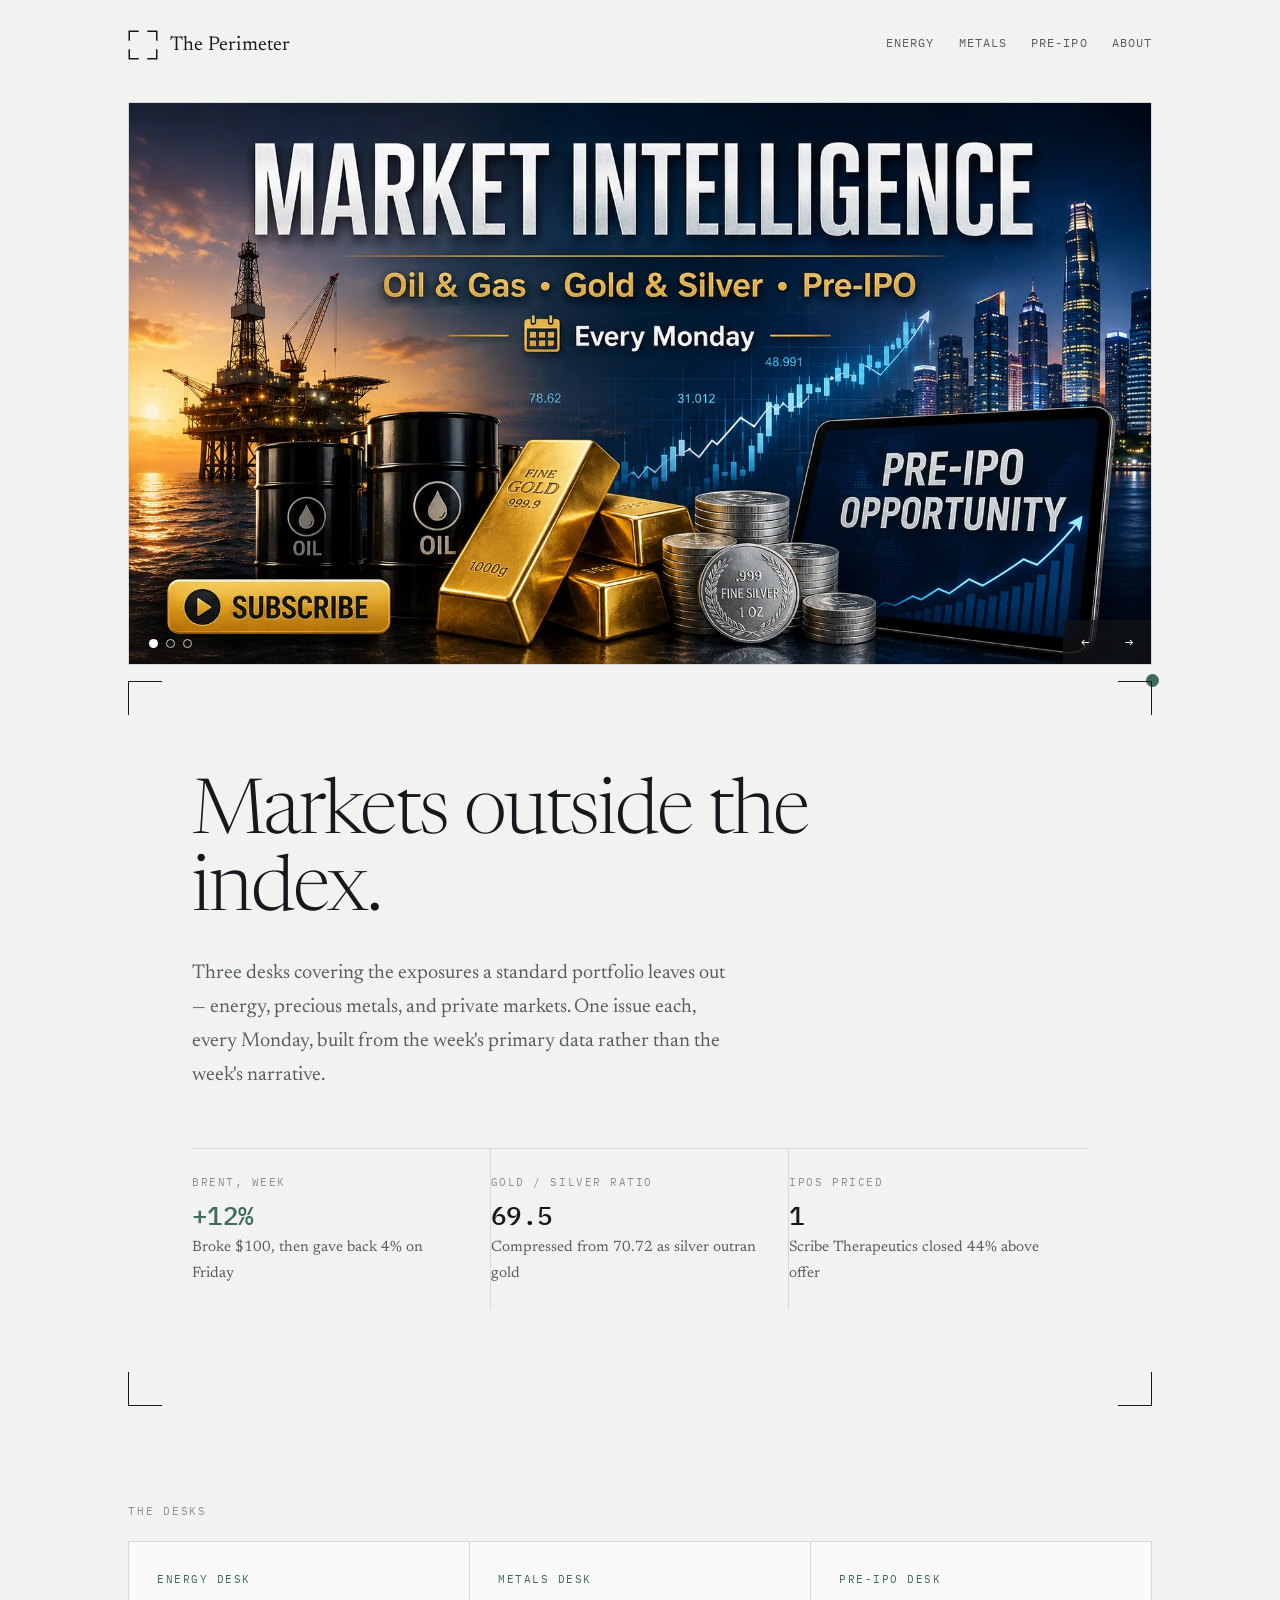
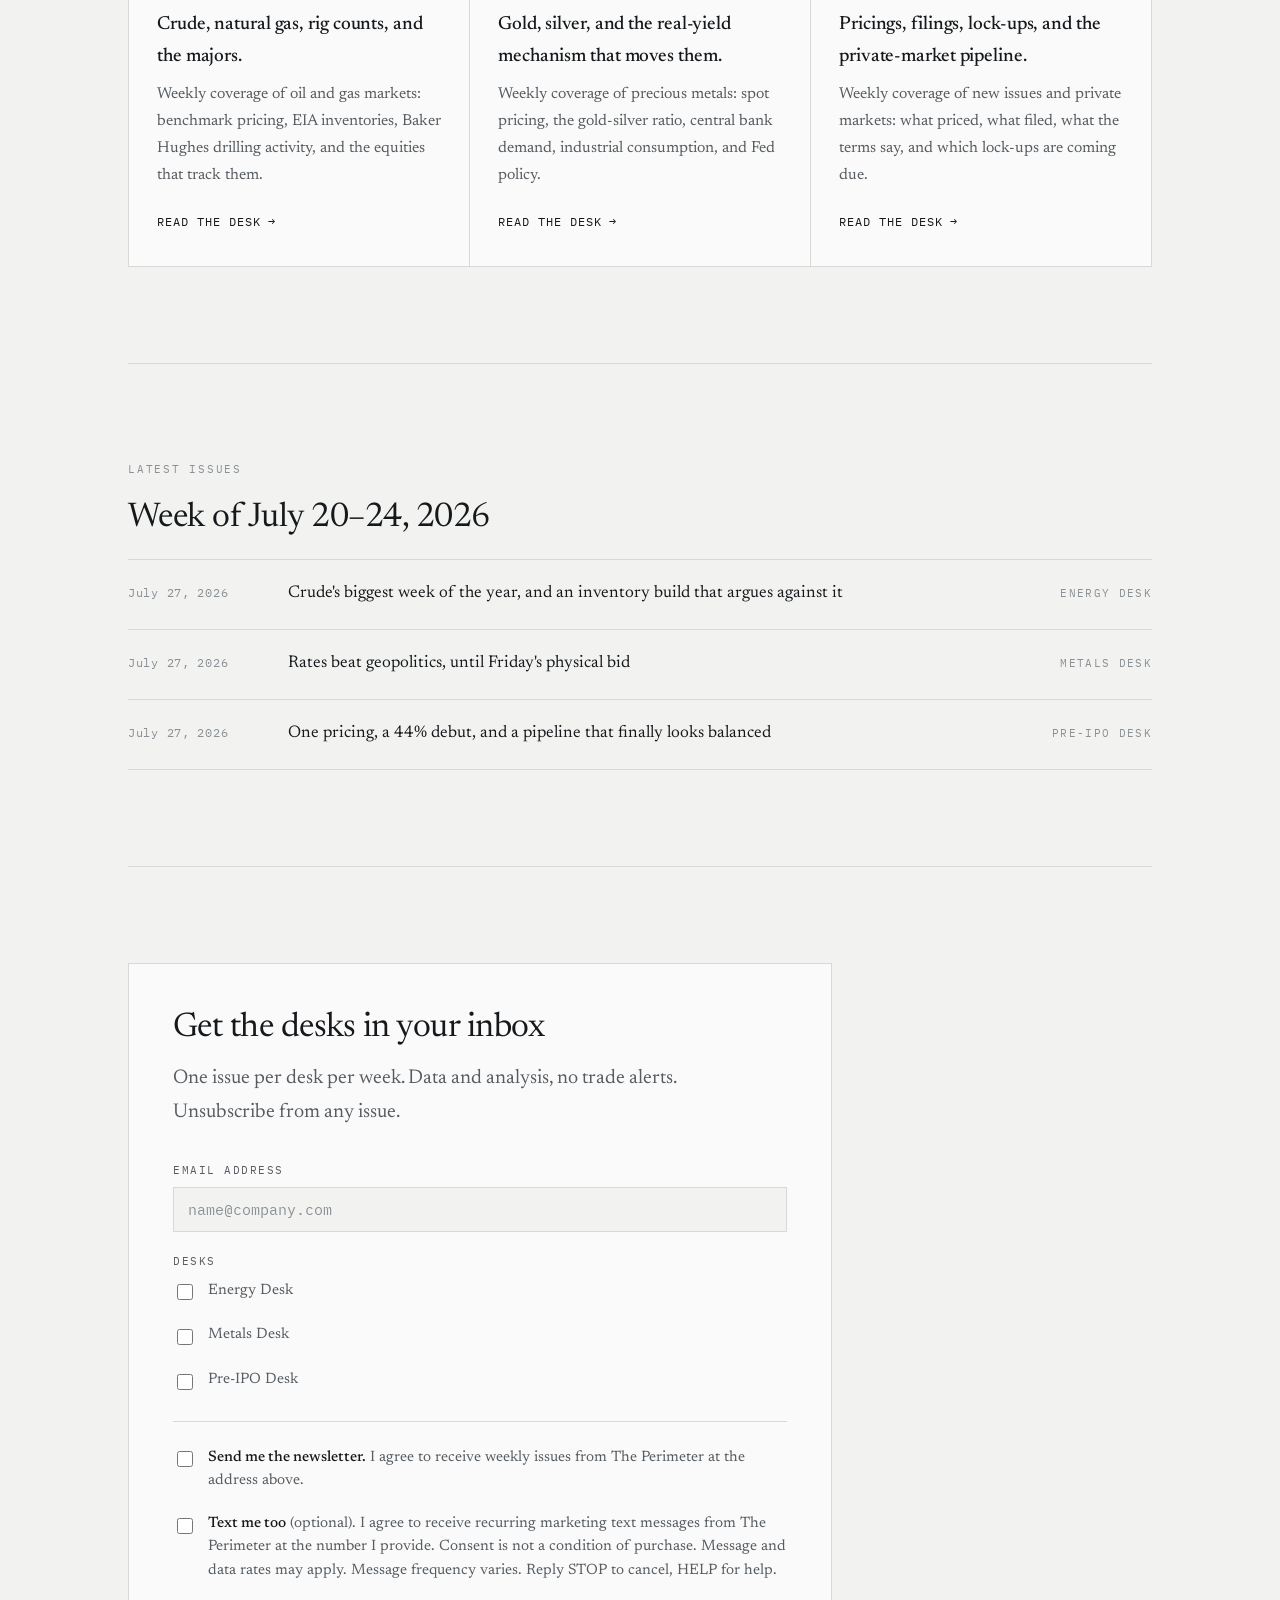
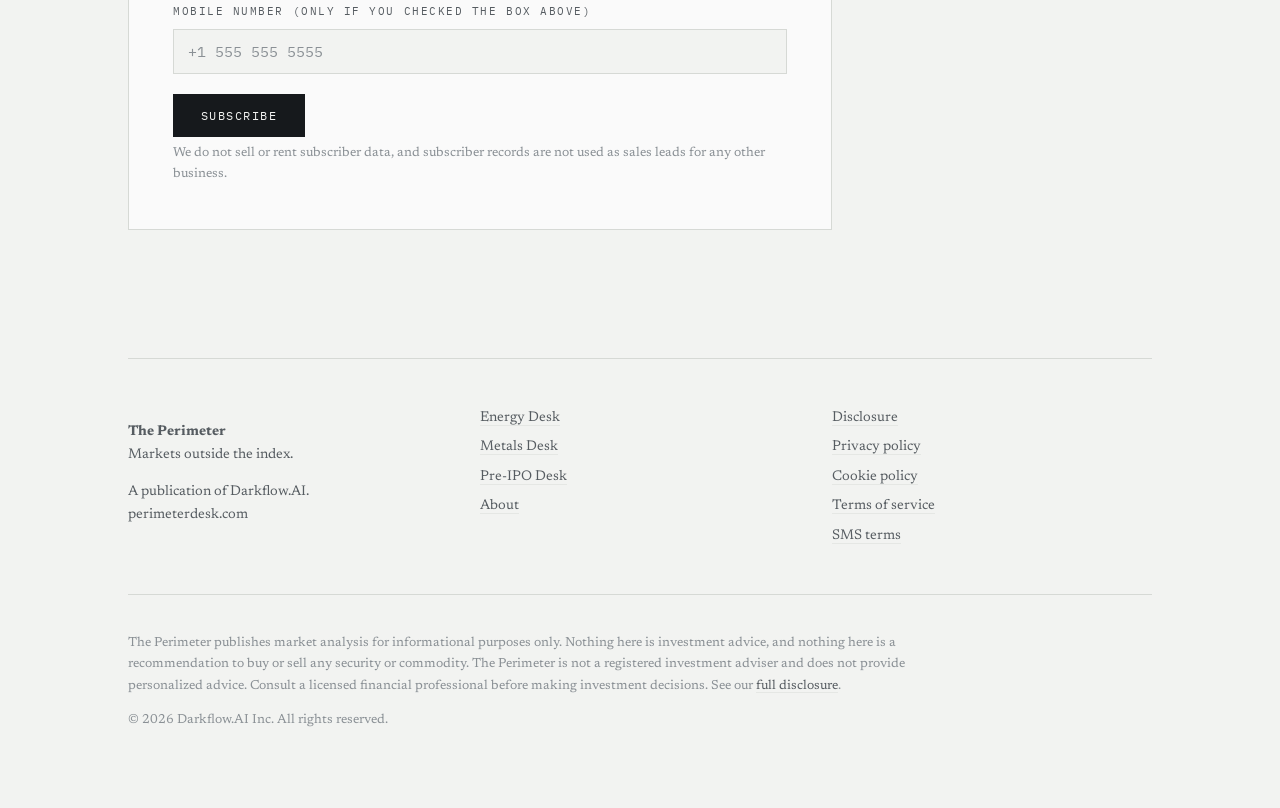
<file: index.html>
<!DOCTYPE html>
<html lang="en">
<head>
<meta charset="utf-8">
<meta name="viewport" content="width=device-width, initial-scale=1">
<title>The Perimeter — markets outside the index</title>
<meta name="description" content="Weekly research on energy, precious metals, and pre-IPO markets. Three desks, one issue each per week.">
<link rel="icon" href="assets/logo.svg" type="image/svg+xml">
<link rel="stylesheet" href="assets/style.css">
</head>
<body>
<div class="shell">
<header class="masthead">
<a class="brand" href="index.html"><svg width="30" height="30" viewBox="0 0 48 48" aria-hidden="true">
<g fill="none" stroke="#16191C" stroke-width="2.4" stroke-linecap="square">
<path d="M2,16 L2,2 L16,2"/><path d="M32,2 L46,2 L46,16"/>
<path d="M46,32 L46,46 L32,46"/><path d="M16,46 L2,46 L2,32"/></g></svg><span class="brand-name">The Perimeter</span></a>
<nav class="nav"><a href="energy.html">Energy</a><a href="metals.html">Metals</a><a href="preipo.html">Pre-IPO</a><a href="about.html">About</a></nav>
</header>
</div>
<div class="shell">

<div class="slider" role="region" aria-roledescription="carousel" aria-label="Featured">
<div class="slides">

<div class="slide is-on" role="group" aria-roledescription="slide" aria-label="1 of 3: Market intelligence">
<picture>
<source srcset="assets/img/slide-market-intelligence.webp" type="image/webp">
<img src="assets/img/slide-market-intelligence.jpg" width="1600" height="878"
alt="Market intelligence: oil and gas, gold and silver, and pre-IPO coverage, every Monday." fetchpriority="high">
</picture>
<a class="hotspot" href="#subscribe">Subscribe</a>
</div>

<div class="slide" role="group" aria-roledescription="slide" aria-label="2 of 3: This week">
<div class="slide-type">
<p class="eyebrow">Week of July 20&ndash;24</p>
<h2>Brent broke $100, then gave a third of it back.</h2>
<p>The rally was a risk premium, not a shortage &mdash; inventories built while prices ran.
The Energy Desk has the rig counts and the inventory math.</p>
<a class="slide-cta" href="energy.html">Read the Energy Desk</a>
</div>
</div>

<div class="slide" role="group" aria-roledescription="slide" aria-label="3 of 3: How we publish">
<div class="slide-type">
<p class="eyebrow">How we publish</p>
<h2>Numbers, sourced. No alerts, no picks.</h2>
<p>Every issue is built from primary data &mdash; exchange settlements, EIA and Baker Hughes
releases, SEC filings. We take no payment from any company we cover.</p>
<a class="slide-cta" href="about.html">What we publish</a>
</div>
</div>

</div>
<div class="slider-dots">
<button type="button" data-go="0" aria-current="true" aria-label="Show slide 1"></button>
<button type="button" data-go="1" aria-label="Show slide 2"></button>
<button type="button" data-go="2" aria-label="Show slide 3"></button>
</div>
<div class="slider-nav">
<button type="button" data-nav="prev" aria-label="Previous slide">&larr;</button>
<button type="button" data-nav="next" aria-label="Next slide">&rarr;</button>
</div>
</div>

<div class="perimeter">
<span class="c-bl"></span><span class="c-br"></span><span class="dot-out"></span>
<h1>Markets outside the index.</h1>
<p class="lede">Three desks covering the exposures a standard portfolio leaves out — energy,
precious metals, and private markets. One issue each, every Monday, built from the week's
primary data rather than the week's narrative.</p>

<div class="strip">
<div class="stat">
<span class="stat-label">Brent, week</span>
<span class="stat-fig up">+12%</span>
<span class="stat-note">Broke $100, then gave back 4% on Friday</span>
</div>
<div class="stat">
<span class="stat-label">Gold / silver ratio</span>
<span class="stat-fig">69.5</span>
<span class="stat-note">Compressed from 70.72 as silver outran gold</span>
</div>
<div class="stat">
<span class="stat-label">IPOs priced</span>
<span class="stat-fig">1</span>
<span class="stat-note">Scribe Therapeutics closed 44% above offer</span>
</div>
</div>
</div>

<section>
<p class="eyebrow">The desks</p>
<div class="desks"><a class="desk" href="energy.html">
<span class="desk-tag">Energy Desk</span>
<h3>Crude, natural gas, rig counts, and the majors.</h3>
<p>Weekly coverage of oil and gas markets: benchmark pricing, EIA inventories, Baker Hughes drilling activity, and the equities that track them.</p>
<span class="desk-go">Read the desk &rarr;</span></a><a class="desk" href="metals.html">
<span class="desk-tag">Metals Desk</span>
<h3>Gold, silver, and the real-yield mechanism that moves them.</h3>
<p>Weekly coverage of precious metals: spot pricing, the gold-silver ratio, central bank demand, industrial consumption, and Fed policy.</p>
<span class="desk-go">Read the desk &rarr;</span></a><a class="desk" href="preipo.html">
<span class="desk-tag">Pre-IPO Desk</span>
<h3>Pricings, filings, lock-ups, and the private-market pipeline.</h3>
<p>Weekly coverage of new issues and private markets: what priced, what filed, what the terms say, and which lock-ups are coming due.</p>
<span class="desk-go">Read the desk &rarr;</span></a></div>
</section>

<section>
<p class="eyebrow">Latest issues</p>
<h2>Week of July 20&ndash;24, 2026</h2>
<ul class="issues"><li><a href="issues/2026-07-27-energy.html">
<span class="issue-date">July 27, 2026</span>
<span class="issue-title">Crude's biggest week of the year, and an inventory build that argues against it</span>
<span class="issue-desk">Energy Desk</span></a></li><li><a href="issues/2026-07-27-metals.html">
<span class="issue-date">July 27, 2026</span>
<span class="issue-title">Rates beat geopolitics, until Friday's physical bid</span>
<span class="issue-desk">Metals Desk</span></a></li><li><a href="issues/2026-07-27-preipo.html">
<span class="issue-date">July 27, 2026</span>
<span class="issue-title">One pricing, a 44% debut, and a pipeline that finally looks balanced</span>
<span class="issue-desk">Pre-IPO Desk</span></a></li></ul>
</section>

<section id="subscribe">
<div class="signup">
<h2>Get the desks in your inbox</h2>
<p class="lede">One issue per desk per week. Data and analysis, no trade alerts. Unsubscribe from any issue.</p>
<form action="https://backend.leadconnectorhq.com/forms/submit" method="POST">
<input type="hidden" name="formId" value="REPLACE_WITH_YOUR_GHL_FORM_ID">

<div class="field">
<label for="email">Email address</label>
<input type="email" id="email" name="email" placeholder="name@company.com" required>
</div>
<div class="field">
<label for="desks">Desks</label>
<div class="check"><input type="checkbox" id="d1" name="desk_energy" value="yes"><span>Energy Desk</span></div>
<div class="check"><input type="checkbox" id="d2" name="desk_metals" value="yes"><span>Metals Desk</span></div>
<div class="check"><input type="checkbox" id="d3" name="desk_preipo" value="yes"><span>Pre-IPO Desk</span></div>
</div>
<div class="checks">
<div class="check">
<input type="checkbox" id="consent_email" name="consent_email" value="yes" required>
<span><strong>Send me the newsletter.</strong> I agree to receive weekly issues from The Perimeter
at the address above.</span>
</div>
<div class="check">
<input type="checkbox" id="consent_sms" name="consent_sms" value="yes">
<span><strong>Text me too</strong> (optional). I agree to receive recurring marketing text messages
from The Perimeter at the number I provide. Consent is not a condition of purchase. Message and data
rates may apply. Message frequency varies. Reply STOP to cancel, HELP for help.</span>
</div>
<div class="field">
<label for="phone">Mobile number (only if you checked the box above)</label>
<input type="tel" id="phone" name="phone" placeholder="+1 555 555 5555">
</div>
</div>
<button type="submit">Subscribe</button>
<p class="fineprint">We do not sell or rent subscriber data, and subscriber records are not used as
sales leads for any other business.</p>
</form>
</div>
</section>
</div>
<div class="shell">
<footer>
<div class="foot-grid">
<div>
<p><strong>The Perimeter</strong><br>Markets outside the index.</p>
<p>A publication of Darkflow.AI.<br>perimeterdesk.com</p>
</div>
<div>
<ul>
<li><a href="energy.html">Energy Desk</a></li>
<li><a href="metals.html">Metals Desk</a></li>
<li><a href="preipo.html">Pre-IPO Desk</a></li>
<li><a href="about.html">About</a></li>
</ul>
</div>
<div>
<ul>
<li><a href="disclosure.html">Disclosure</a></li>
<li><a href="privacy.html">Privacy policy</a></li>
<li><a href="cookies.html">Cookie policy</a></li>
<li><a href="terms.html">Terms of service</a></li>
<li><a href="sms.html">SMS terms</a></li>
</ul>
</div>
</div>
<div class="legal">
<p>The Perimeter publishes market analysis for informational purposes only. Nothing here is investment
advice, and nothing here is a recommendation to buy or sell any security or commodity. The Perimeter is
not a registered investment adviser and does not provide personalized advice. Consult a licensed
financial professional before making investment decisions. See our
<a href="disclosure.html">full disclosure</a>.</p>
<p>&copy; 2026 Darkflow.AI Inc. All rights reserved.</p>
</div>
</footer>
</div>
<script>
(function () {
  var root = document.querySelector('.slider');
  if (!root) return;
  var slides = Array.prototype.slice.call(root.querySelectorAll('.slide'));
  var dots = Array.prototype.slice.call(root.querySelectorAll('.slider-dots button'));
  var i = 0, timer = null;
  var still = window.matchMedia('(prefers-reduced-motion: reduce)').matches;

  function show(n) {
    i = (n + slides.length) % slides.length;
    slides.forEach(function (s, k) { s.classList.toggle('is-on', k === i); });
    dots.forEach(function (d, k) {
      if (k === i) { d.setAttribute('aria-current', 'true'); }
      else { d.removeAttribute('aria-current'); }
    });
  }
  function start() { if (still) return; stop(); timer = setInterval(function () { show(i + 1); }, 7000); }
  function stop() { if (timer) { clearInterval(timer); timer = null; } }

  root.querySelector('[data-nav="next"]').addEventListener('click', function () { show(i + 1); start(); });
  root.querySelector('[data-nav="prev"]').addEventListener('click', function () { show(i - 1); start(); });
  dots.forEach(function (d) {
    d.addEventListener('click', function () { show(parseInt(d.dataset.go, 10)); start(); });
  });

  root.addEventListener('mouseenter', stop);
  root.addEventListener('mouseleave', start);
  root.addEventListener('focusin', stop);
  root.addEventListener('focusout', start);
  root.addEventListener('keydown', function (e) {
    if (e.key === 'ArrowRight') { show(i + 1); start(); }
    if (e.key === 'ArrowLeft') { show(i - 1); start(); }
  });

  start();
})();
</script>
</body>
</html>
</file>
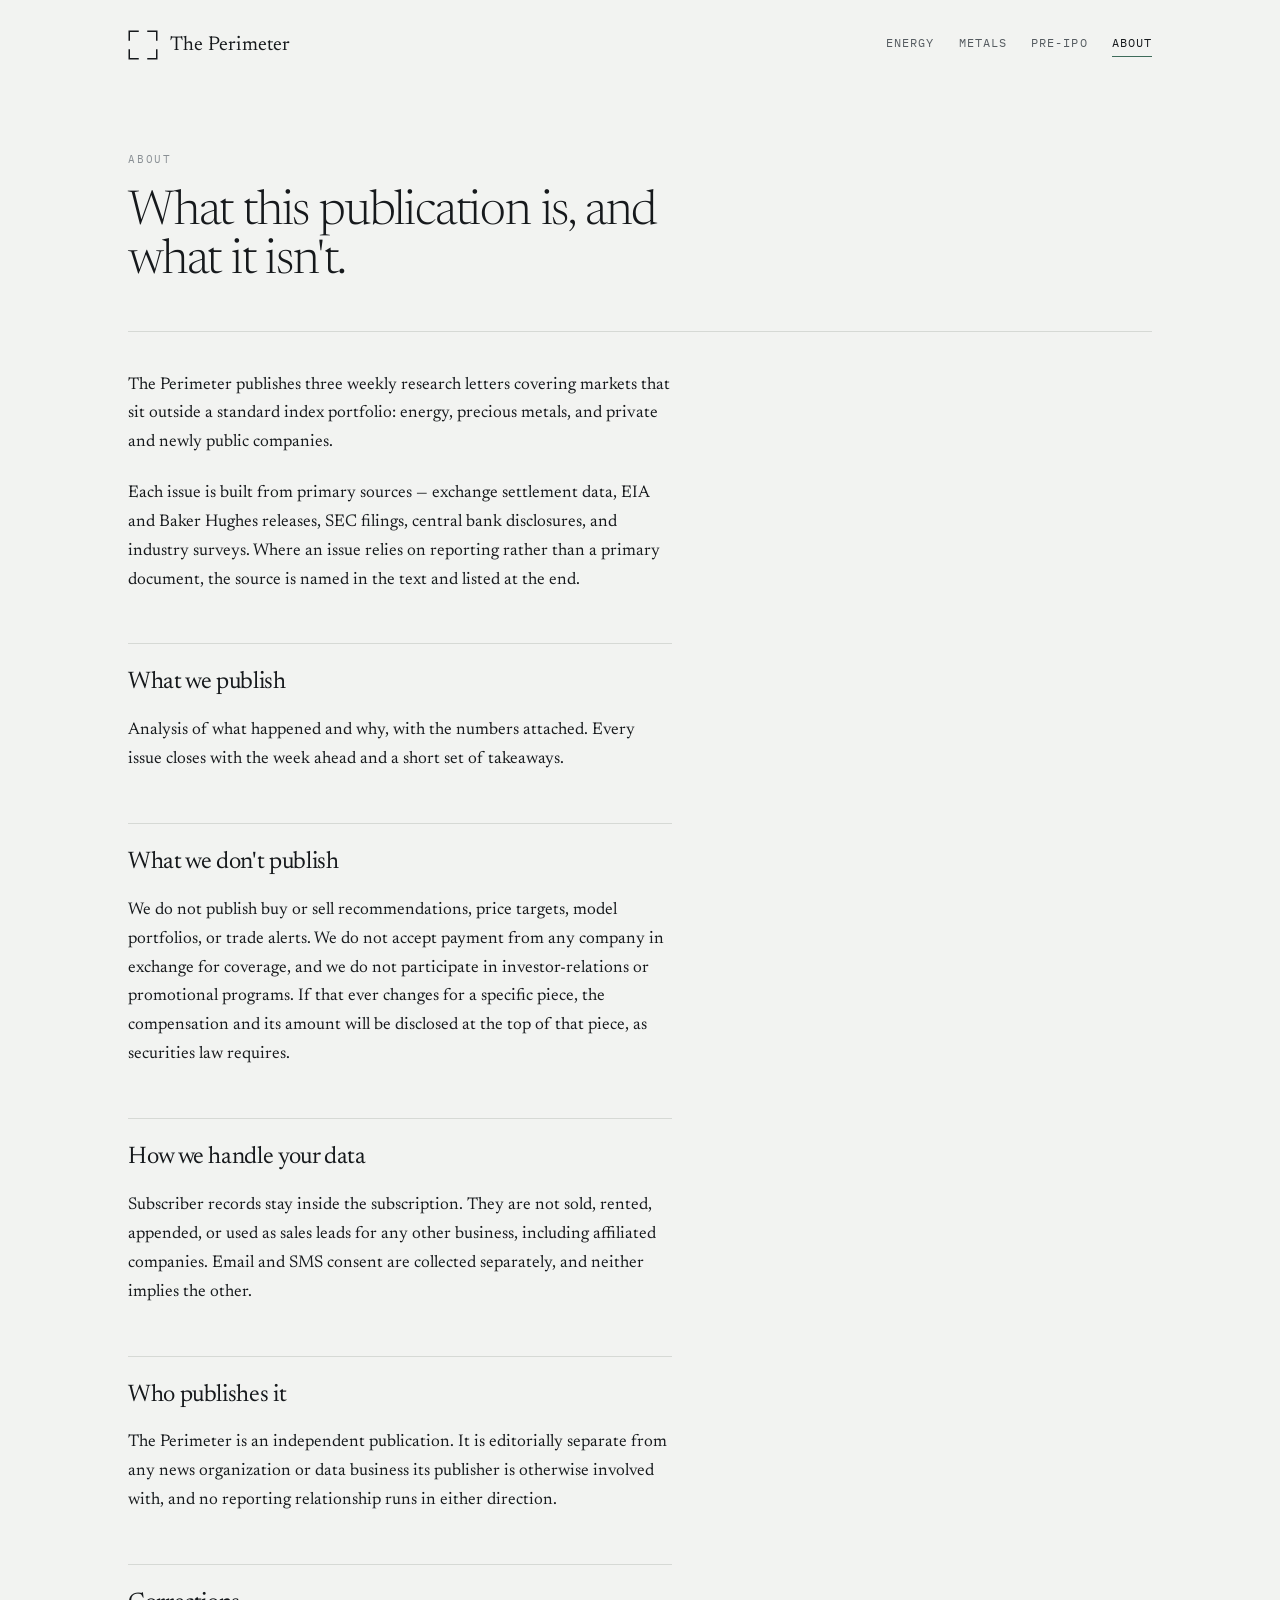
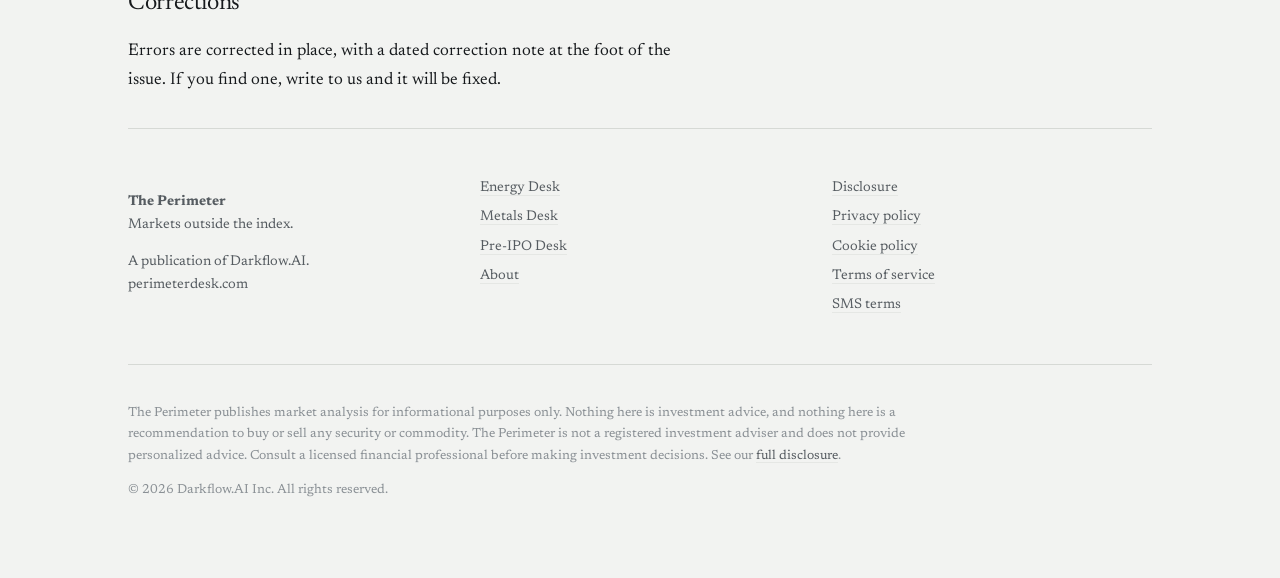
<file: about.html>
<!DOCTYPE html>
<html lang="en">
<head>
<meta charset="utf-8">
<meta name="viewport" content="width=device-width, initial-scale=1">
<title>About — The Perimeter</title>
<meta name="description" content="What The Perimeter publishes, how it is funded, and what it is not.">
<link rel="icon" href="assets/logo.svg" type="image/svg+xml">
<link rel="stylesheet" href="assets/style.css">
</head>
<body>
<div class="shell">
<header class="masthead">
<a class="brand" href="index.html"><svg width="30" height="30" viewBox="0 0 48 48" aria-hidden="true">
<g fill="none" stroke="#16191C" stroke-width="2.4" stroke-linecap="square">
<path d="M2,16 L2,2 L16,2"/><path d="M32,2 L46,2 L46,16"/>
<path d="M46,32 L46,46 L32,46"/><path d="M16,46 L2,46 L2,32"/></g></svg><span class="brand-name">The Perimeter</span></a>
<nav class="nav"><a href="energy.html">Energy</a><a href="metals.html">Metals</a><a href="preipo.html">Pre-IPO</a><a href="about.html" aria-current="page">About</a></nav>
</header>
</div>
<div class="shell">
<div class="issue-head">
<p class="eyebrow">About</p>
<h1>What this publication is, and what it isn't.</h1>
</div>
<div class="prose">
<p>The Perimeter publishes three weekly research letters covering markets that sit outside a standard
index portfolio: energy, precious metals, and private and newly public companies.</p>

<p>Each issue is built from primary sources — exchange settlement data, EIA and Baker Hughes releases,
SEC filings, central bank disclosures, and industry surveys. Where an issue relies on reporting rather
than a primary document, the source is named in the text and listed at the end.</p>

<h2>What we publish</h2>
<p>Analysis of what happened and why, with the numbers attached. Every issue closes with the week ahead
and a short set of takeaways.</p>

<h2>What we don't publish</h2>
<p>We do not publish buy or sell recommendations, price targets, model portfolios, or trade alerts.
We do not accept payment from any company in exchange for coverage, and we do not participate in
investor-relations or promotional programs. If that ever changes for a specific piece, the compensation
and its amount will be disclosed at the top of that piece, as securities law requires.</p>

<h2>How we handle your data</h2>
<p>Subscriber records stay inside the subscription. They are not sold, rented, appended, or used as
sales leads for any other business, including affiliated companies. Email and SMS consent are collected
separately, and neither implies the other.</p>

<h2>Who publishes it</h2>
<p>The Perimeter is an independent publication. It is editorially separate from any news organization
or data business its publisher is otherwise involved with, and no reporting relationship runs in either
direction.</p>

<h2>Corrections</h2>
<p>Errors are corrected in place, with a dated correction note at the foot of the issue. If you find
one, write to us and it will be fixed.</p>
</div>
</div>
<div class="shell">
<footer>
<div class="foot-grid">
<div>
<p><strong>The Perimeter</strong><br>Markets outside the index.</p>
<p>A publication of Darkflow.AI.<br>perimeterdesk.com</p>
</div>
<div>
<ul>
<li><a href="energy.html">Energy Desk</a></li>
<li><a href="metals.html">Metals Desk</a></li>
<li><a href="preipo.html">Pre-IPO Desk</a></li>
<li><a href="about.html">About</a></li>
</ul>
</div>
<div>
<ul>
<li><a href="disclosure.html">Disclosure</a></li>
<li><a href="privacy.html">Privacy policy</a></li>
<li><a href="cookies.html">Cookie policy</a></li>
<li><a href="terms.html">Terms of service</a></li>
<li><a href="sms.html">SMS terms</a></li>
</ul>
</div>
</div>
<div class="legal">
<p>The Perimeter publishes market analysis for informational purposes only. Nothing here is investment
advice, and nothing here is a recommendation to buy or sell any security or commodity. The Perimeter is
not a registered investment adviser and does not provide personalized advice. Consult a licensed
financial professional before making investment decisions. See our
<a href="disclosure.html">full disclosure</a>.</p>
<p>&copy; 2026 Darkflow.AI Inc. All rights reserved.</p>
</div>
</footer>
</div>

</body>
</html>
</file>
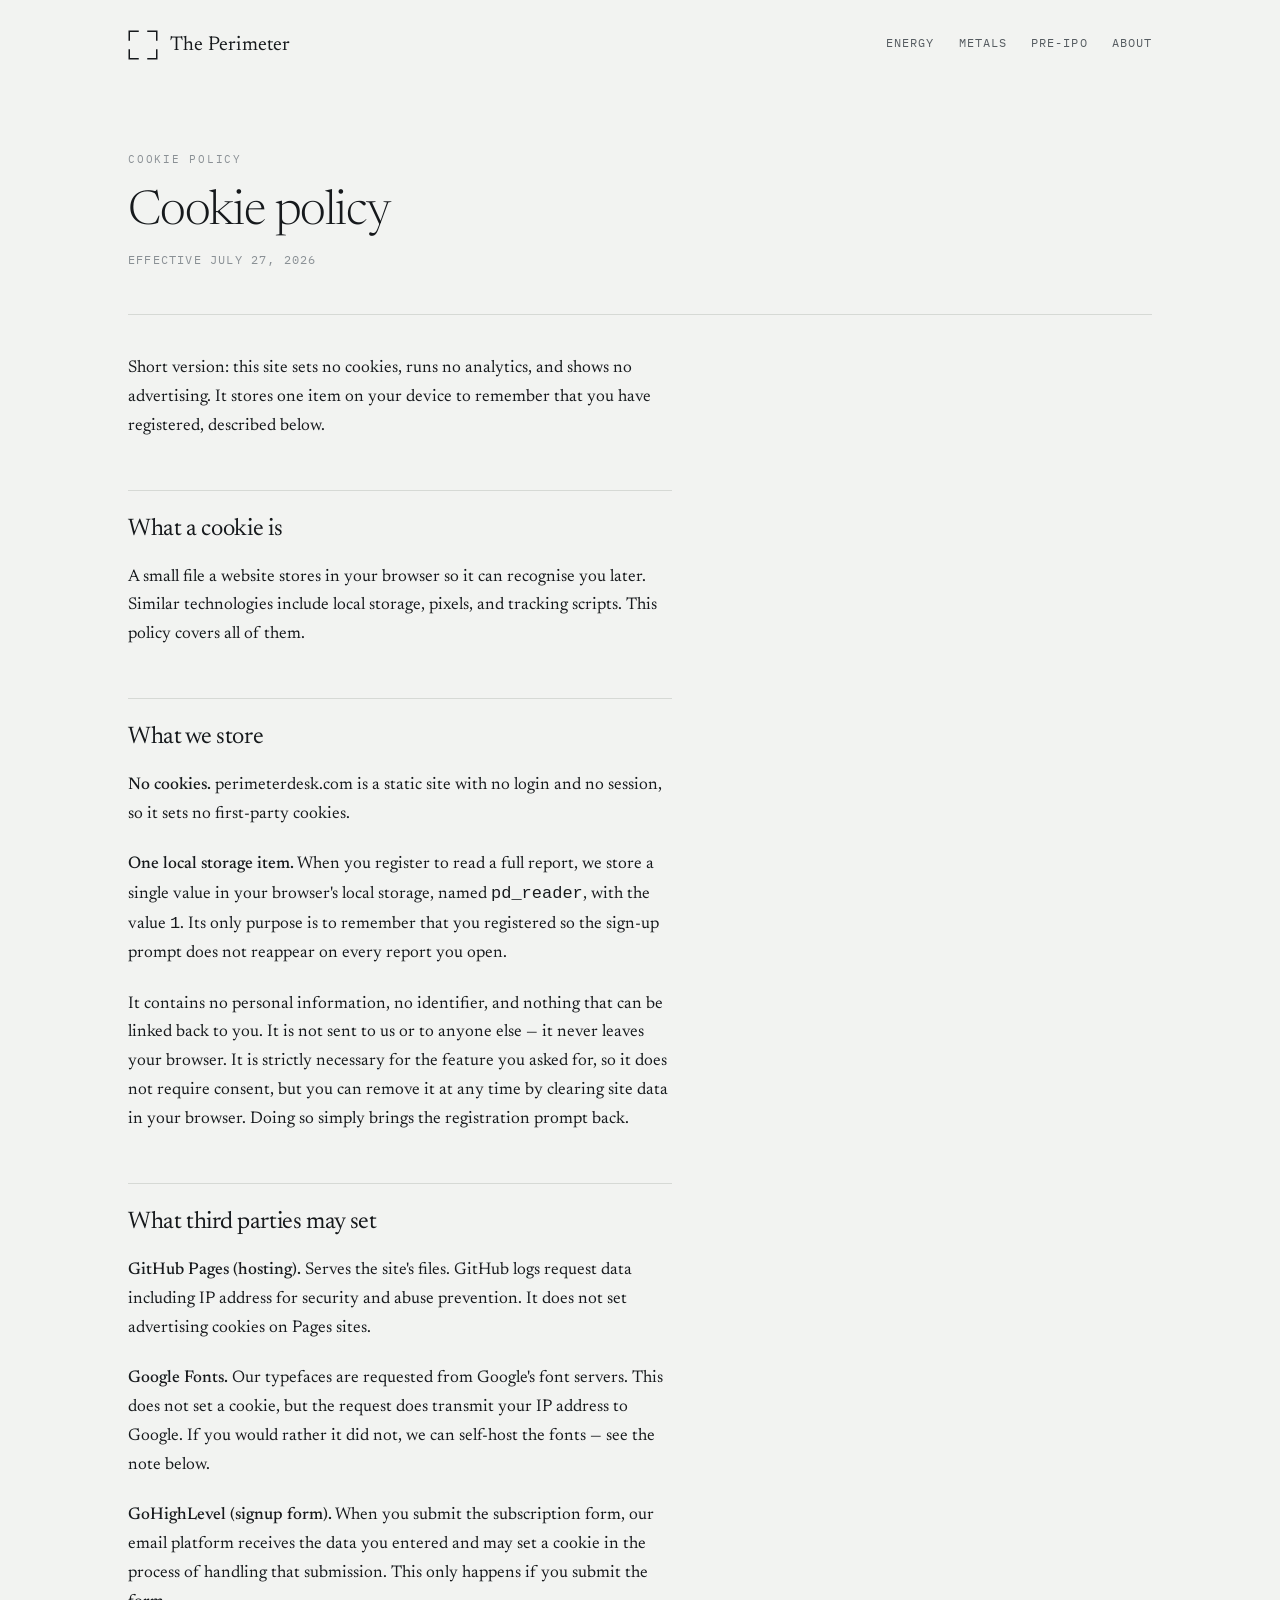
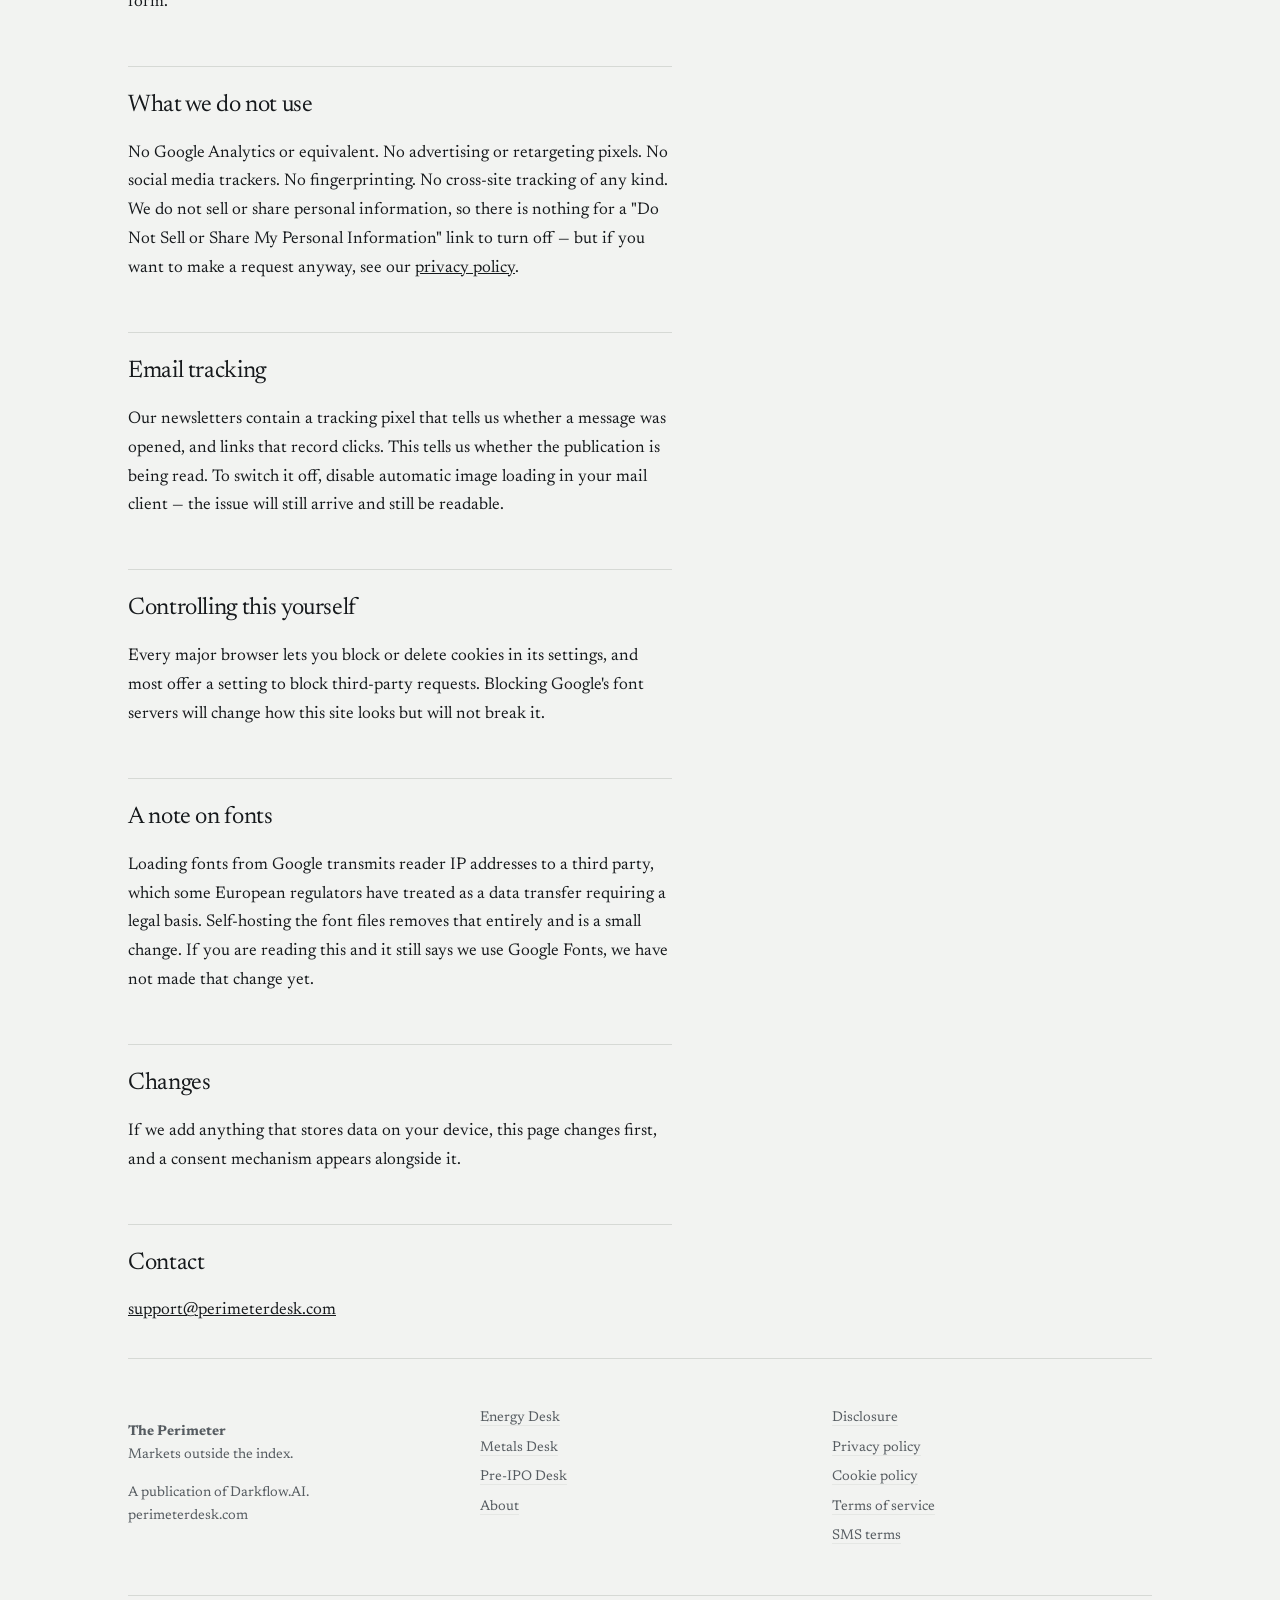
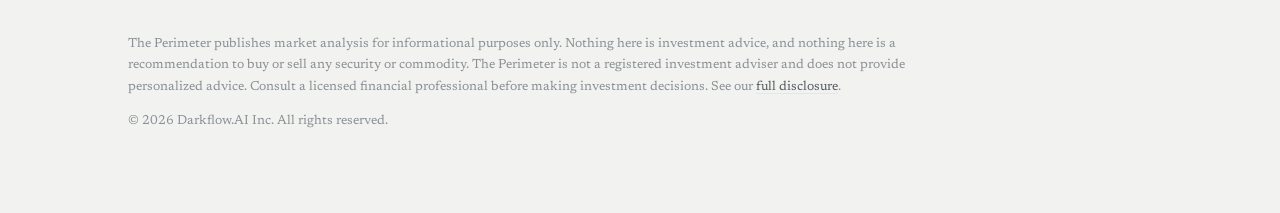
<file: cookies.html>
<!DOCTYPE html>
<html lang="en">
<head>
<meta charset="utf-8">
<meta name="viewport" content="width=device-width, initial-scale=1">
<title>Cookie policy — The Perimeter</title>
<meta name="description" content="What this site stores on your device, and what it does not.">
<link rel="icon" href="assets/logo.svg" type="image/svg+xml">
<link rel="stylesheet" href="assets/style.css">
</head>
<body>
<div class="shell">
<header class="masthead">
<a class="brand" href="index.html"><svg width="30" height="30" viewBox="0 0 48 48" aria-hidden="true">
<g fill="none" stroke="#16191C" stroke-width="2.4" stroke-linecap="square">
<path d="M2,16 L2,2 L16,2"/><path d="M32,2 L46,2 L46,16"/>
<path d="M46,32 L46,46 L32,46"/><path d="M16,46 L2,46 L2,32"/></g></svg><span class="brand-name">The Perimeter</span></a>
<nav class="nav"><a href="energy.html">Energy</a><a href="metals.html">Metals</a><a href="preipo.html">Pre-IPO</a><a href="about.html">About</a></nav>
</header>
</div>
<div class="shell">
<div class="issue-head">
<p class="eyebrow">Cookie policy</p>
<h1>Cookie policy</h1>
<p class="dateline">Effective July 27, 2026</p>
</div>
<div class="prose">
<p>Short version: this site sets no cookies, runs no analytics, and shows no advertising. It stores
one item on your device to remember that you have registered, described below.</p>

<h2>What a cookie is</h2>
<p>A small file a website stores in your browser so it can recognise you later. Similar technologies
include local storage, pixels, and tracking scripts. This policy covers all of them.</p>

<h2>What we store</h2>
<p><strong>No cookies.</strong> perimeterdesk.com is a static site with no login and no session, so it
sets no first-party cookies.</p>
<p><strong>One local storage item.</strong> When you register to read a full report, we store a single
value in your browser's local storage, named <code>pd_reader</code>, with the value <code>1</code>. Its
only purpose is to remember that you registered so the sign-up prompt does not reappear on every
report you open.</p>
<p>It contains no personal information, no identifier, and nothing that can be linked back to you. It
is not sent to us or to anyone else — it never leaves your browser. It is strictly necessary for the
feature you asked for, so it does not require consent, but you can remove it at any time by clearing
site data in your browser. Doing so simply brings the registration prompt back.</p>

<h2>What third parties may set</h2>
<p><strong>GitHub Pages (hosting).</strong> Serves the site's files. GitHub logs request data including
IP address for security and abuse prevention. It does not set advertising cookies on Pages sites.</p>
<p><strong>Google Fonts.</strong> Our typefaces are requested from Google's font servers. This does not
set a cookie, but the request does transmit your IP address to Google. If you would rather it did not,
we can self-host the fonts — see the note below.</p>
<p><strong>GoHighLevel (signup form).</strong> When you submit the subscription form, our email platform
receives the data you entered and may set a cookie in the process of handling that submission. This only
happens if you submit the form.</p>

<h2>What we do not use</h2>
<p>No Google Analytics or equivalent. No advertising or retargeting pixels. No social media trackers.
No fingerprinting. No cross-site tracking of any kind. We do not sell or share personal information, so
there is nothing for a "Do Not Sell or Share My Personal Information" link to turn off — but if you want
to make a request anyway, see our <a href="privacy.html">privacy policy</a>.</p>

<h2>Email tracking</h2>
<p>Our newsletters contain a tracking pixel that tells us whether a message was opened, and links that
record clicks. This tells us whether the publication is being read. To switch it off, disable automatic
image loading in your mail client — the issue will still arrive and still be readable.</p>

<h2>Controlling this yourself</h2>
<p>Every major browser lets you block or delete cookies in its settings, and most offer a setting to
block third-party requests. Blocking Google's font servers will change how this site looks but will not
break it.</p>

<h2>A note on fonts</h2>
<p>Loading fonts from Google transmits reader IP addresses to a third party, which some European
regulators have treated as a data transfer requiring a legal basis. Self-hosting the font files removes
that entirely and is a small change. If you are reading this and it still says we use Google Fonts, we
have not made that change yet.</p>

<h2>Changes</h2>
<p>If we add anything that stores data on your device, this page changes first, and a consent mechanism
appears alongside it.</p>

<h2>Contact</h2>
<p><a href="mailto:support@perimeterdesk.com">support@perimeterdesk.com</a></p>
</div>
</div>
<div class="shell">
<footer>
<div class="foot-grid">
<div>
<p><strong>The Perimeter</strong><br>Markets outside the index.</p>
<p>A publication of Darkflow.AI.<br>perimeterdesk.com</p>
</div>
<div>
<ul>
<li><a href="energy.html">Energy Desk</a></li>
<li><a href="metals.html">Metals Desk</a></li>
<li><a href="preipo.html">Pre-IPO Desk</a></li>
<li><a href="about.html">About</a></li>
</ul>
</div>
<div>
<ul>
<li><a href="disclosure.html">Disclosure</a></li>
<li><a href="privacy.html">Privacy policy</a></li>
<li><a href="cookies.html">Cookie policy</a></li>
<li><a href="terms.html">Terms of service</a></li>
<li><a href="sms.html">SMS terms</a></li>
</ul>
</div>
</div>
<div class="legal">
<p>The Perimeter publishes market analysis for informational purposes only. Nothing here is investment
advice, and nothing here is a recommendation to buy or sell any security or commodity. The Perimeter is
not a registered investment adviser and does not provide personalized advice. Consult a licensed
financial professional before making investment decisions. See our
<a href="disclosure.html">full disclosure</a>.</p>
<p>&copy; 2026 Darkflow.AI Inc. All rights reserved.</p>
</div>
</footer>
</div>

</body>
</html>
</file>
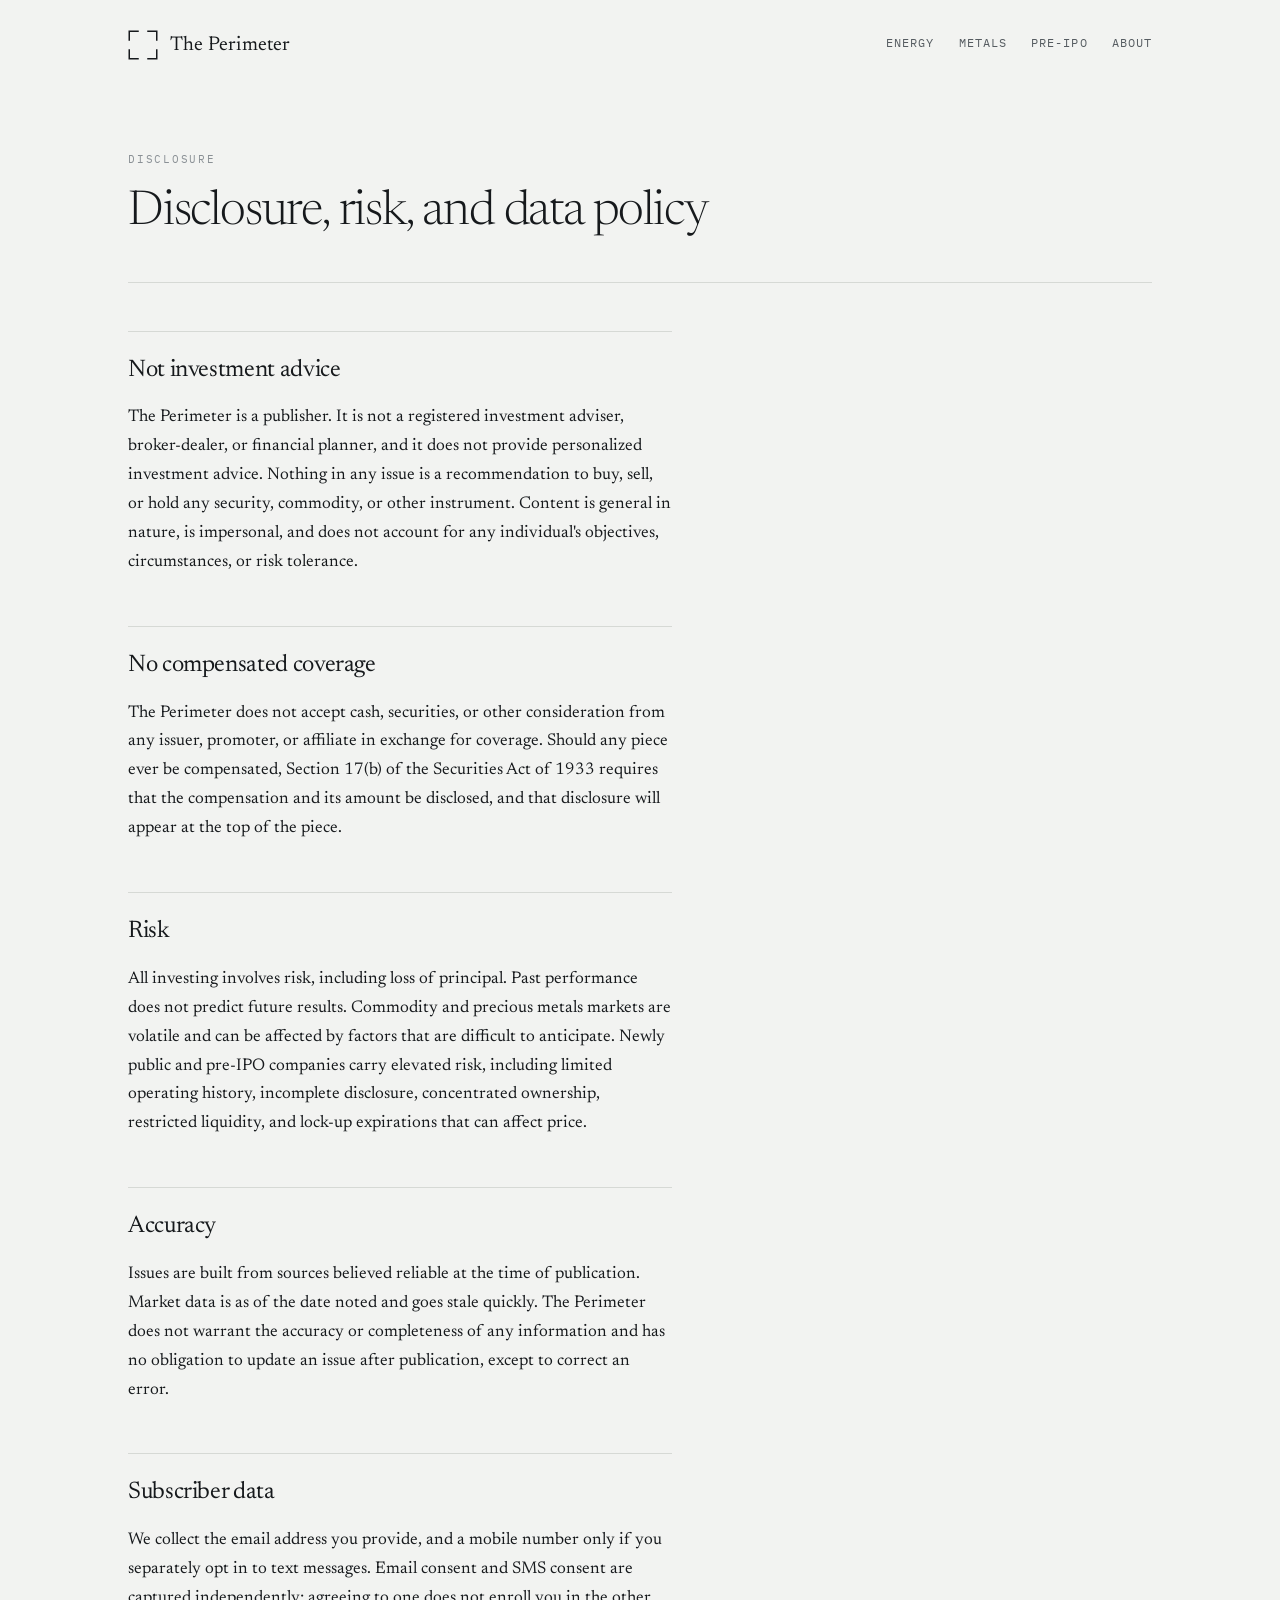
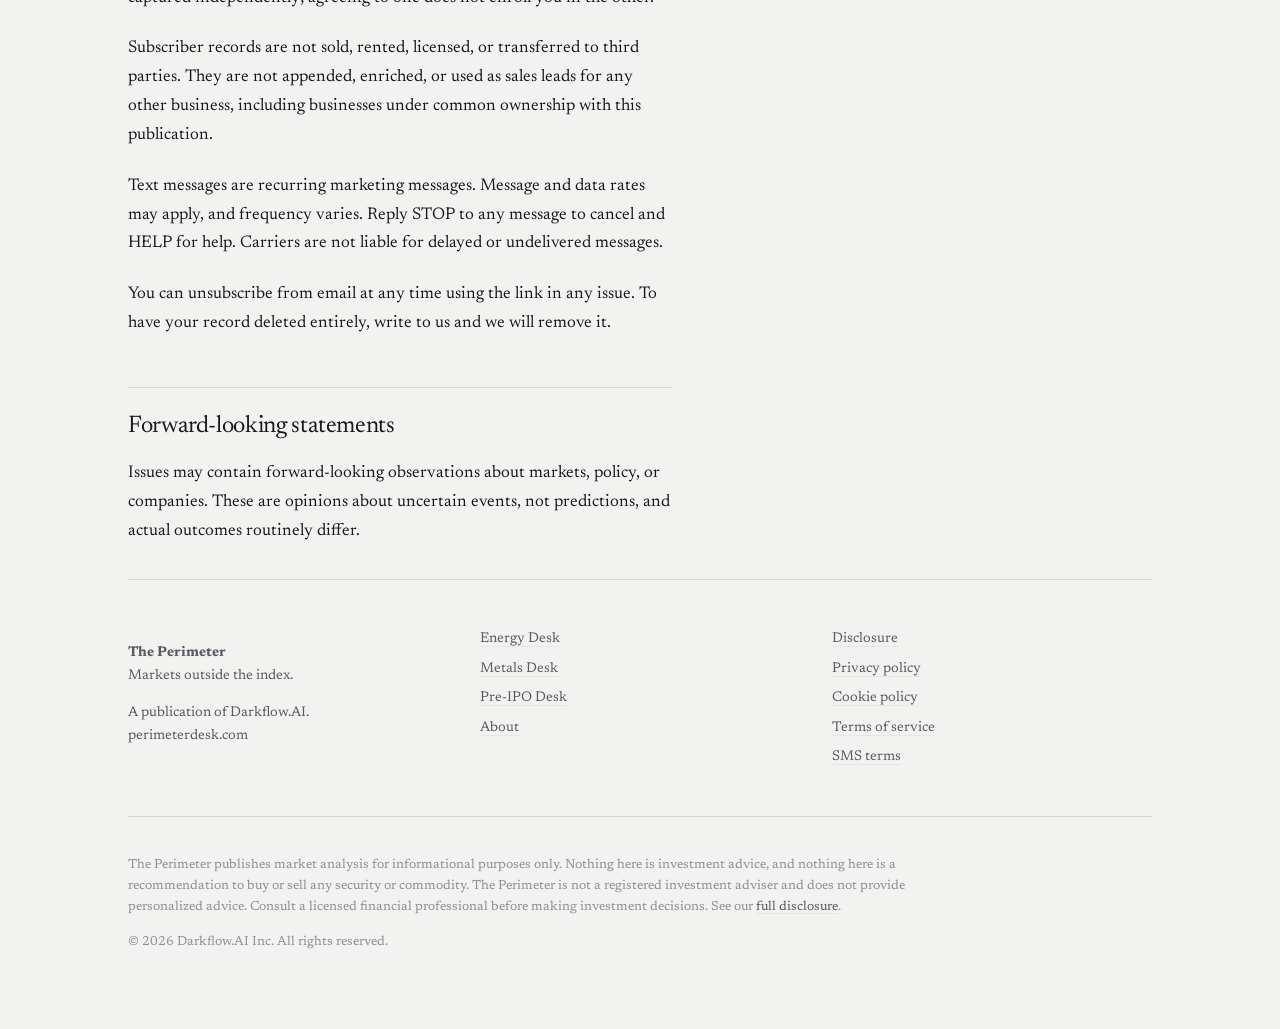
<file: disclosure.html>
<!DOCTYPE html>
<html lang="en">
<head>
<meta charset="utf-8">
<meta name="viewport" content="width=device-width, initial-scale=1">
<title>Disclosure and policy — The Perimeter</title>
<meta name="description" content="Full disclosure, risk language, and subscriber data policy.">
<link rel="icon" href="assets/logo.svg" type="image/svg+xml">
<link rel="stylesheet" href="assets/style.css">
</head>
<body>
<div class="shell">
<header class="masthead">
<a class="brand" href="index.html"><svg width="30" height="30" viewBox="0 0 48 48" aria-hidden="true">
<g fill="none" stroke="#16191C" stroke-width="2.4" stroke-linecap="square">
<path d="M2,16 L2,2 L16,2"/><path d="M32,2 L46,2 L46,16"/>
<path d="M46,32 L46,46 L32,46"/><path d="M16,46 L2,46 L2,32"/></g></svg><span class="brand-name">The Perimeter</span></a>
<nav class="nav"><a href="energy.html">Energy</a><a href="metals.html">Metals</a><a href="preipo.html">Pre-IPO</a><a href="about.html">About</a></nav>
</header>
</div>
<div class="shell">
<div class="issue-head">
<p class="eyebrow">Disclosure</p>
<h1>Disclosure, risk, and data policy</h1>
</div>
<div class="prose">
<h2>Not investment advice</h2>
<p>The Perimeter is a publisher. It is not a registered investment adviser, broker-dealer, or financial
planner, and it does not provide personalized investment advice. Nothing in any issue is a
recommendation to buy, sell, or hold any security, commodity, or other instrument. Content is general
in nature, is impersonal, and does not account for any individual's objectives, circumstances, or risk
tolerance.</p>

<h2>No compensated coverage</h2>
<p>The Perimeter does not accept cash, securities, or other consideration from any issuer, promoter, or
affiliate in exchange for coverage. Should any piece ever be compensated, Section 17(b) of the
Securities Act of 1933 requires that the compensation and its amount be disclosed, and that disclosure
will appear at the top of the piece.</p>

<h2>Risk</h2>
<p>All investing involves risk, including loss of principal. Past performance does not predict future
results. Commodity and precious metals markets are volatile and can be affected by factors that are
difficult to anticipate. Newly public and pre-IPO companies carry elevated risk, including limited
operating history, incomplete disclosure, concentrated ownership, restricted liquidity, and lock-up
expirations that can affect price.</p>

<h2>Accuracy</h2>
<p>Issues are built from sources believed reliable at the time of publication. Market data is as of the
date noted and goes stale quickly. The Perimeter does not warrant the accuracy or completeness of any
information and has no obligation to update an issue after publication, except to correct an error.</p>

<h2>Subscriber data</h2>
<p>We collect the email address you provide, and a mobile number only if you separately opt in to text
messages. Email consent and SMS consent are captured independently; agreeing to one does not enroll you
in the other.</p>
<p>Subscriber records are not sold, rented, licensed, or transferred to third parties. They are not
appended, enriched, or used as sales leads for any other business, including businesses under common
ownership with this publication.</p>
<p>Text messages are recurring marketing messages. Message and data rates may apply, and frequency
varies. Reply STOP to any message to cancel and HELP for help. Carriers are not liable for delayed or
undelivered messages.</p>
<p>You can unsubscribe from email at any time using the link in any issue. To have your record deleted
entirely, write to us and we will remove it.</p>

<h2>Forward-looking statements</h2>
<p>Issues may contain forward-looking observations about markets, policy, or companies. These are
opinions about uncertain events, not predictions, and actual outcomes routinely differ.</p>
</div>
</div>
<div class="shell">
<footer>
<div class="foot-grid">
<div>
<p><strong>The Perimeter</strong><br>Markets outside the index.</p>
<p>A publication of Darkflow.AI.<br>perimeterdesk.com</p>
</div>
<div>
<ul>
<li><a href="energy.html">Energy Desk</a></li>
<li><a href="metals.html">Metals Desk</a></li>
<li><a href="preipo.html">Pre-IPO Desk</a></li>
<li><a href="about.html">About</a></li>
</ul>
</div>
<div>
<ul>
<li><a href="disclosure.html">Disclosure</a></li>
<li><a href="privacy.html">Privacy policy</a></li>
<li><a href="cookies.html">Cookie policy</a></li>
<li><a href="terms.html">Terms of service</a></li>
<li><a href="sms.html">SMS terms</a></li>
</ul>
</div>
</div>
<div class="legal">
<p>The Perimeter publishes market analysis for informational purposes only. Nothing here is investment
advice, and nothing here is a recommendation to buy or sell any security or commodity. The Perimeter is
not a registered investment adviser and does not provide personalized advice. Consult a licensed
financial professional before making investment decisions. See our
<a href="disclosure.html">full disclosure</a>.</p>
<p>&copy; 2026 Darkflow.AI Inc. All rights reserved.</p>
</div>
</footer>
</div>

</body>
</html>
</file>
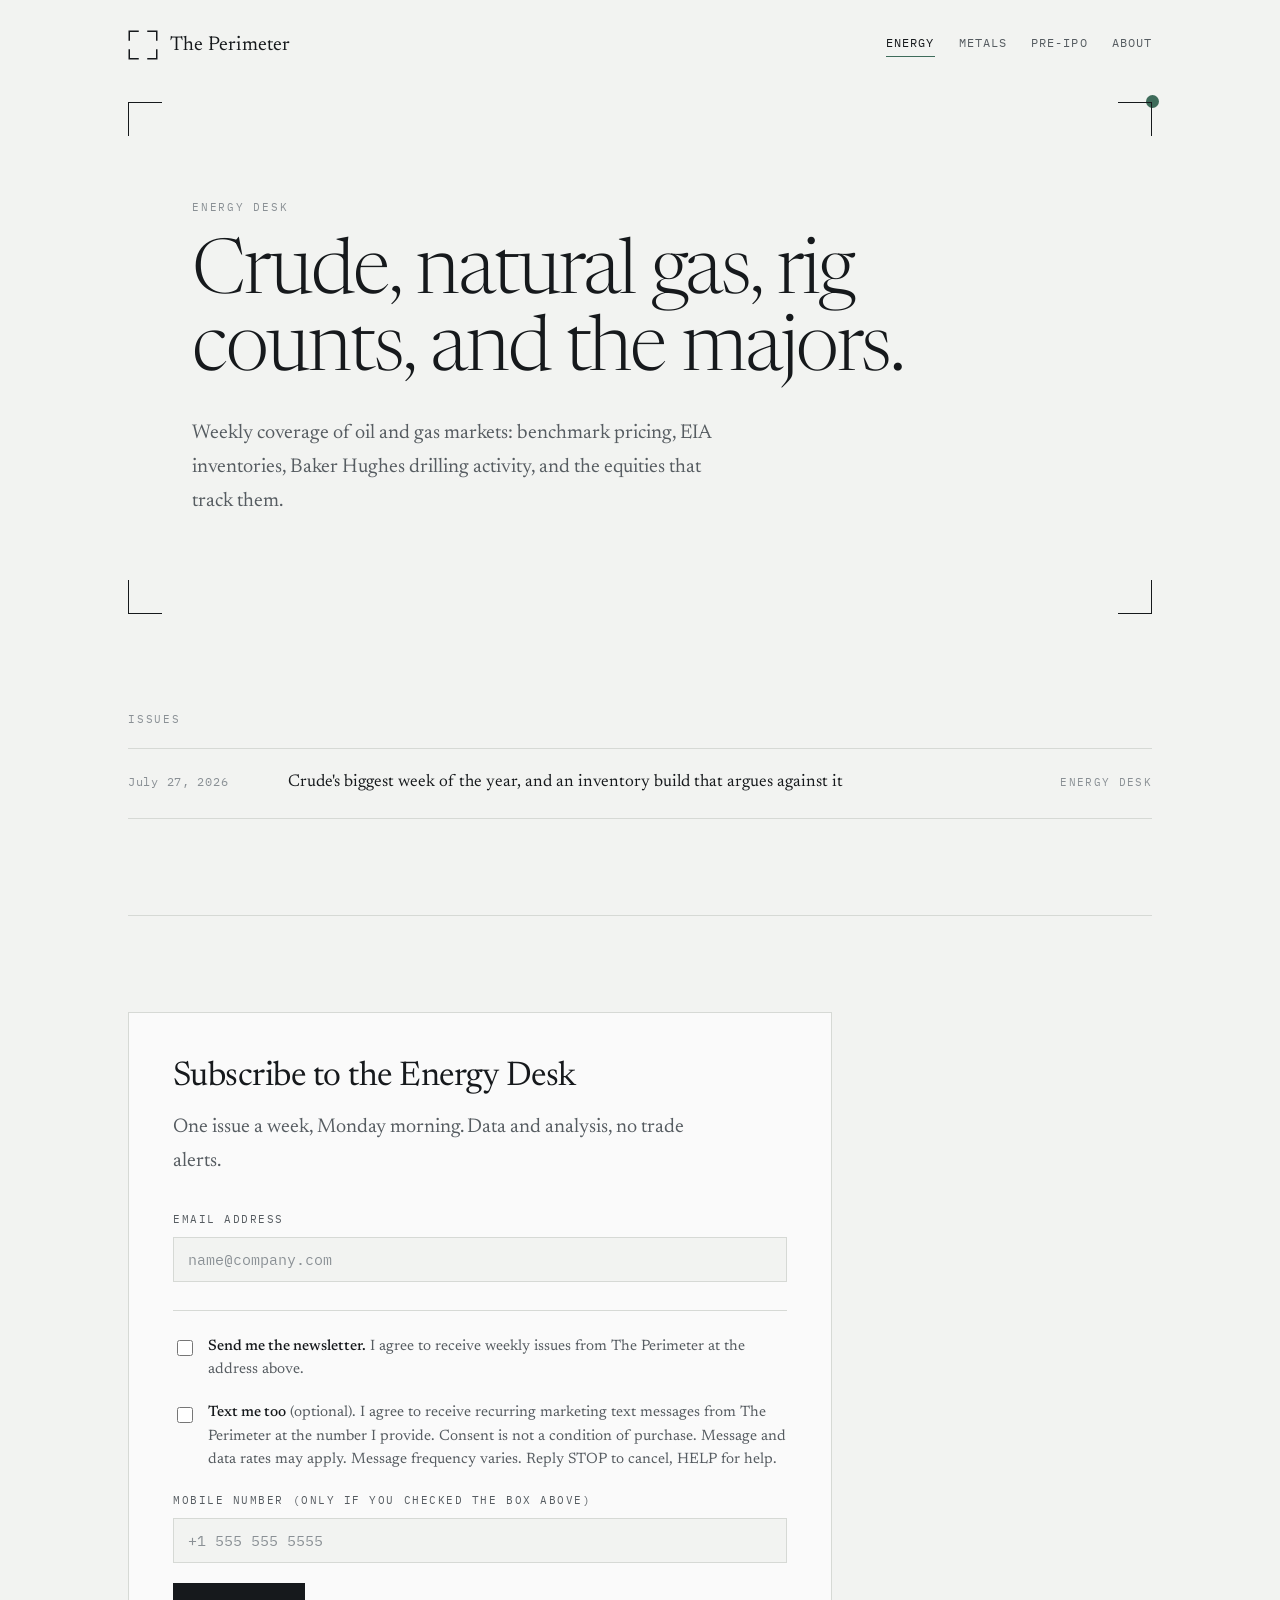
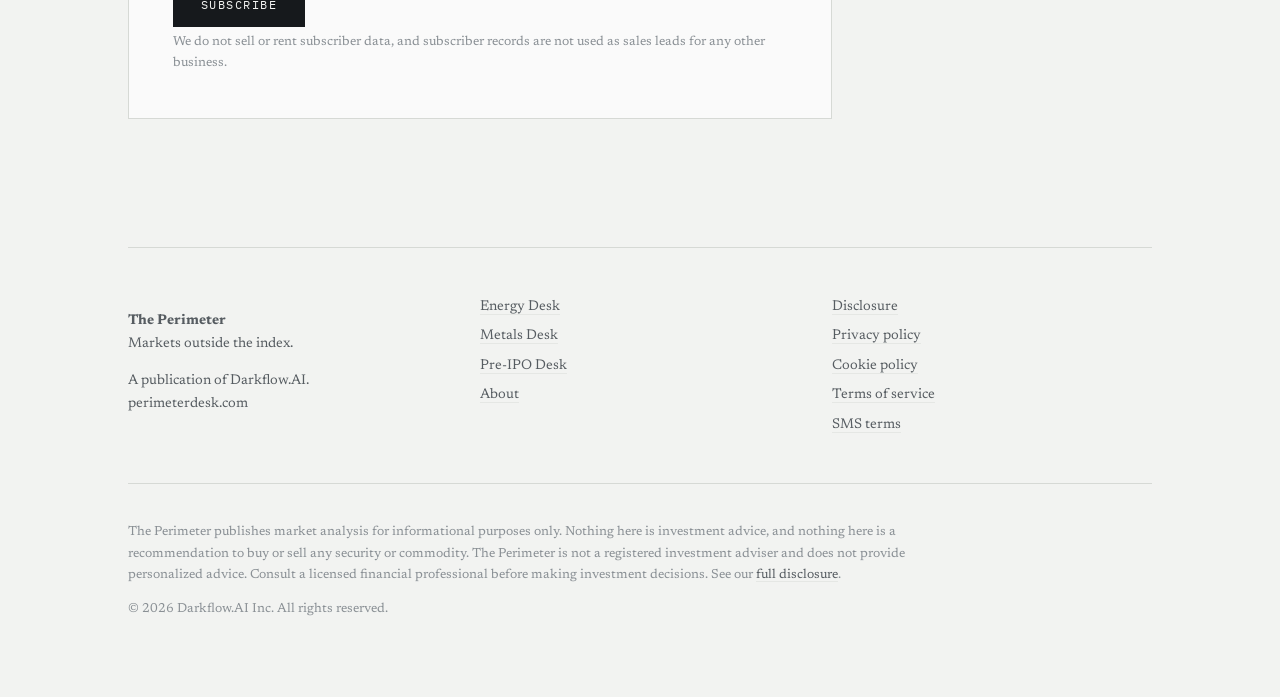
<file: energy.html>
<!DOCTYPE html>
<html lang="en">
<head>
<meta charset="utf-8">
<meta name="viewport" content="width=device-width, initial-scale=1">
<title>Energy Desk — The Perimeter</title>
<meta name="description" content="Weekly coverage of oil and gas markets: benchmark pricing, EIA inventories, Baker Hughes drilling activity, and the equities that track them.">
<link rel="icon" href="assets/logo.svg" type="image/svg+xml">
<link rel="stylesheet" href="assets/style.css">
</head>
<body>
<div class="shell">
<header class="masthead">
<a class="brand" href="index.html"><svg width="30" height="30" viewBox="0 0 48 48" aria-hidden="true">
<g fill="none" stroke="#16191C" stroke-width="2.4" stroke-linecap="square">
<path d="M2,16 L2,2 L16,2"/><path d="M32,2 L46,2 L46,16"/>
<path d="M46,32 L46,46 L32,46"/><path d="M16,46 L2,46 L2,32"/></g></svg><span class="brand-name">The Perimeter</span></a>
<nav class="nav"><a href="energy.html" aria-current="page">Energy</a><a href="metals.html">Metals</a><a href="preipo.html">Pre-IPO</a><a href="about.html">About</a></nav>
</header>
</div>
<div class="shell">
<div class="perimeter">
<span class="c-bl"></span><span class="c-br"></span><span class="dot-out"></span>
<p class="eyebrow">Energy Desk</p>
<h1>Crude, natural gas, rig counts, and the majors.</h1>
<p class="lede">Weekly coverage of oil and gas markets: benchmark pricing, EIA inventories, Baker Hughes drilling activity, and the equities that track them.</p>
</div>

<section>
<p class="eyebrow">Issues</p>
<ul class="issues"><li><a href="issues/2026-07-27-energy.html">
<span class="issue-date">July 27, 2026</span>
<span class="issue-title">Crude's biggest week of the year, and an inventory build that argues against it</span>
<span class="issue-desk">Energy Desk</span></a></li></ul>
</section>

<section>
<div class="signup">
<h2>Subscribe to the Energy Desk</h2>
<p class="lede">One issue a week, Monday morning. Data and analysis, no trade alerts.</p>
<form action="https://backend.leadconnectorhq.com/forms/submit" method="POST">
<input type="hidden" name="formId" value="REPLACE_WITH_YOUR_GHL_FORM_ID">
<input type="hidden" name="desk" value="energy">
<div class="field">
<label for="email">Email address</label>
<input type="email" id="email" name="email" placeholder="name@company.com" required>
</div>

<div class="checks">
<div class="check">
<input type="checkbox" id="consent_email" name="consent_email" value="yes" required>
<span><strong>Send me the newsletter.</strong> I agree to receive weekly issues from The Perimeter
at the address above.</span>
</div>
<div class="check">
<input type="checkbox" id="consent_sms" name="consent_sms" value="yes">
<span><strong>Text me too</strong> (optional). I agree to receive recurring marketing text messages
from The Perimeter at the number I provide. Consent is not a condition of purchase. Message and data
rates may apply. Message frequency varies. Reply STOP to cancel, HELP for help.</span>
</div>
<div class="field">
<label for="phone">Mobile number (only if you checked the box above)</label>
<input type="tel" id="phone" name="phone" placeholder="+1 555 555 5555">
</div>
</div>
<button type="submit">Subscribe</button>
<p class="fineprint">We do not sell or rent subscriber data, and subscriber records are not used as
sales leads for any other business.</p>
</form>
</div>
</section>
</div>
<div class="shell">
<footer>
<div class="foot-grid">
<div>
<p><strong>The Perimeter</strong><br>Markets outside the index.</p>
<p>A publication of Darkflow.AI.<br>perimeterdesk.com</p>
</div>
<div>
<ul>
<li><a href="energy.html">Energy Desk</a></li>
<li><a href="metals.html">Metals Desk</a></li>
<li><a href="preipo.html">Pre-IPO Desk</a></li>
<li><a href="about.html">About</a></li>
</ul>
</div>
<div>
<ul>
<li><a href="disclosure.html">Disclosure</a></li>
<li><a href="privacy.html">Privacy policy</a></li>
<li><a href="cookies.html">Cookie policy</a></li>
<li><a href="terms.html">Terms of service</a></li>
<li><a href="sms.html">SMS terms</a></li>
</ul>
</div>
</div>
<div class="legal">
<p>The Perimeter publishes market analysis for informational purposes only. Nothing here is investment
advice, and nothing here is a recommendation to buy or sell any security or commodity. The Perimeter is
not a registered investment adviser and does not provide personalized advice. Consult a licensed
financial professional before making investment decisions. See our
<a href="disclosure.html">full disclosure</a>.</p>
<p>&copy; 2026 Darkflow.AI Inc. All rights reserved.</p>
</div>
</footer>
</div>

</body>
</html>
</file>
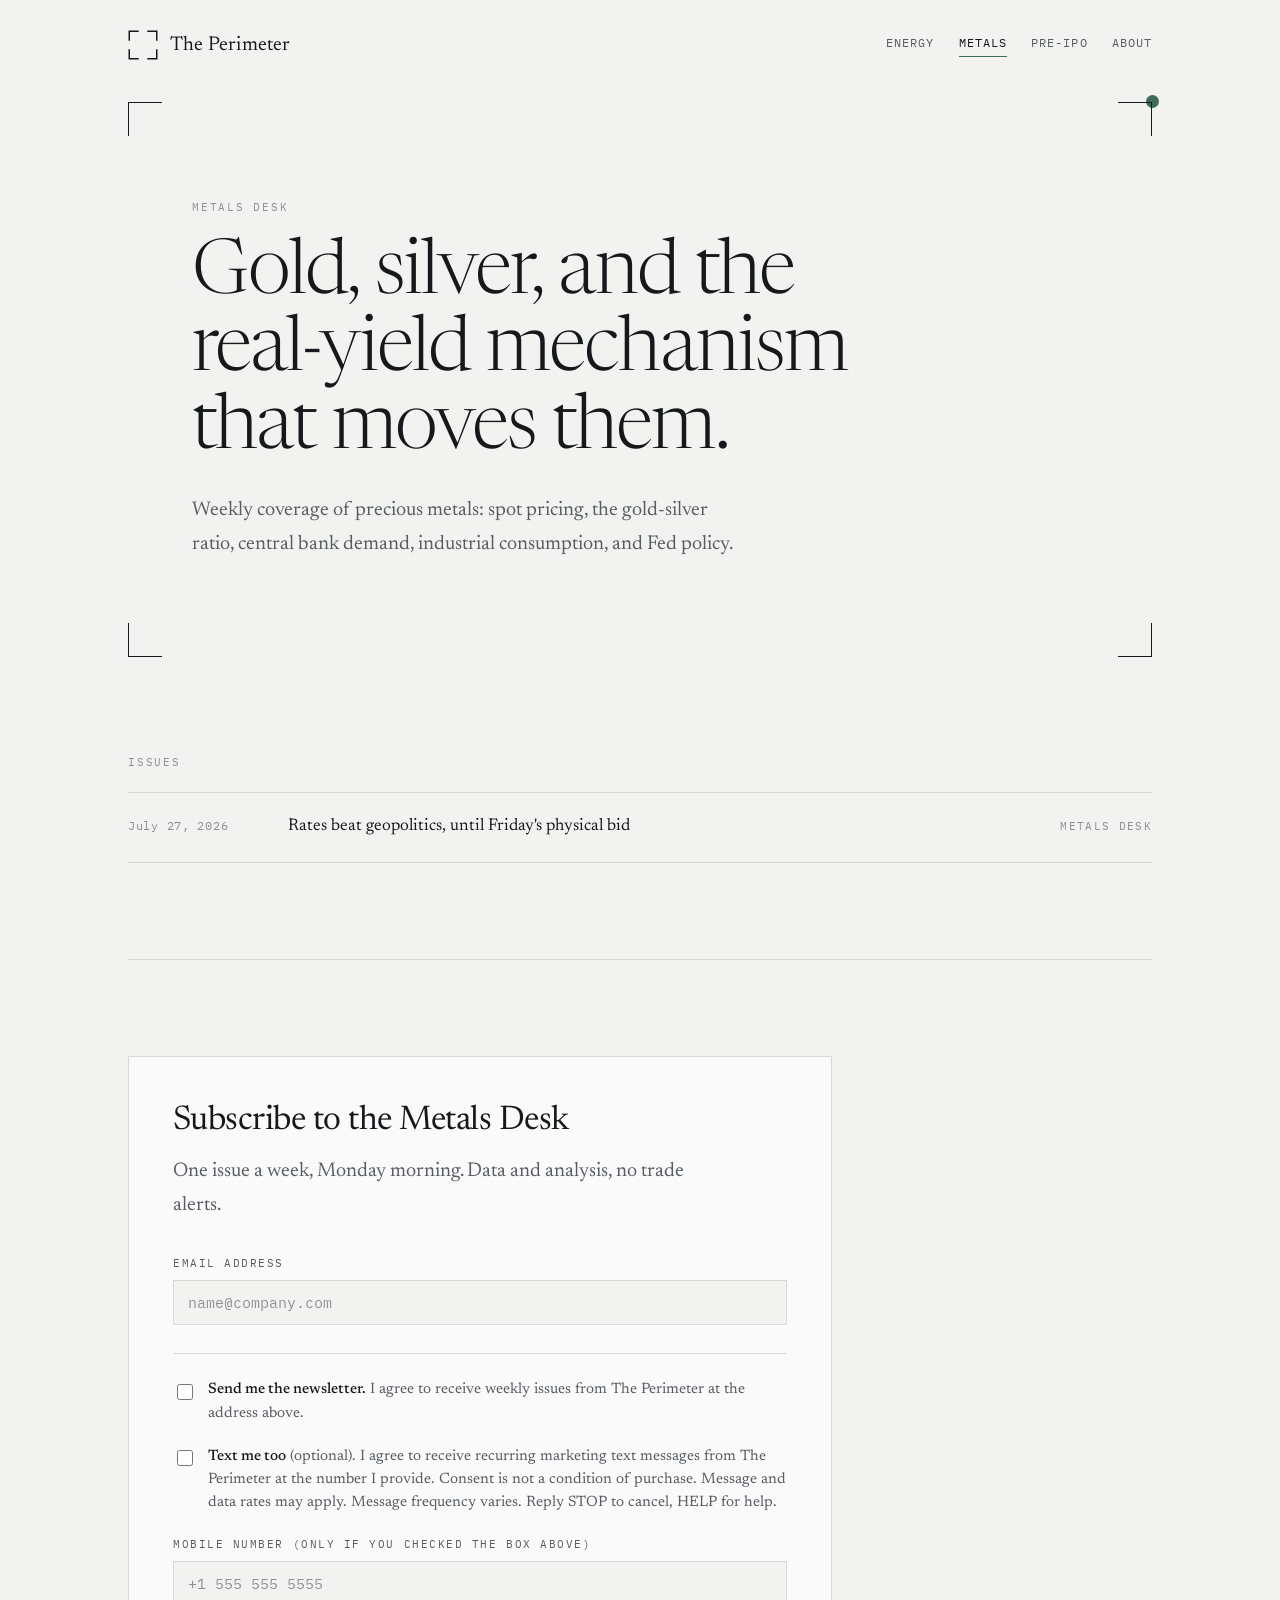
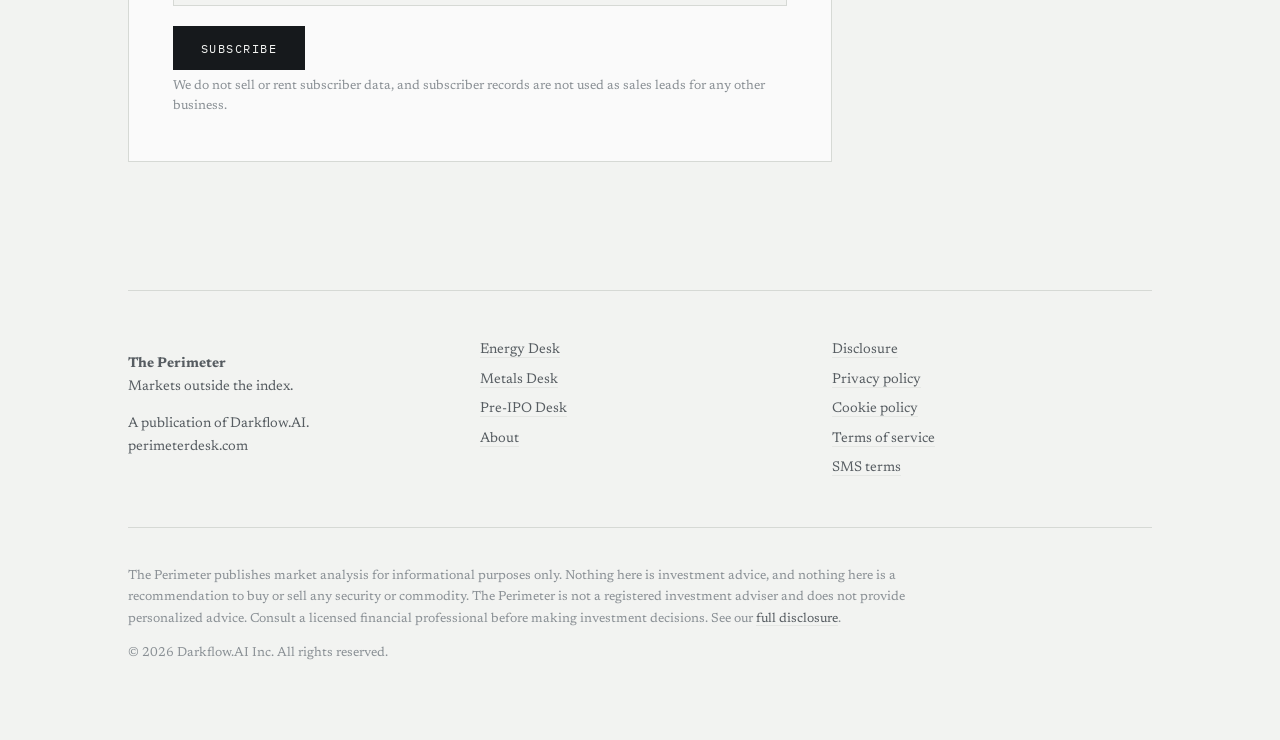
<file: metals.html>
<!DOCTYPE html>
<html lang="en">
<head>
<meta charset="utf-8">
<meta name="viewport" content="width=device-width, initial-scale=1">
<title>Metals Desk — The Perimeter</title>
<meta name="description" content="Weekly coverage of precious metals: spot pricing, the gold-silver ratio, central bank demand, industrial consumption, and Fed policy.">
<link rel="icon" href="assets/logo.svg" type="image/svg+xml">
<link rel="stylesheet" href="assets/style.css">
</head>
<body>
<div class="shell">
<header class="masthead">
<a class="brand" href="index.html"><svg width="30" height="30" viewBox="0 0 48 48" aria-hidden="true">
<g fill="none" stroke="#16191C" stroke-width="2.4" stroke-linecap="square">
<path d="M2,16 L2,2 L16,2"/><path d="M32,2 L46,2 L46,16"/>
<path d="M46,32 L46,46 L32,46"/><path d="M16,46 L2,46 L2,32"/></g></svg><span class="brand-name">The Perimeter</span></a>
<nav class="nav"><a href="energy.html">Energy</a><a href="metals.html" aria-current="page">Metals</a><a href="preipo.html">Pre-IPO</a><a href="about.html">About</a></nav>
</header>
</div>
<div class="shell">
<div class="perimeter">
<span class="c-bl"></span><span class="c-br"></span><span class="dot-out"></span>
<p class="eyebrow">Metals Desk</p>
<h1>Gold, silver, and the real-yield mechanism that moves them.</h1>
<p class="lede">Weekly coverage of precious metals: spot pricing, the gold-silver ratio, central bank demand, industrial consumption, and Fed policy.</p>
</div>

<section>
<p class="eyebrow">Issues</p>
<ul class="issues"><li><a href="issues/2026-07-27-metals.html">
<span class="issue-date">July 27, 2026</span>
<span class="issue-title">Rates beat geopolitics, until Friday's physical bid</span>
<span class="issue-desk">Metals Desk</span></a></li></ul>
</section>

<section>
<div class="signup">
<h2>Subscribe to the Metals Desk</h2>
<p class="lede">One issue a week, Monday morning. Data and analysis, no trade alerts.</p>
<form action="https://backend.leadconnectorhq.com/forms/submit" method="POST">
<input type="hidden" name="formId" value="REPLACE_WITH_YOUR_GHL_FORM_ID">
<input type="hidden" name="desk" value="metals">
<div class="field">
<label for="email">Email address</label>
<input type="email" id="email" name="email" placeholder="name@company.com" required>
</div>

<div class="checks">
<div class="check">
<input type="checkbox" id="consent_email" name="consent_email" value="yes" required>
<span><strong>Send me the newsletter.</strong> I agree to receive weekly issues from The Perimeter
at the address above.</span>
</div>
<div class="check">
<input type="checkbox" id="consent_sms" name="consent_sms" value="yes">
<span><strong>Text me too</strong> (optional). I agree to receive recurring marketing text messages
from The Perimeter at the number I provide. Consent is not a condition of purchase. Message and data
rates may apply. Message frequency varies. Reply STOP to cancel, HELP for help.</span>
</div>
<div class="field">
<label for="phone">Mobile number (only if you checked the box above)</label>
<input type="tel" id="phone" name="phone" placeholder="+1 555 555 5555">
</div>
</div>
<button type="submit">Subscribe</button>
<p class="fineprint">We do not sell or rent subscriber data, and subscriber records are not used as
sales leads for any other business.</p>
</form>
</div>
</section>
</div>
<div class="shell">
<footer>
<div class="foot-grid">
<div>
<p><strong>The Perimeter</strong><br>Markets outside the index.</p>
<p>A publication of Darkflow.AI.<br>perimeterdesk.com</p>
</div>
<div>
<ul>
<li><a href="energy.html">Energy Desk</a></li>
<li><a href="metals.html">Metals Desk</a></li>
<li><a href="preipo.html">Pre-IPO Desk</a></li>
<li><a href="about.html">About</a></li>
</ul>
</div>
<div>
<ul>
<li><a href="disclosure.html">Disclosure</a></li>
<li><a href="privacy.html">Privacy policy</a></li>
<li><a href="cookies.html">Cookie policy</a></li>
<li><a href="terms.html">Terms of service</a></li>
<li><a href="sms.html">SMS terms</a></li>
</ul>
</div>
</div>
<div class="legal">
<p>The Perimeter publishes market analysis for informational purposes only. Nothing here is investment
advice, and nothing here is a recommendation to buy or sell any security or commodity. The Perimeter is
not a registered investment adviser and does not provide personalized advice. Consult a licensed
financial professional before making investment decisions. See our
<a href="disclosure.html">full disclosure</a>.</p>
<p>&copy; 2026 Darkflow.AI Inc. All rights reserved.</p>
</div>
</footer>
</div>

</body>
</html>
</file>
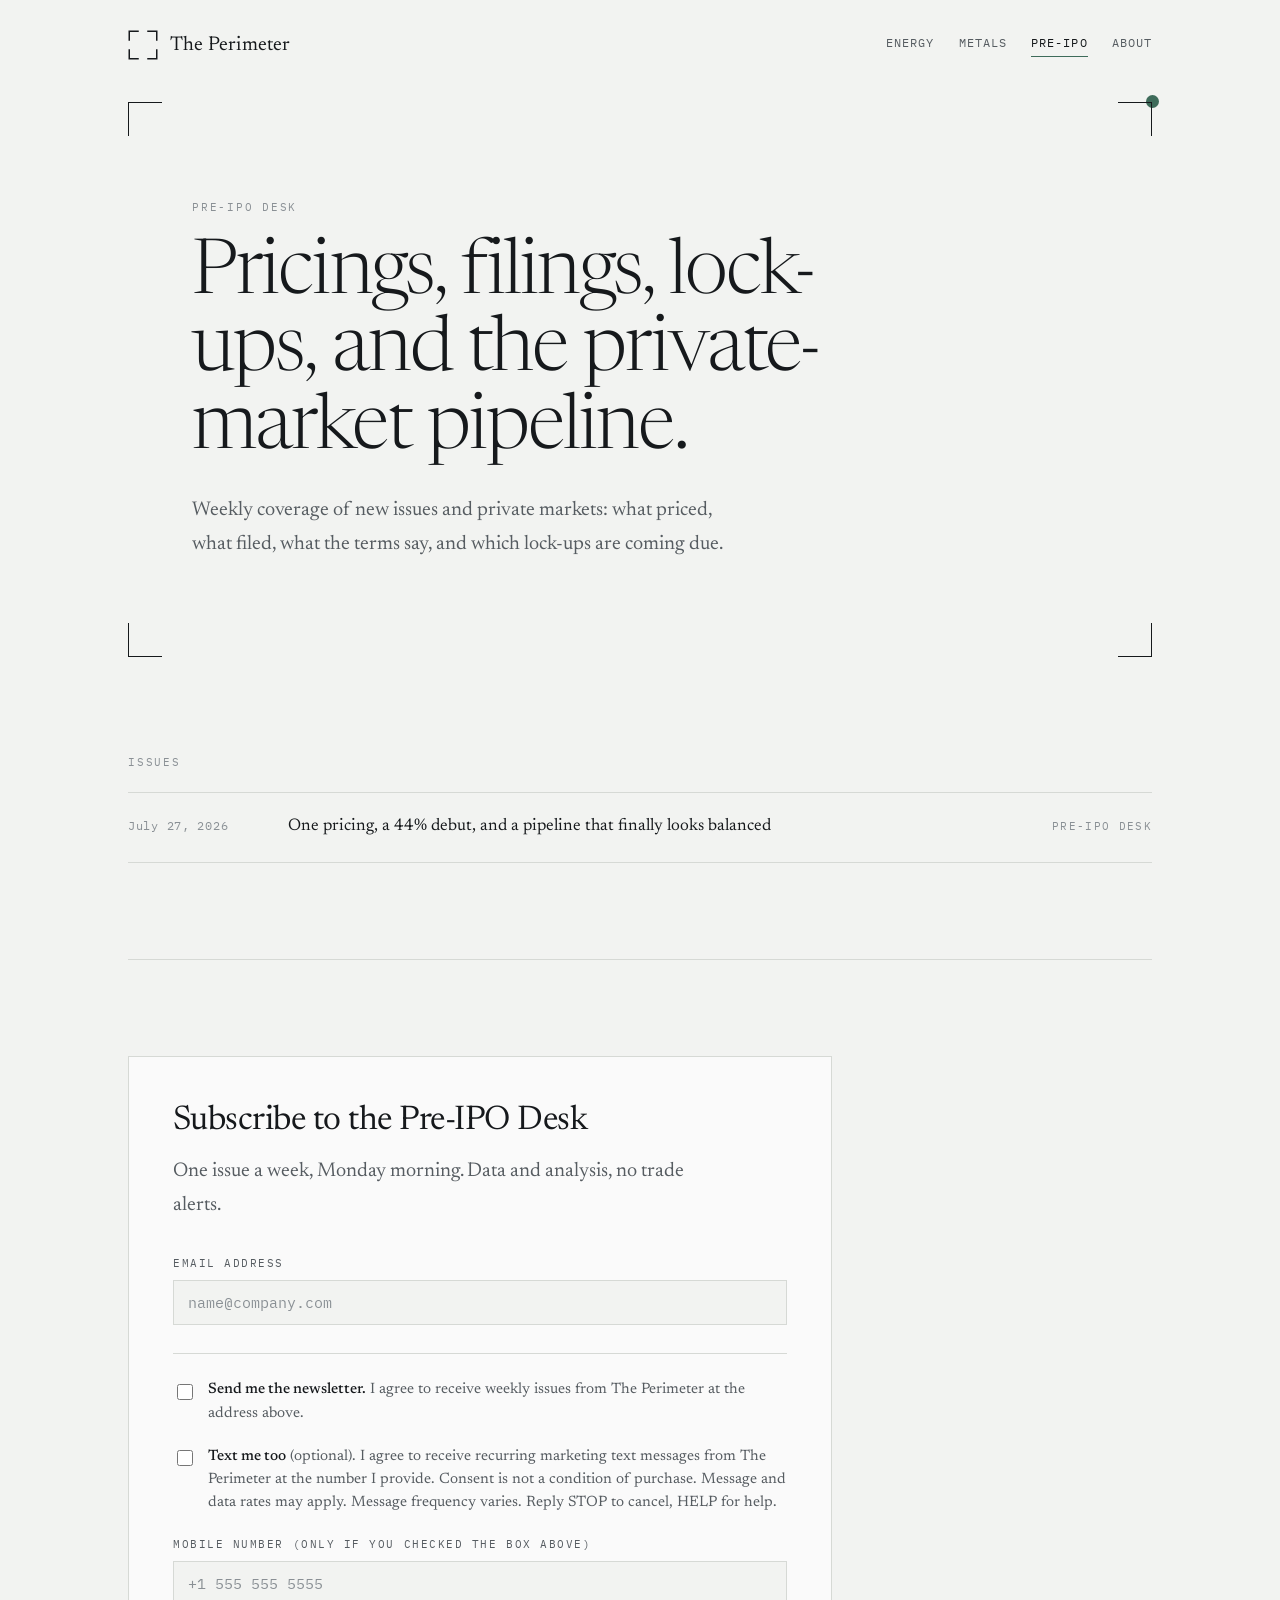
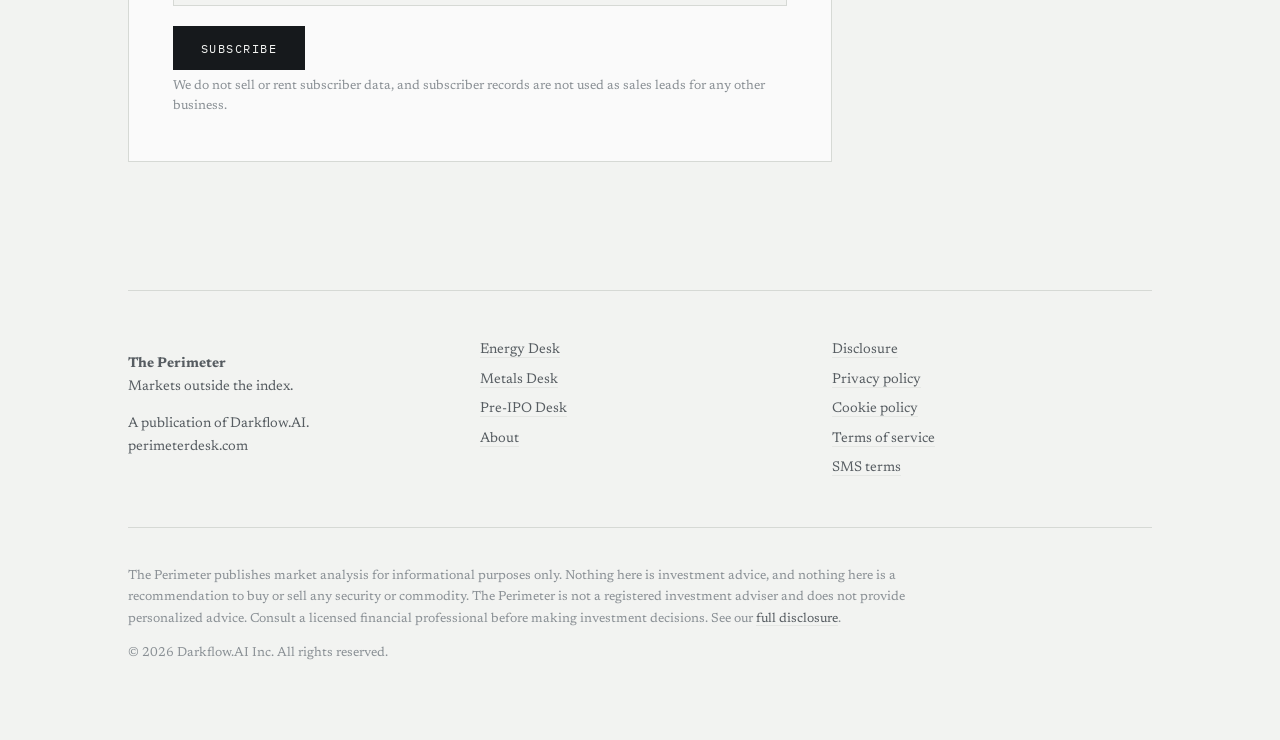
<file: preipo.html>
<!DOCTYPE html>
<html lang="en">
<head>
<meta charset="utf-8">
<meta name="viewport" content="width=device-width, initial-scale=1">
<title>Pre-IPO Desk — The Perimeter</title>
<meta name="description" content="Weekly coverage of new issues and private markets: what priced, what filed, what the terms say, and which lock-ups are coming due.">
<link rel="icon" href="assets/logo.svg" type="image/svg+xml">
<link rel="stylesheet" href="assets/style.css">
</head>
<body>
<div class="shell">
<header class="masthead">
<a class="brand" href="index.html"><svg width="30" height="30" viewBox="0 0 48 48" aria-hidden="true">
<g fill="none" stroke="#16191C" stroke-width="2.4" stroke-linecap="square">
<path d="M2,16 L2,2 L16,2"/><path d="M32,2 L46,2 L46,16"/>
<path d="M46,32 L46,46 L32,46"/><path d="M16,46 L2,46 L2,32"/></g></svg><span class="brand-name">The Perimeter</span></a>
<nav class="nav"><a href="energy.html">Energy</a><a href="metals.html">Metals</a><a href="preipo.html" aria-current="page">Pre-IPO</a><a href="about.html">About</a></nav>
</header>
</div>
<div class="shell">
<div class="perimeter">
<span class="c-bl"></span><span class="c-br"></span><span class="dot-out"></span>
<p class="eyebrow">Pre-IPO Desk</p>
<h1>Pricings, filings, lock-ups, and the private-market pipeline.</h1>
<p class="lede">Weekly coverage of new issues and private markets: what priced, what filed, what the terms say, and which lock-ups are coming due.</p>
</div>

<section>
<p class="eyebrow">Issues</p>
<ul class="issues"><li><a href="issues/2026-07-27-preipo.html">
<span class="issue-date">July 27, 2026</span>
<span class="issue-title">One pricing, a 44% debut, and a pipeline that finally looks balanced</span>
<span class="issue-desk">Pre-IPO Desk</span></a></li></ul>
</section>

<section>
<div class="signup">
<h2>Subscribe to the Pre-IPO Desk</h2>
<p class="lede">One issue a week, Monday morning. Data and analysis, no trade alerts.</p>
<form action="https://backend.leadconnectorhq.com/forms/submit" method="POST">
<input type="hidden" name="formId" value="REPLACE_WITH_YOUR_GHL_FORM_ID">
<input type="hidden" name="desk" value="preipo">
<div class="field">
<label for="email">Email address</label>
<input type="email" id="email" name="email" placeholder="name@company.com" required>
</div>

<div class="checks">
<div class="check">
<input type="checkbox" id="consent_email" name="consent_email" value="yes" required>
<span><strong>Send me the newsletter.</strong> I agree to receive weekly issues from The Perimeter
at the address above.</span>
</div>
<div class="check">
<input type="checkbox" id="consent_sms" name="consent_sms" value="yes">
<span><strong>Text me too</strong> (optional). I agree to receive recurring marketing text messages
from The Perimeter at the number I provide. Consent is not a condition of purchase. Message and data
rates may apply. Message frequency varies. Reply STOP to cancel, HELP for help.</span>
</div>
<div class="field">
<label for="phone">Mobile number (only if you checked the box above)</label>
<input type="tel" id="phone" name="phone" placeholder="+1 555 555 5555">
</div>
</div>
<button type="submit">Subscribe</button>
<p class="fineprint">We do not sell or rent subscriber data, and subscriber records are not used as
sales leads for any other business.</p>
</form>
</div>
</section>
</div>
<div class="shell">
<footer>
<div class="foot-grid">
<div>
<p><strong>The Perimeter</strong><br>Markets outside the index.</p>
<p>A publication of Darkflow.AI.<br>perimeterdesk.com</p>
</div>
<div>
<ul>
<li><a href="energy.html">Energy Desk</a></li>
<li><a href="metals.html">Metals Desk</a></li>
<li><a href="preipo.html">Pre-IPO Desk</a></li>
<li><a href="about.html">About</a></li>
</ul>
</div>
<div>
<ul>
<li><a href="disclosure.html">Disclosure</a></li>
<li><a href="privacy.html">Privacy policy</a></li>
<li><a href="cookies.html">Cookie policy</a></li>
<li><a href="terms.html">Terms of service</a></li>
<li><a href="sms.html">SMS terms</a></li>
</ul>
</div>
</div>
<div class="legal">
<p>The Perimeter publishes market analysis for informational purposes only. Nothing here is investment
advice, and nothing here is a recommendation to buy or sell any security or commodity. The Perimeter is
not a registered investment adviser and does not provide personalized advice. Consult a licensed
financial professional before making investment decisions. See our
<a href="disclosure.html">full disclosure</a>.</p>
<p>&copy; 2026 Darkflow.AI Inc. All rights reserved.</p>
</div>
</footer>
</div>

</body>
</html>
</file>
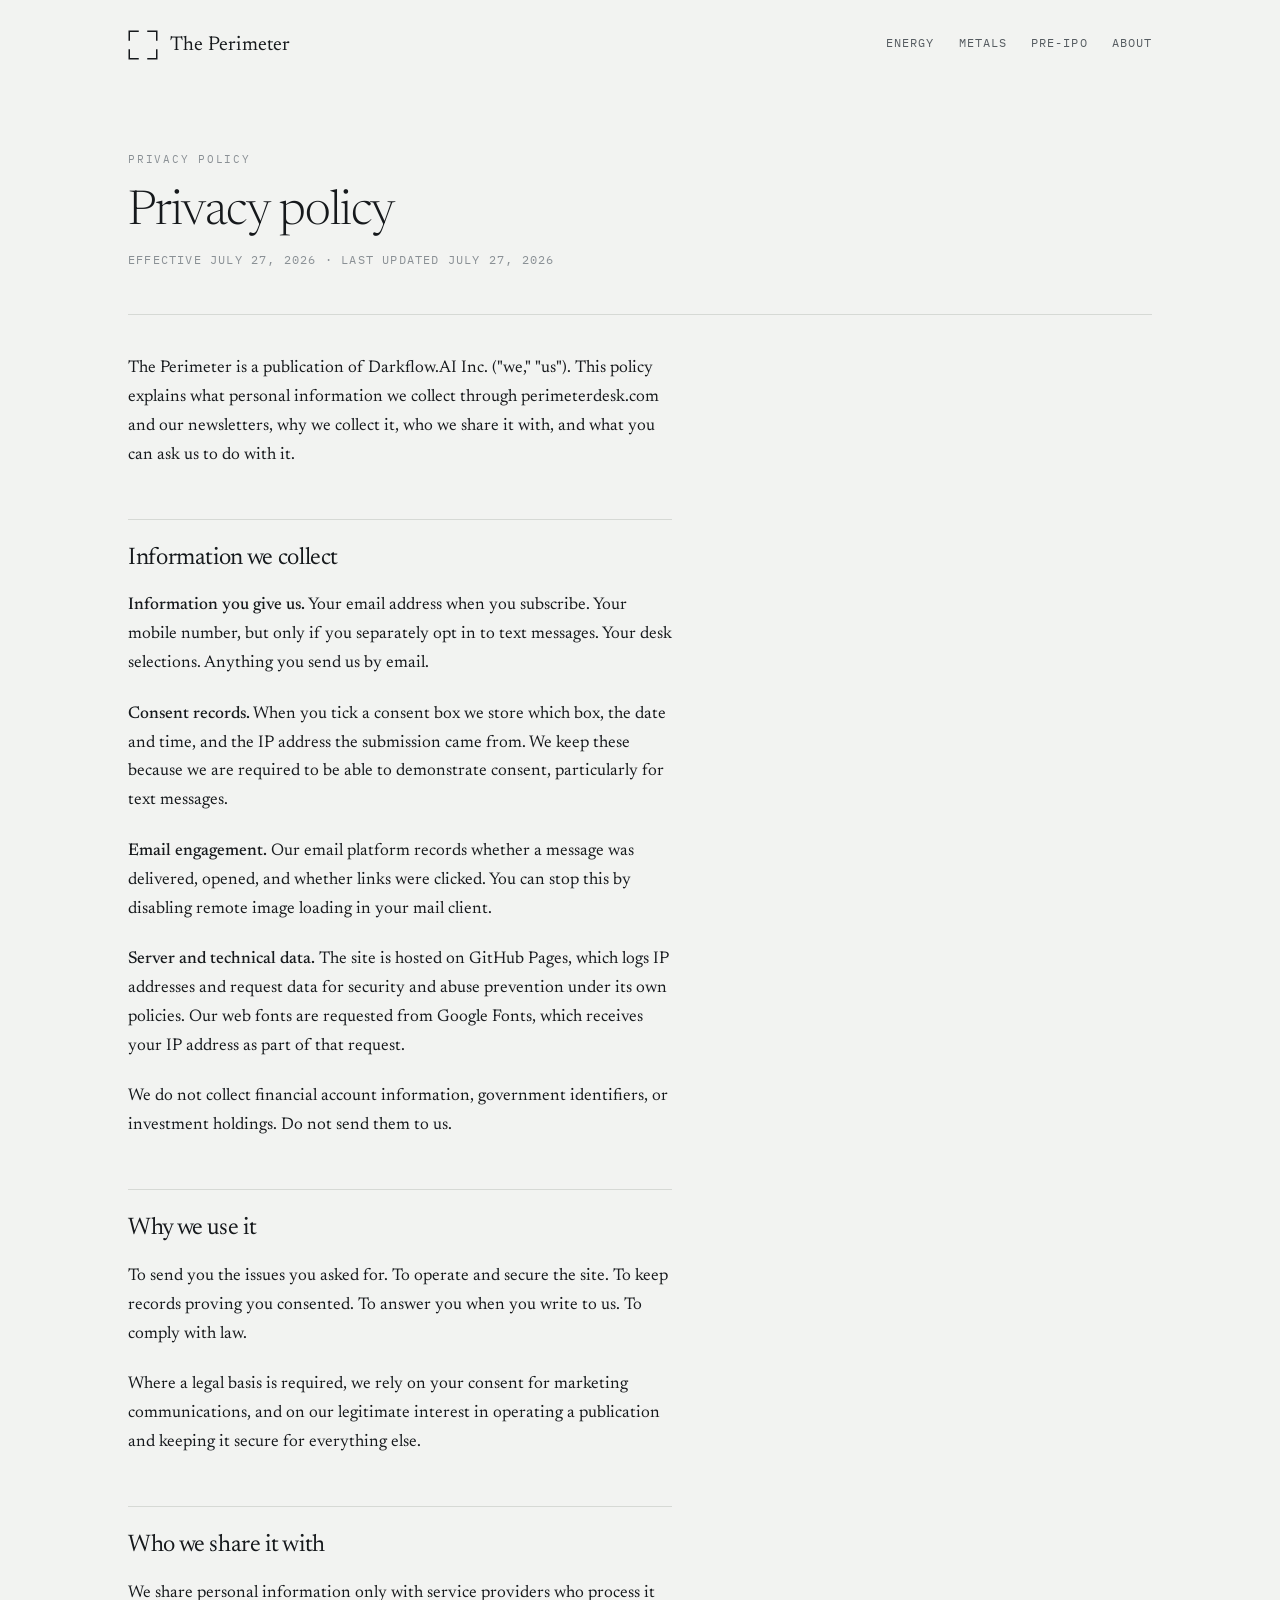
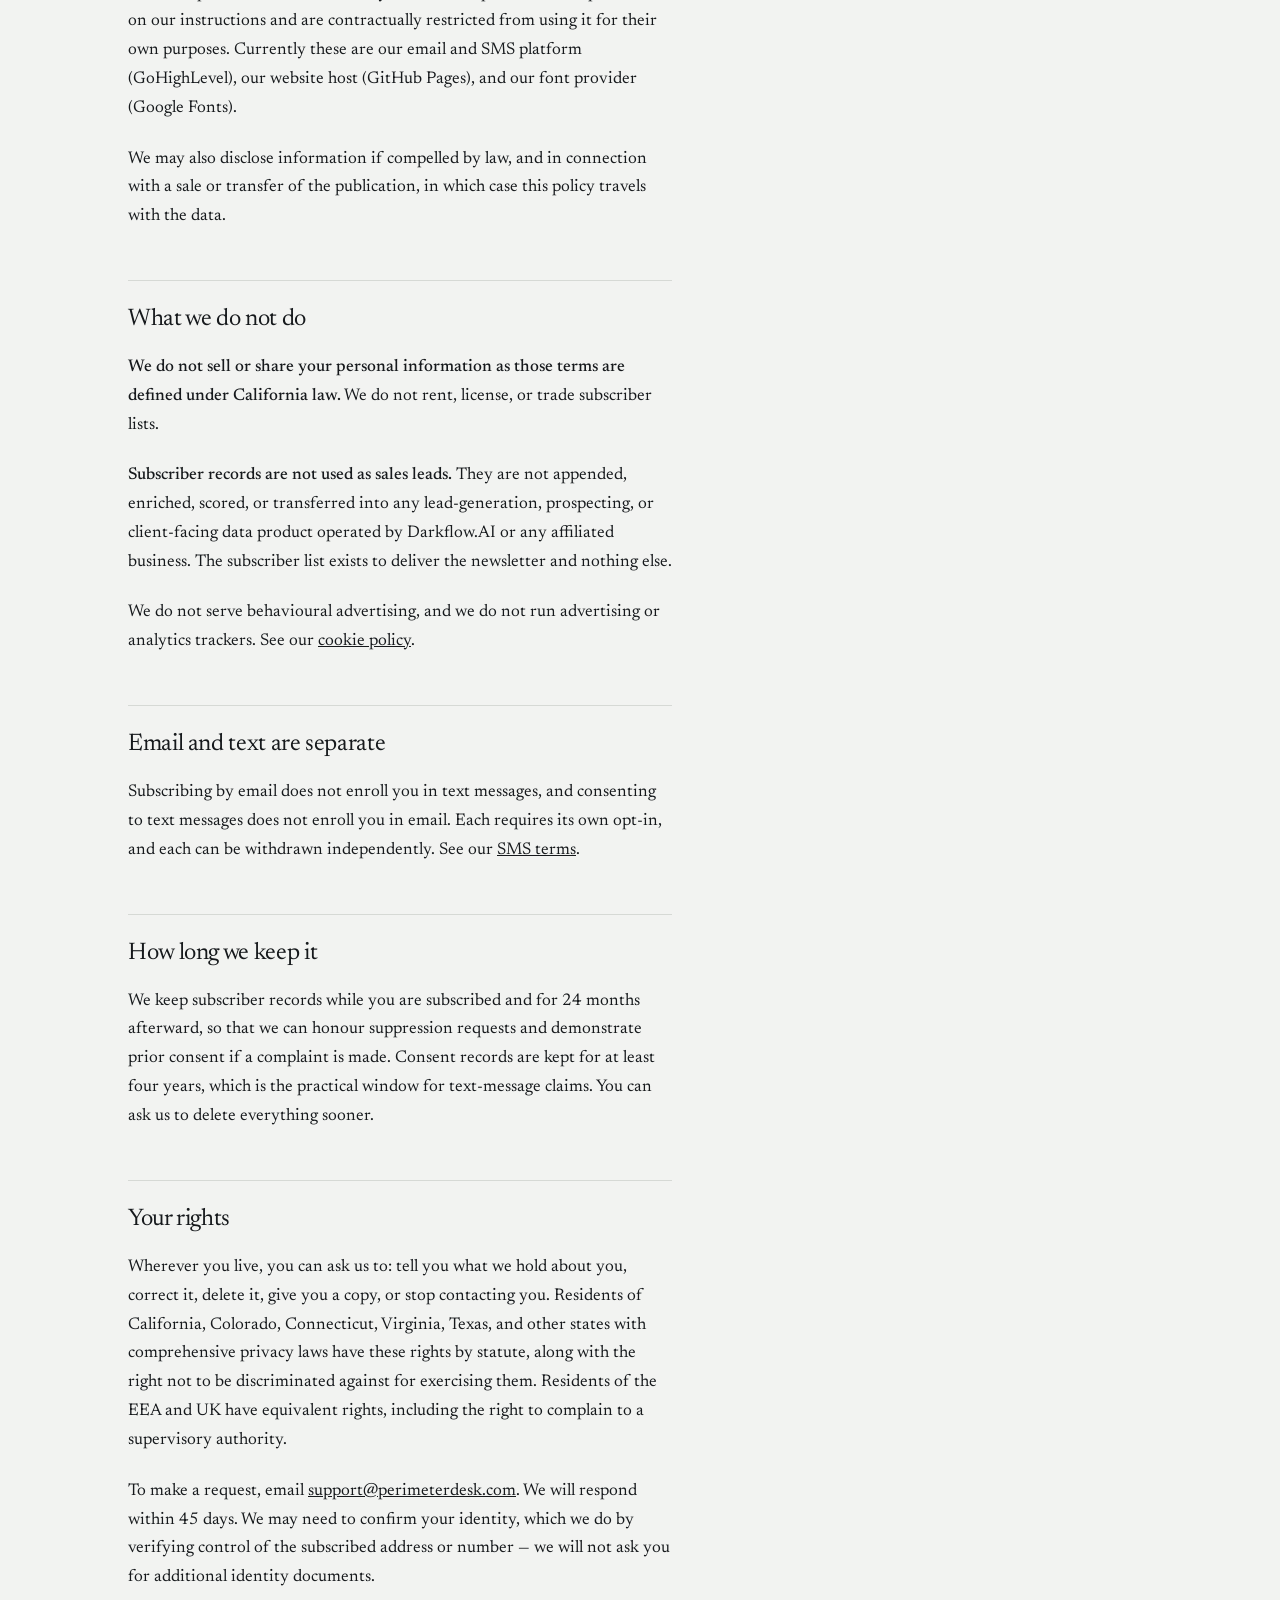
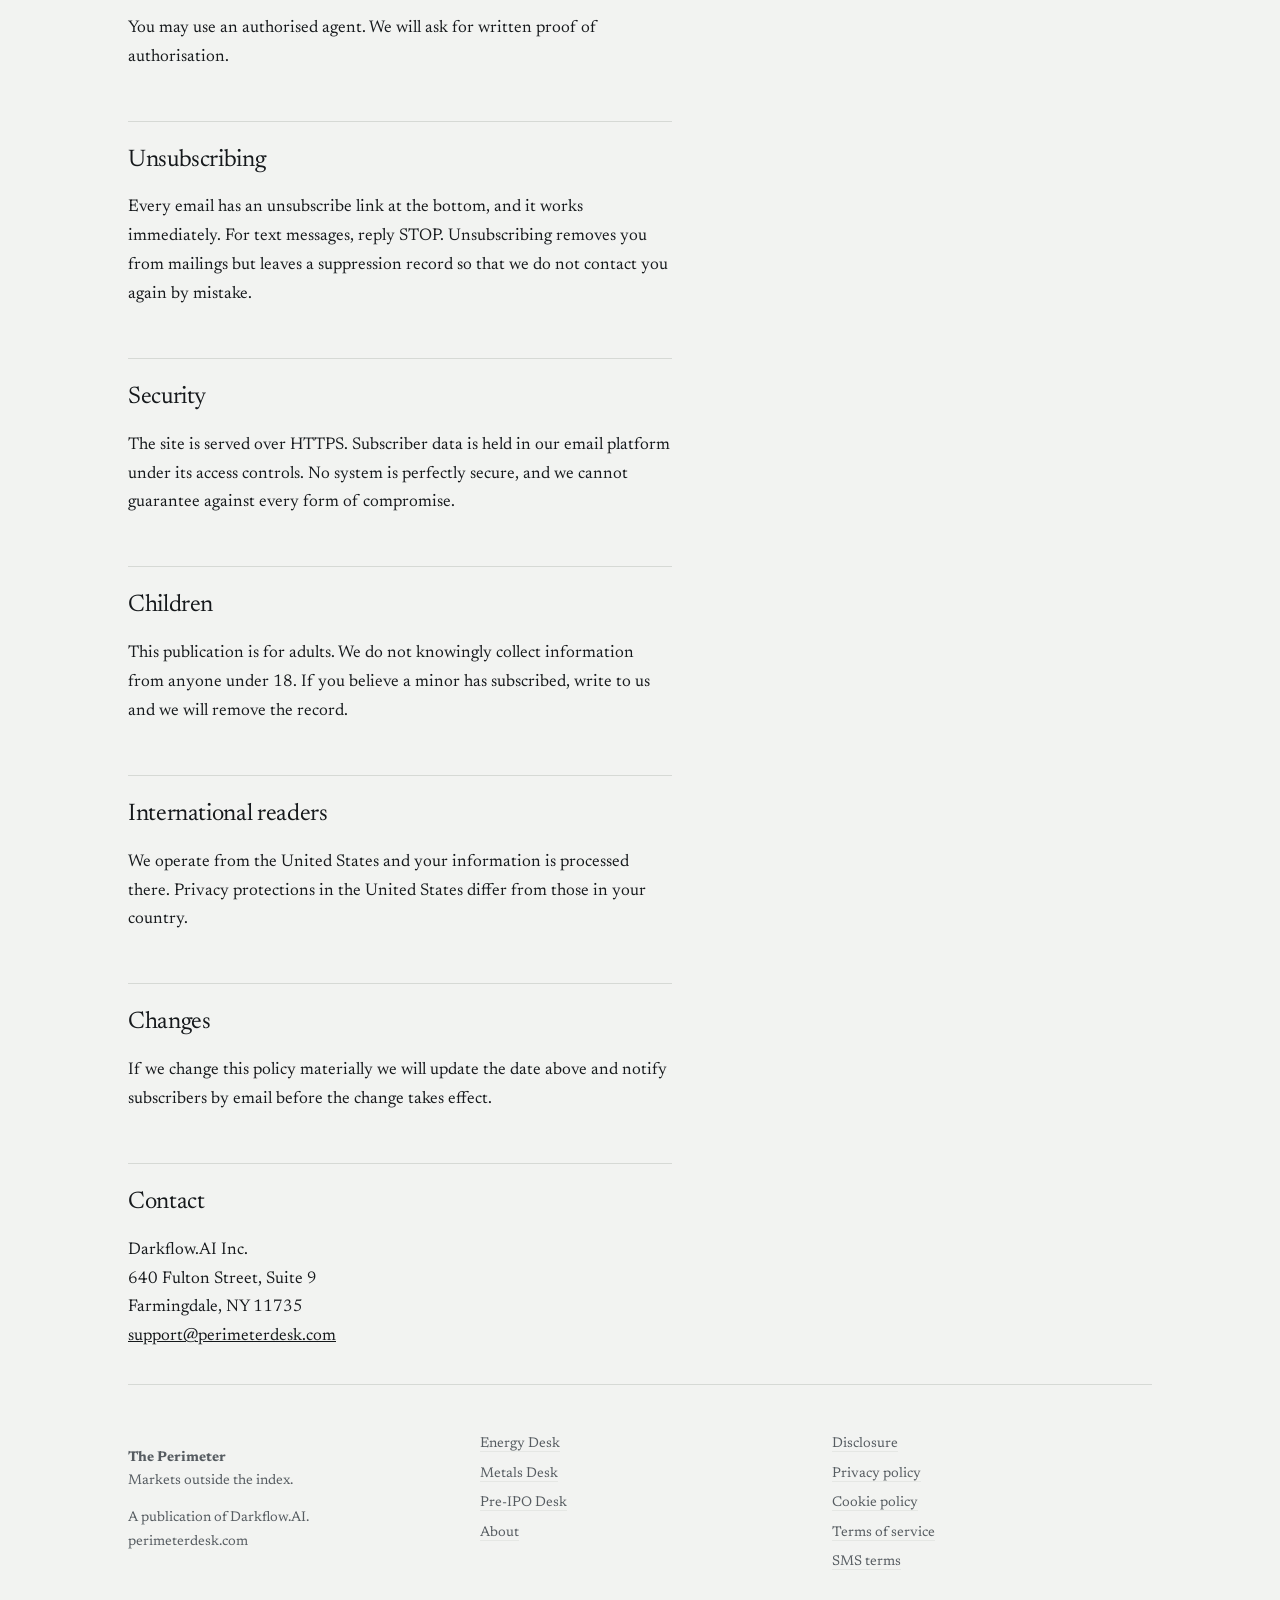
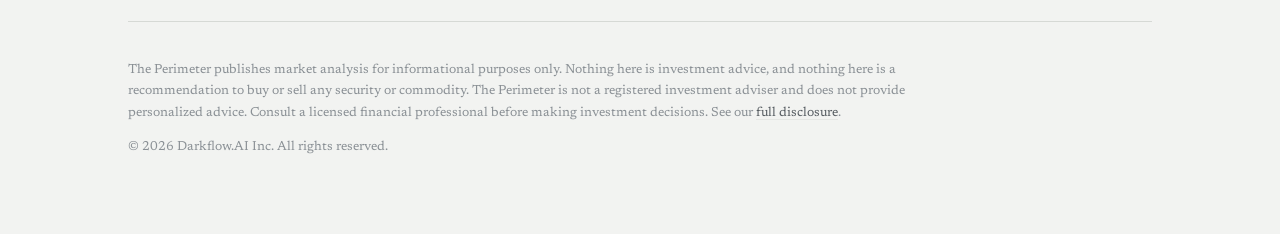
<file: privacy.html>
<!DOCTYPE html>
<html lang="en">
<head>
<meta charset="utf-8">
<meta name="viewport" content="width=device-width, initial-scale=1">
<title>Privacy policy — The Perimeter</title>
<meta name="description" content="What The Perimeter collects, why, who it is shared with, and your rights.">
<link rel="icon" href="assets/logo.svg" type="image/svg+xml">
<link rel="stylesheet" href="assets/style.css">
</head>
<body>
<div class="shell">
<header class="masthead">
<a class="brand" href="index.html"><svg width="30" height="30" viewBox="0 0 48 48" aria-hidden="true">
<g fill="none" stroke="#16191C" stroke-width="2.4" stroke-linecap="square">
<path d="M2,16 L2,2 L16,2"/><path d="M32,2 L46,2 L46,16"/>
<path d="M46,32 L46,46 L32,46"/><path d="M16,46 L2,46 L2,32"/></g></svg><span class="brand-name">The Perimeter</span></a>
<nav class="nav"><a href="energy.html">Energy</a><a href="metals.html">Metals</a><a href="preipo.html">Pre-IPO</a><a href="about.html">About</a></nav>
</header>
</div>
<div class="shell">
<div class="issue-head">
<p class="eyebrow">Privacy policy</p>
<h1>Privacy policy</h1>
<p class="dateline">Effective July 27, 2026 &middot; Last updated July 27, 2026</p>
</div>
<div class="prose">
<p>The Perimeter is a publication of Darkflow.AI Inc. ("we," "us").
This policy explains what personal information we collect through perimeterdesk.com and our
newsletters, why we collect it, who we share it with, and what you can ask us to do with it.</p>

<h2>Information we collect</h2>
<p><strong>Information you give us.</strong> Your email address when you subscribe. Your mobile
number, but only if you separately opt in to text messages. Your desk selections. Anything you send
us by email.</p>
<p><strong>Consent records.</strong> When you tick a consent box we store which box, the date and
time, and the IP address the submission came from. We keep these because we are required to be able
to demonstrate consent, particularly for text messages.</p>
<p><strong>Email engagement.</strong> Our email platform records whether a message was delivered,
opened, and whether links were clicked. You can stop this by disabling remote image loading in your
mail client.</p>
<p><strong>Server and technical data.</strong> The site is hosted on GitHub Pages, which logs IP
addresses and request data for security and abuse prevention under its own policies. Our web fonts
are requested from Google Fonts, which receives your IP address as part of that request.</p>
<p>We do not collect financial account information, government identifiers, or investment holdings.
Do not send them to us.</p>

<h2>Why we use it</h2>
<p>To send you the issues you asked for. To operate and secure the site. To keep records proving you
consented. To answer you when you write to us. To comply with law.</p>
<p>Where a legal basis is required, we rely on your consent for marketing communications, and on our
legitimate interest in operating a publication and keeping it secure for everything else.</p>

<h2>Who we share it with</h2>
<p>We share personal information only with service providers who process it on our instructions and
are contractually restricted from using it for their own purposes. Currently these are our email and
SMS platform (GoHighLevel), our website host (GitHub Pages), and our font provider (Google Fonts).</p>
<p>We may also disclose information if compelled by law, and in connection with a sale or transfer of
the publication, in which case this policy travels with the data.</p>

<h2>What we do not do</h2>
<p><strong>We do not sell or share your personal information as those terms are defined under
California law.</strong> We do not rent, license, or trade subscriber lists.</p>
<p><strong>Subscriber records are not used as sales leads.</strong> They are not appended, enriched,
scored, or transferred into any lead-generation, prospecting, or client-facing data product operated
by Darkflow.AI or any affiliated business. The subscriber list exists to deliver the newsletter and
nothing else.</p>
<p>We do not serve behavioural advertising, and we do not run advertising or analytics trackers. See
our <a href="cookies.html">cookie policy</a>.</p>

<h2>Email and text are separate</h2>
<p>Subscribing by email does not enroll you in text messages, and consenting to text messages does not
enroll you in email. Each requires its own opt-in, and each can be withdrawn independently. See our
<a href="sms.html">SMS terms</a>.</p>

<h2>How long we keep it</h2>
<p>We keep subscriber records while you are subscribed and for 24 months afterward, so that we can
honour suppression requests and demonstrate prior consent if a complaint is made. Consent records are
kept for at least four years, which is the practical window for text-message claims. You can ask us to
delete everything sooner.</p>

<h2>Your rights</h2>
<p>Wherever you live, you can ask us to: tell you what we hold about you, correct it, delete it, give
you a copy, or stop contacting you. Residents of California, Colorado, Connecticut, Virginia, Texas,
and other states with comprehensive privacy laws have these rights by statute, along with the right not
to be discriminated against for exercising them. Residents of the EEA and UK have equivalent rights,
including the right to complain to a supervisory authority.</p>
<p>To make a request, email <a href="mailto:support@perimeterdesk.com">support@perimeterdesk.com</a>.
We will respond within 45 days. We may need to confirm your identity, which we do by verifying control
of the subscribed address or number — we will not ask you for additional identity documents.</p>
<p>You may use an authorised agent. We will ask for written proof of authorisation.</p>

<h2>Unsubscribing</h2>
<p>Every email has an unsubscribe link at the bottom, and it works immediately. For text messages,
reply STOP. Unsubscribing removes you from mailings but leaves a suppression record so that we do not
contact you again by mistake.</p>

<h2>Security</h2>
<p>The site is served over HTTPS. Subscriber data is held in our email platform under its access
controls. No system is perfectly secure, and we cannot guarantee against every form of compromise.</p>

<h2>Children</h2>
<p>This publication is for adults. We do not knowingly collect information from anyone under 18. If
you believe a minor has subscribed, write to us and we will remove the record.</p>

<h2>International readers</h2>
<p>We operate from the United States and your information is processed there. Privacy protections in
the United States differ from those in your country.</p>

<h2>Changes</h2>
<p>If we change this policy materially we will update the date above and notify subscribers by email
before the change takes effect.</p>

<h2>Contact</h2>
<p>Darkflow.AI Inc.<br>640 Fulton Street, Suite 9<br>Farmingdale, NY 11735<br>
<a href="mailto:support@perimeterdesk.com">support@perimeterdesk.com</a></p>
</div>
</div>
<div class="shell">
<footer>
<div class="foot-grid">
<div>
<p><strong>The Perimeter</strong><br>Markets outside the index.</p>
<p>A publication of Darkflow.AI.<br>perimeterdesk.com</p>
</div>
<div>
<ul>
<li><a href="energy.html">Energy Desk</a></li>
<li><a href="metals.html">Metals Desk</a></li>
<li><a href="preipo.html">Pre-IPO Desk</a></li>
<li><a href="about.html">About</a></li>
</ul>
</div>
<div>
<ul>
<li><a href="disclosure.html">Disclosure</a></li>
<li><a href="privacy.html">Privacy policy</a></li>
<li><a href="cookies.html">Cookie policy</a></li>
<li><a href="terms.html">Terms of service</a></li>
<li><a href="sms.html">SMS terms</a></li>
</ul>
</div>
</div>
<div class="legal">
<p>The Perimeter publishes market analysis for informational purposes only. Nothing here is investment
advice, and nothing here is a recommendation to buy or sell any security or commodity. The Perimeter is
not a registered investment adviser and does not provide personalized advice. Consult a licensed
financial professional before making investment decisions. See our
<a href="disclosure.html">full disclosure</a>.</p>
<p>&copy; 2026 Darkflow.AI Inc. All rights reserved.</p>
</div>
</footer>
</div>

</body>
</html>
</file>
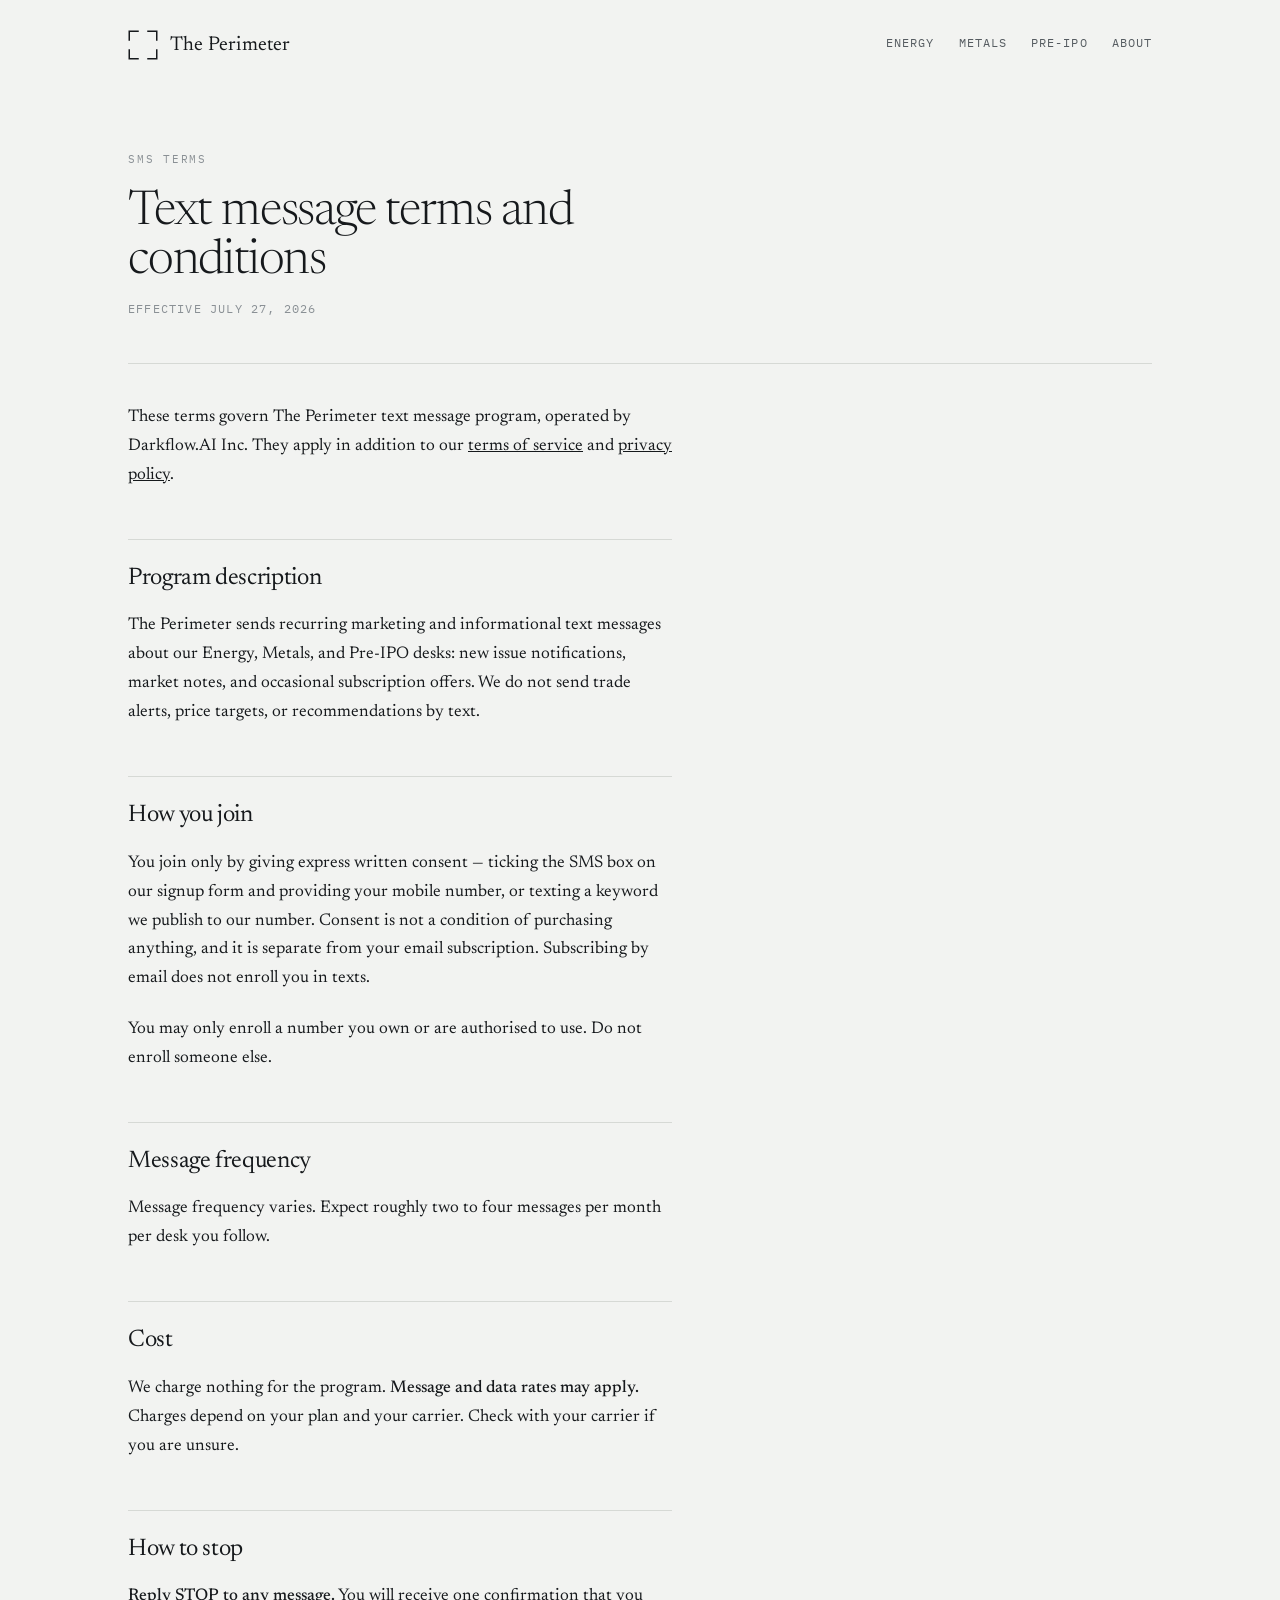
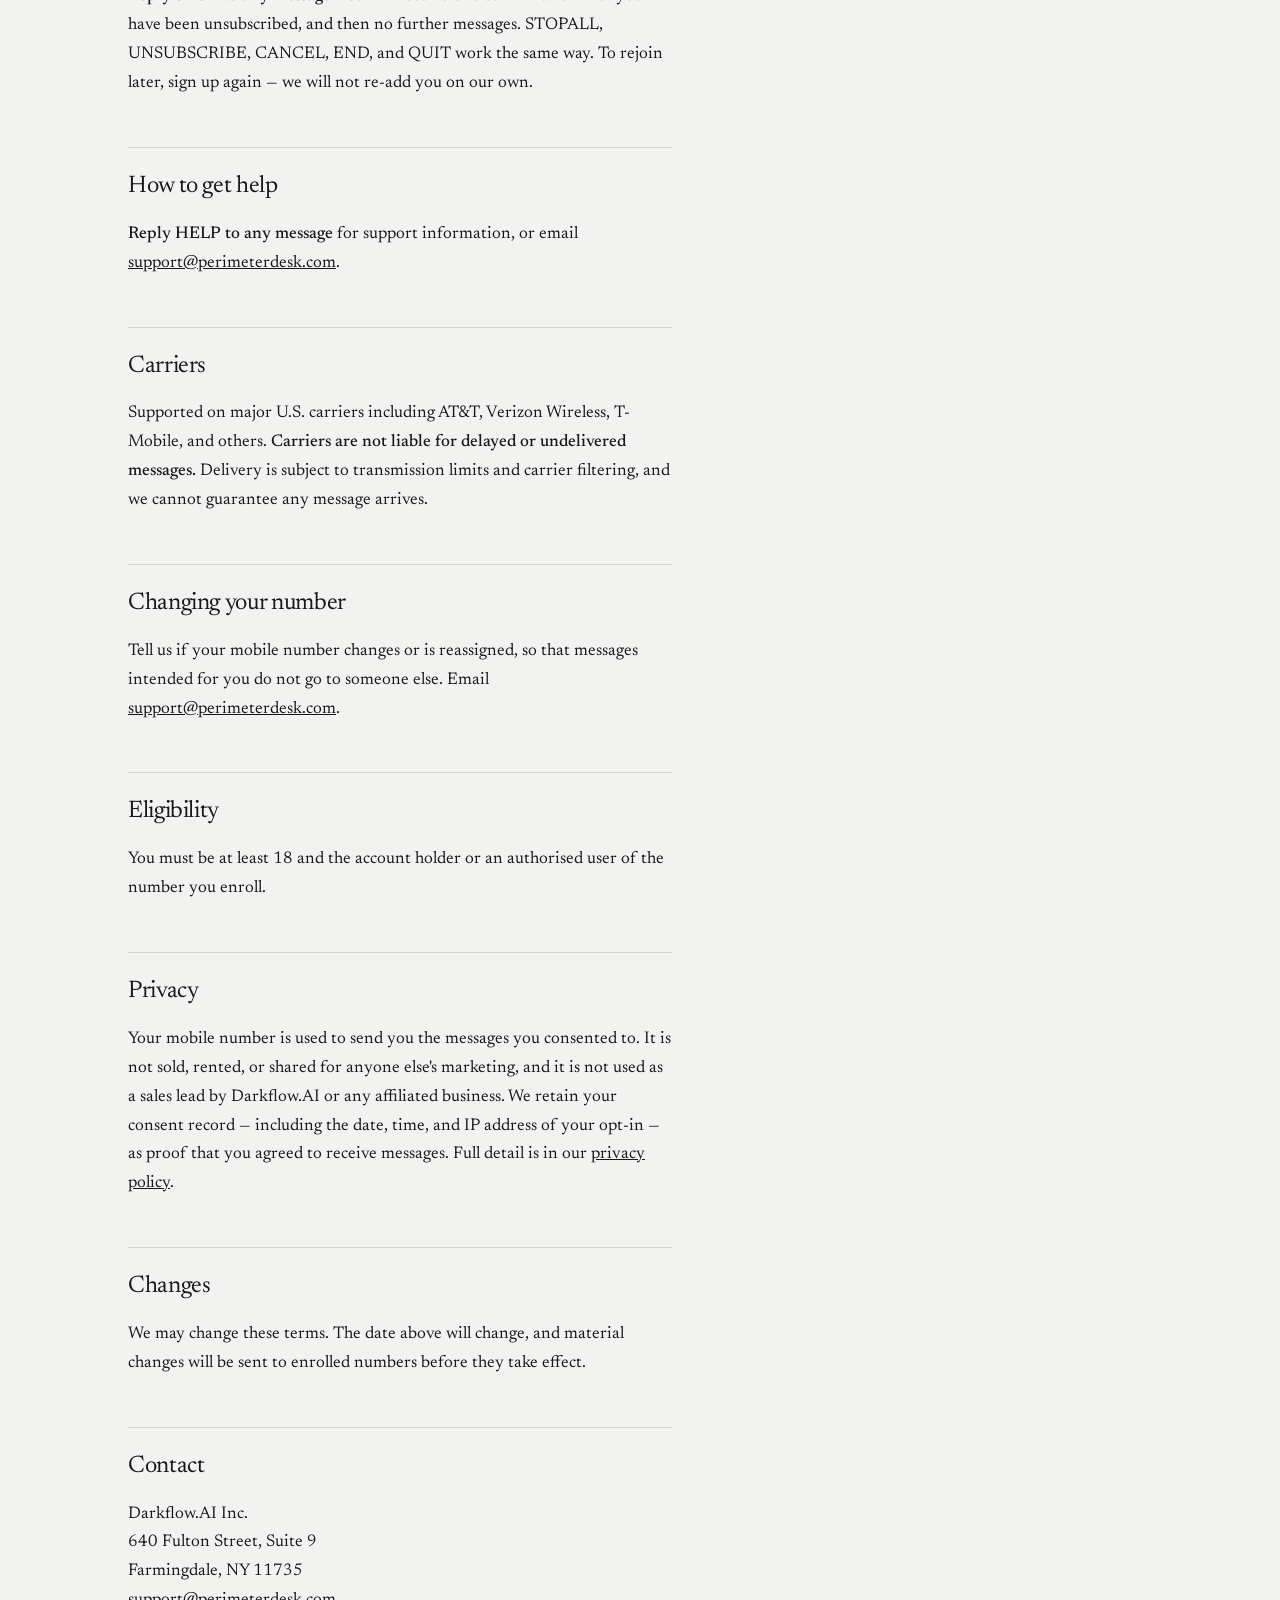
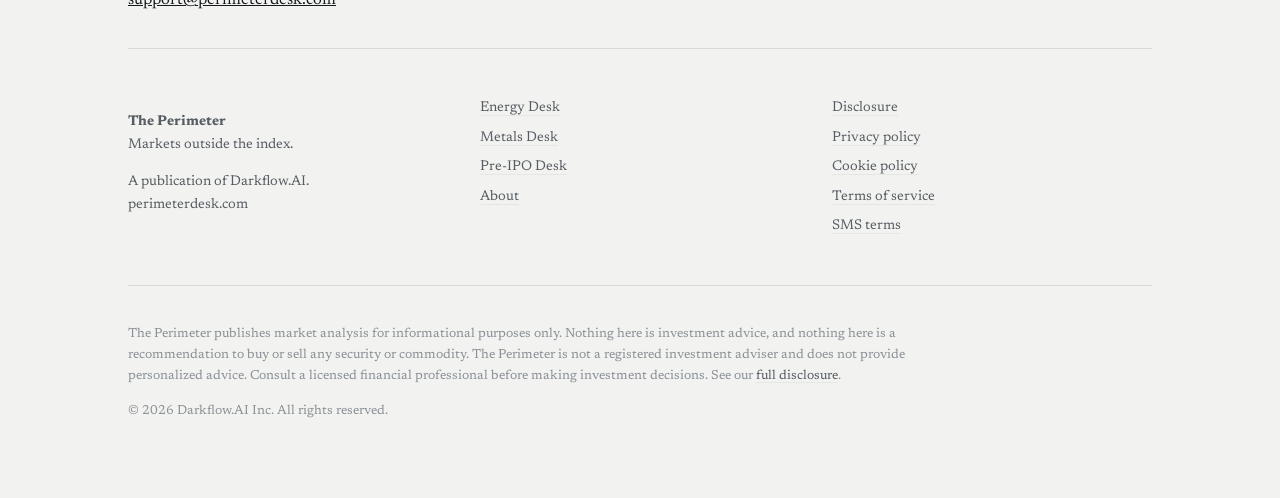
<file: sms.html>
<!DOCTYPE html>
<html lang="en">
<head>
<meta charset="utf-8">
<meta name="viewport" content="width=device-width, initial-scale=1">
<title>SMS terms — The Perimeter</title>
<meta name="description" content="Terms and conditions for The Perimeter text message program.">
<link rel="icon" href="assets/logo.svg" type="image/svg+xml">
<link rel="stylesheet" href="assets/style.css">
</head>
<body>
<div class="shell">
<header class="masthead">
<a class="brand" href="index.html"><svg width="30" height="30" viewBox="0 0 48 48" aria-hidden="true">
<g fill="none" stroke="#16191C" stroke-width="2.4" stroke-linecap="square">
<path d="M2,16 L2,2 L16,2"/><path d="M32,2 L46,2 L46,16"/>
<path d="M46,32 L46,46 L32,46"/><path d="M16,46 L2,46 L2,32"/></g></svg><span class="brand-name">The Perimeter</span></a>
<nav class="nav"><a href="energy.html">Energy</a><a href="metals.html">Metals</a><a href="preipo.html">Pre-IPO</a><a href="about.html">About</a></nav>
</header>
</div>
<div class="shell">
<div class="issue-head">
<p class="eyebrow">SMS terms</p>
<h1>Text message terms and conditions</h1>
<p class="dateline">Effective July 27, 2026</p>
</div>
<div class="prose">
<p>These terms govern The Perimeter text message program, operated by Darkflow.AI Inc. They apply in addition to our <a href="terms.html">terms of service</a> and
<a href="privacy.html">privacy policy</a>.</p>

<h2>Program description</h2>
<p>The Perimeter sends recurring marketing and informational text messages about our Energy, Metals,
and Pre-IPO desks: new issue notifications, market notes, and occasional subscription offers. We do not
send trade alerts, price targets, or recommendations by text.</p>

<h2>How you join</h2>
<p>You join only by giving express written consent — ticking the SMS box on our signup form and
providing your mobile number, or texting a keyword we publish to our number. Consent is not a condition
of purchasing anything, and it is separate from your email subscription. Subscribing by email does not
enroll you in texts.</p>
<p>You may only enroll a number you own or are authorised to use. Do not enroll someone else.</p>

<h2>Message frequency</h2>
<p>Message frequency varies. Expect roughly two to four messages per month per desk you follow.</p>

<h2>Cost</h2>
<p>We charge nothing for the program. <strong>Message and data rates may apply.</strong> Charges depend
on your plan and your carrier. Check with your carrier if you are unsure.</p>

<h2>How to stop</h2>
<p><strong>Reply STOP to any message.</strong> You will receive one confirmation that you have been
unsubscribed, and then no further messages. STOPALL, UNSUBSCRIBE, CANCEL, END, and QUIT work the same
way. To rejoin later, sign up again — we will not re-add you on our own.</p>

<h2>How to get help</h2>
<p><strong>Reply HELP to any message</strong> for support information, or email
<a href="mailto:support@perimeterdesk.com">support@perimeterdesk.com</a>.</p>

<h2>Carriers</h2>
<p>Supported on major U.S. carriers including AT&amp;T, Verizon Wireless, T-Mobile, and others.
<strong>Carriers are not liable for delayed or undelivered messages.</strong> Delivery is subject to
transmission limits and carrier filtering, and we cannot guarantee any message arrives.</p>

<h2>Changing your number</h2>
<p>Tell us if your mobile number changes or is reassigned, so that messages intended for you do not go
to someone else. Email <a href="mailto:support@perimeterdesk.com">support@perimeterdesk.com</a>.</p>

<h2>Eligibility</h2>
<p>You must be at least 18 and the account holder or an authorised user of the number you enroll.</p>

<h2>Privacy</h2>
<p>Your mobile number is used to send you the messages you consented to. It is not sold, rented, or
shared for anyone else's marketing, and it is not used as a sales lead by Darkflow.AI or any affiliated
business. We retain your consent record — including the date, time, and IP address of your opt-in — as
proof that you agreed to receive messages. Full detail is in our
<a href="privacy.html">privacy policy</a>.</p>

<h2>Changes</h2>
<p>We may change these terms. The date above will change, and material changes will be sent to
enrolled numbers before they take effect.</p>

<h2>Contact</h2>
<p>Darkflow.AI Inc.<br>640 Fulton Street, Suite 9<br>Farmingdale, NY 11735<br>
<a href="mailto:support@perimeterdesk.com">support@perimeterdesk.com</a></p>
</div>
</div>
<div class="shell">
<footer>
<div class="foot-grid">
<div>
<p><strong>The Perimeter</strong><br>Markets outside the index.</p>
<p>A publication of Darkflow.AI.<br>perimeterdesk.com</p>
</div>
<div>
<ul>
<li><a href="energy.html">Energy Desk</a></li>
<li><a href="metals.html">Metals Desk</a></li>
<li><a href="preipo.html">Pre-IPO Desk</a></li>
<li><a href="about.html">About</a></li>
</ul>
</div>
<div>
<ul>
<li><a href="disclosure.html">Disclosure</a></li>
<li><a href="privacy.html">Privacy policy</a></li>
<li><a href="cookies.html">Cookie policy</a></li>
<li><a href="terms.html">Terms of service</a></li>
<li><a href="sms.html">SMS terms</a></li>
</ul>
</div>
</div>
<div class="legal">
<p>The Perimeter publishes market analysis for informational purposes only. Nothing here is investment
advice, and nothing here is a recommendation to buy or sell any security or commodity. The Perimeter is
not a registered investment adviser and does not provide personalized advice. Consult a licensed
financial professional before making investment decisions. See our
<a href="disclosure.html">full disclosure</a>.</p>
<p>&copy; 2026 Darkflow.AI Inc. All rights reserved.</p>
</div>
</footer>
</div>

</body>
</html>
</file>
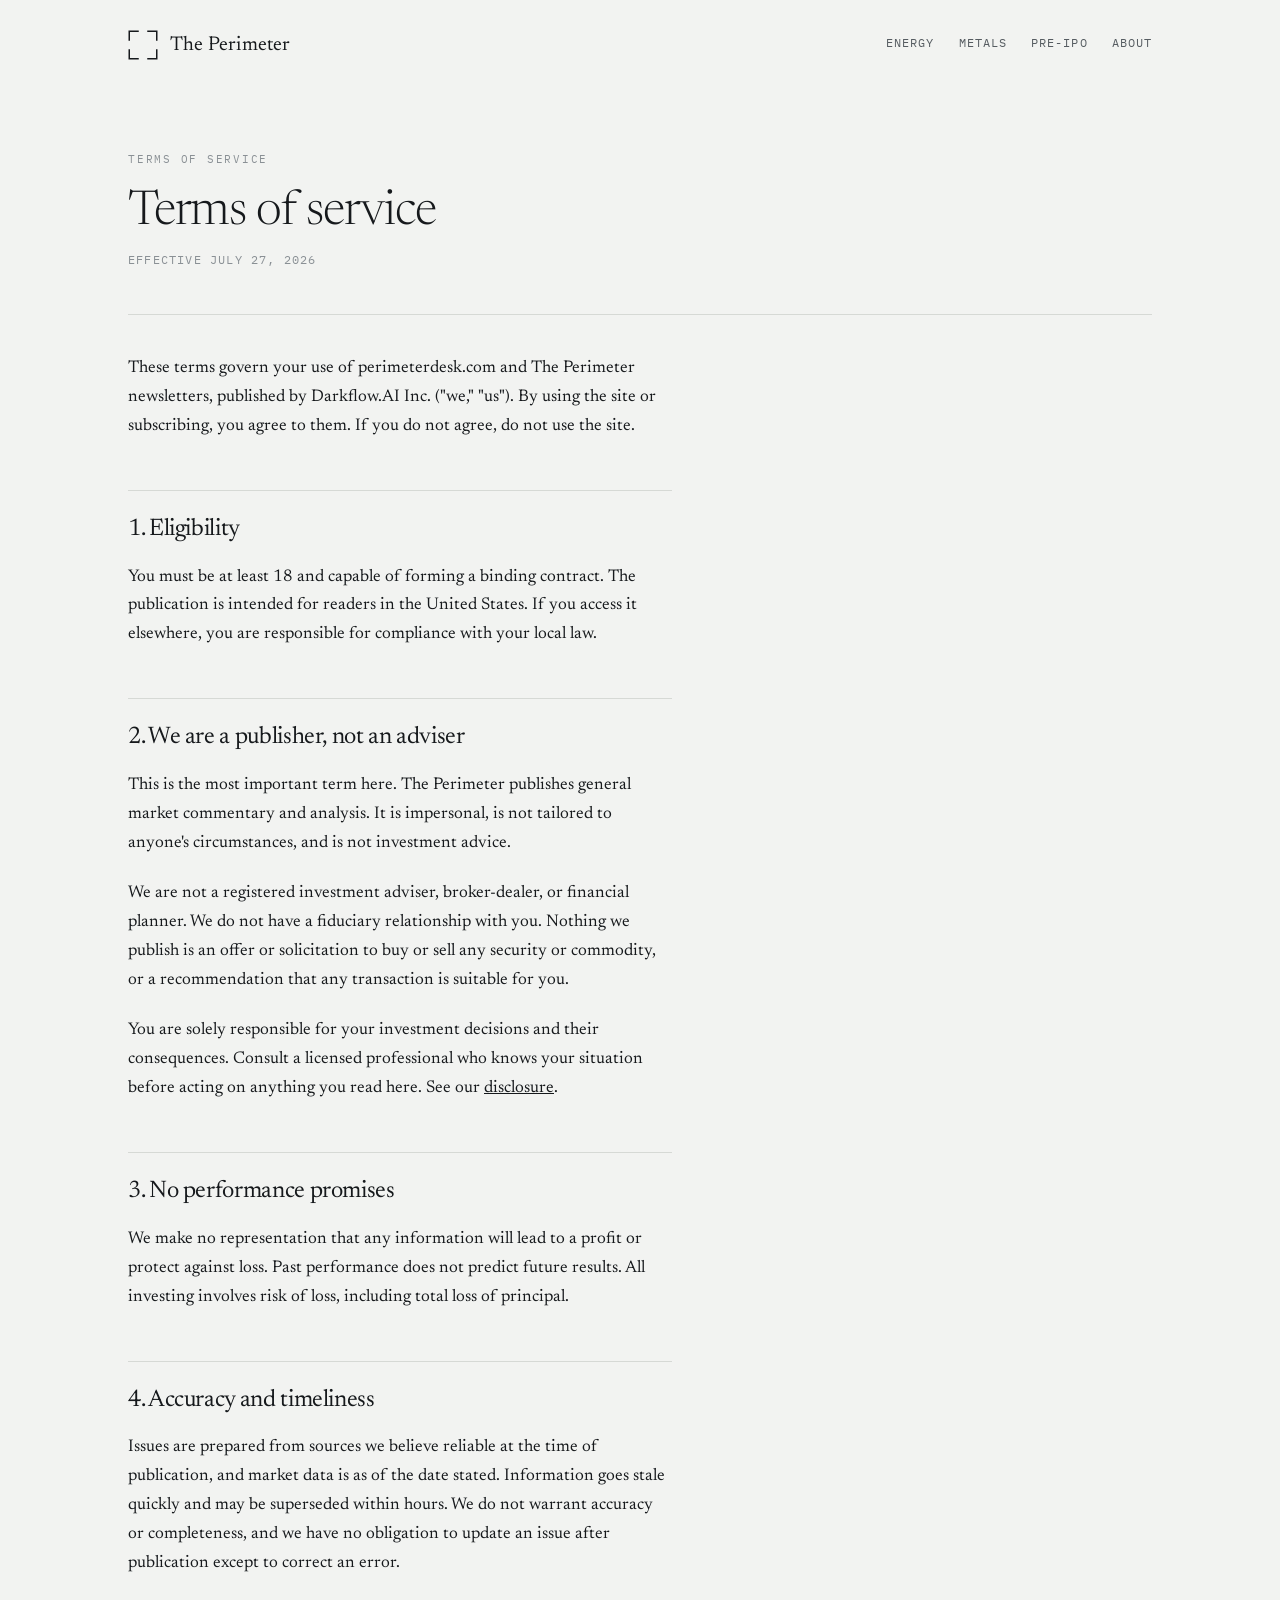
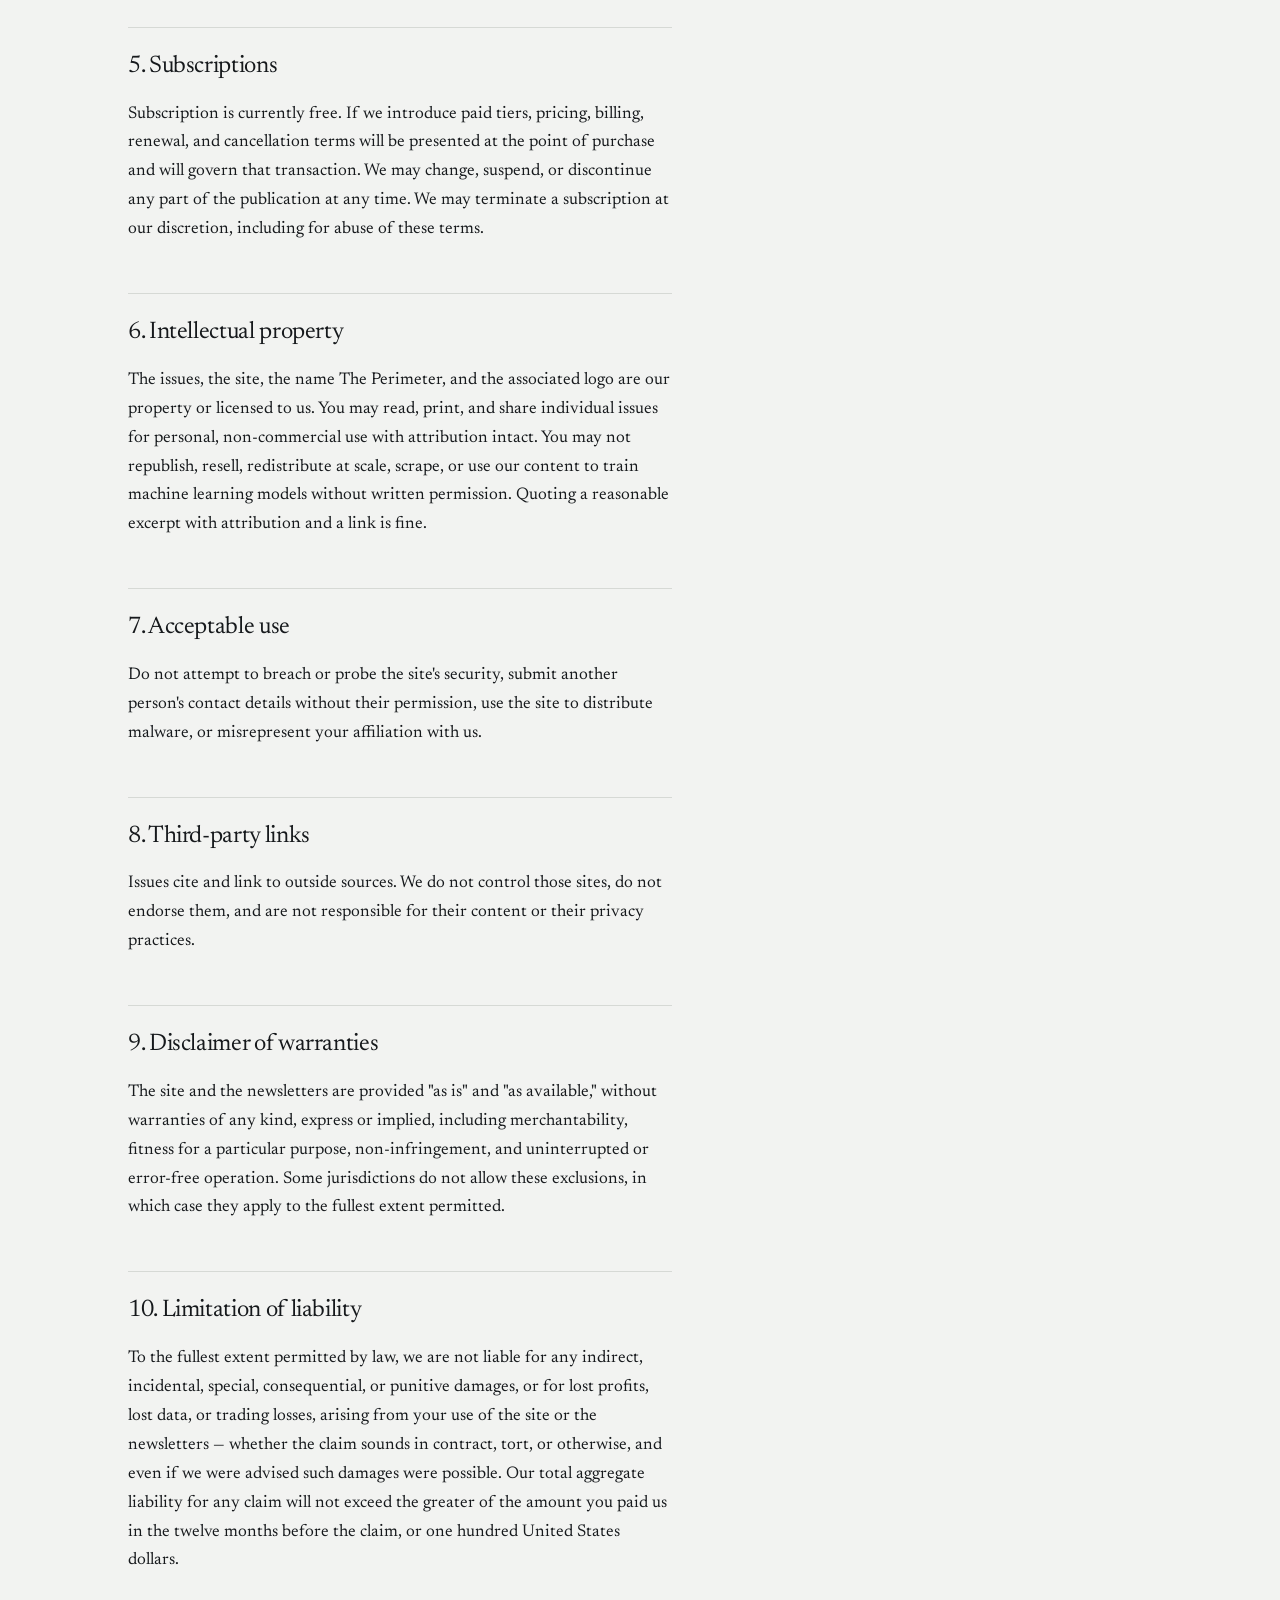
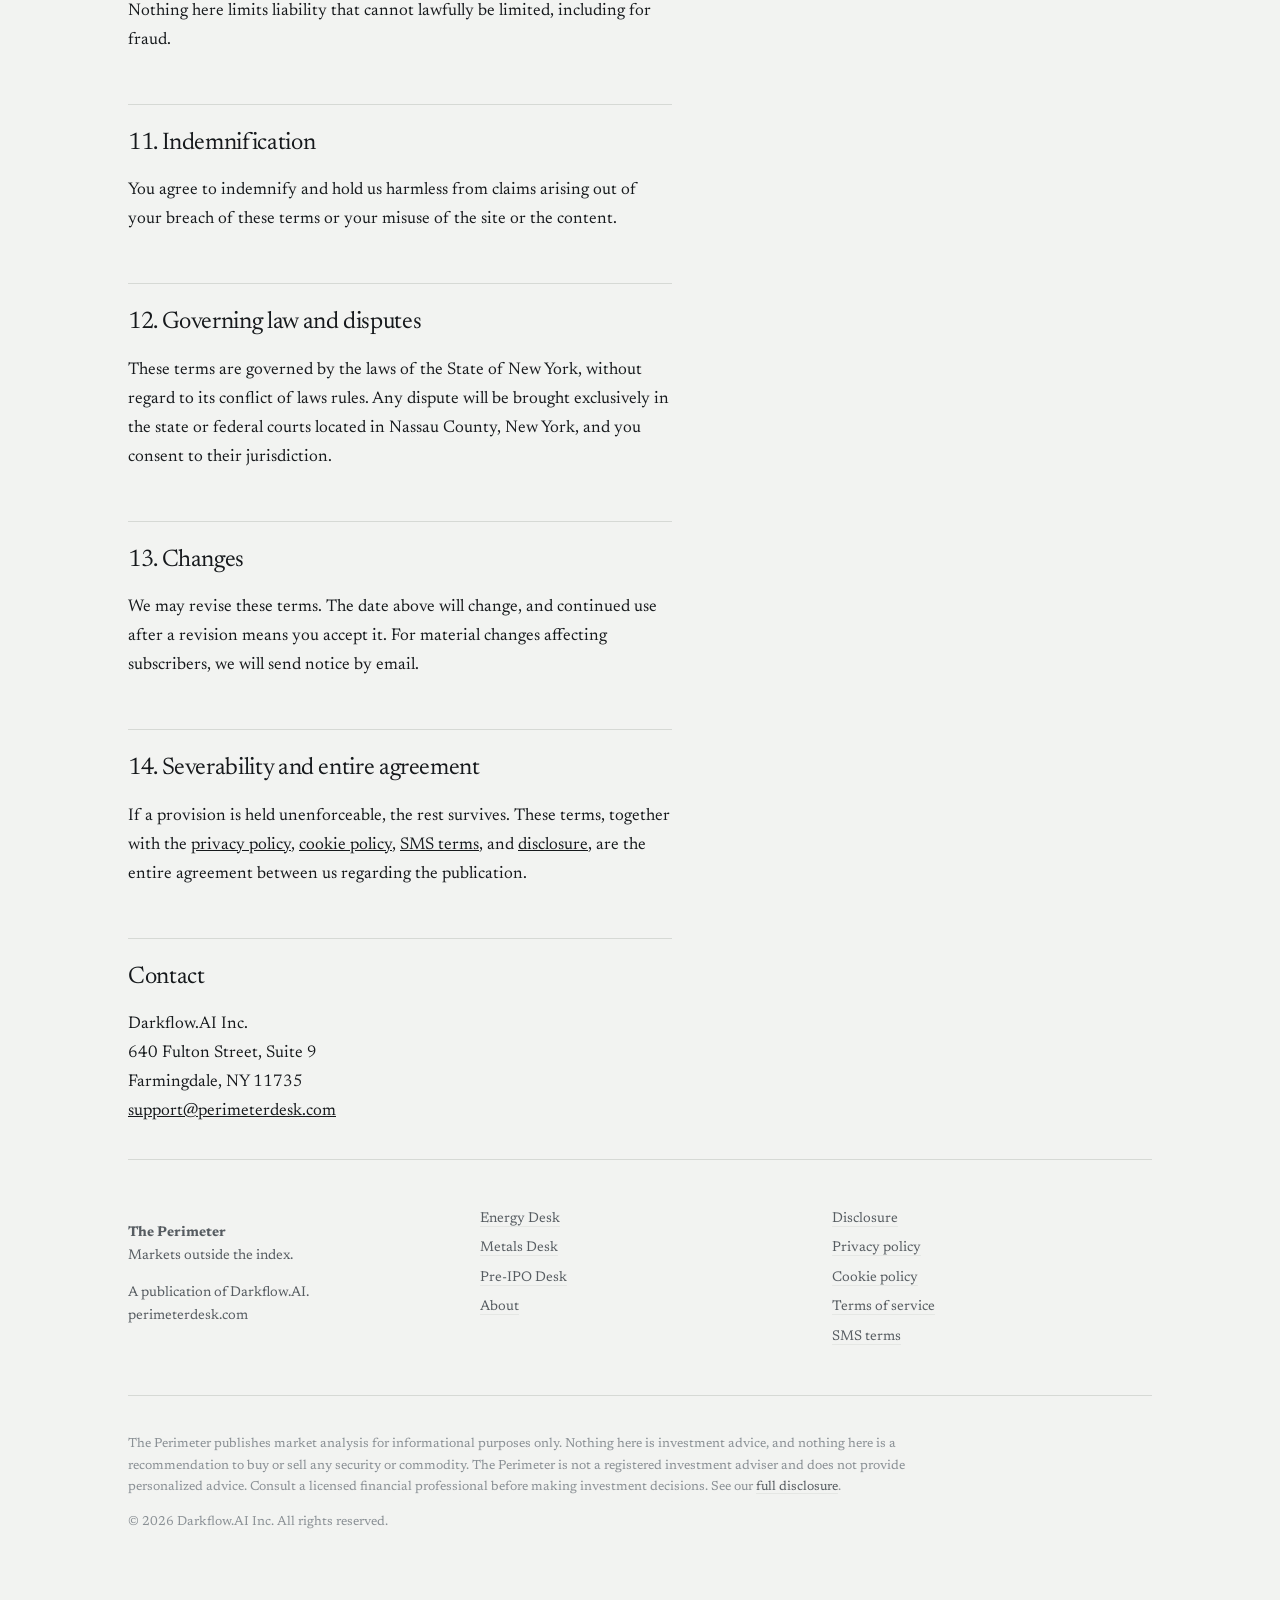
<file: terms.html>
<!DOCTYPE html>
<html lang="en">
<head>
<meta charset="utf-8">
<meta name="viewport" content="width=device-width, initial-scale=1">
<title>Terms of service — The Perimeter</title>
<meta name="description" content="The agreement governing use of perimeterdesk.com and The Perimeter newsletters.">
<link rel="icon" href="assets/logo.svg" type="image/svg+xml">
<link rel="stylesheet" href="assets/style.css">
</head>
<body>
<div class="shell">
<header class="masthead">
<a class="brand" href="index.html"><svg width="30" height="30" viewBox="0 0 48 48" aria-hidden="true">
<g fill="none" stroke="#16191C" stroke-width="2.4" stroke-linecap="square">
<path d="M2,16 L2,2 L16,2"/><path d="M32,2 L46,2 L46,16"/>
<path d="M46,32 L46,46 L32,46"/><path d="M16,46 L2,46 L2,32"/></g></svg><span class="brand-name">The Perimeter</span></a>
<nav class="nav"><a href="energy.html">Energy</a><a href="metals.html">Metals</a><a href="preipo.html">Pre-IPO</a><a href="about.html">About</a></nav>
</header>
</div>
<div class="shell">
<div class="issue-head">
<p class="eyebrow">Terms of service</p>
<h1>Terms of service</h1>
<p class="dateline">Effective July 27, 2026</p>
</div>
<div class="prose">
<p>These terms govern your use of perimeterdesk.com and The Perimeter newsletters, published by
Darkflow.AI Inc. ("we," "us"). By using the site or subscribing, you agree
to them. If you do not agree, do not use the site.</p>

<h2>1. Eligibility</h2>
<p>You must be at least 18 and capable of forming a binding contract. The publication is intended for
readers in the United States. If you access it elsewhere, you are responsible for compliance with your
local law.</p>

<h2>2. We are a publisher, not an adviser</h2>
<p>This is the most important term here. The Perimeter publishes general market commentary and
analysis. It is impersonal, is not tailored to anyone's circumstances, and is not investment advice.</p>
<p>We are not a registered investment adviser, broker-dealer, or financial planner. We do not have a
fiduciary relationship with you. Nothing we publish is an offer or solicitation to buy or sell any
security or commodity, or a recommendation that any transaction is suitable for you.</p>
<p>You are solely responsible for your investment decisions and their consequences. Consult a licensed
professional who knows your situation before acting on anything you read here. See our
<a href="disclosure.html">disclosure</a>.</p>

<h2>3. No performance promises</h2>
<p>We make no representation that any information will lead to a profit or protect against loss. Past
performance does not predict future results. All investing involves risk of loss, including total loss
of principal.</p>

<h2>4. Accuracy and timeliness</h2>
<p>Issues are prepared from sources we believe reliable at the time of publication, and market data is
as of the date stated. Information goes stale quickly and may be superseded within hours. We do not
warrant accuracy or completeness, and we have no obligation to update an issue after publication except
to correct an error.</p>

<h2>5. Subscriptions</h2>
<p>Subscription is currently free. If we introduce paid tiers, pricing, billing, renewal, and
cancellation terms will be presented at the point of purchase and will govern that transaction. We may
change, suspend, or discontinue any part of the publication at any time. We may terminate a subscription
at our discretion, including for abuse of these terms.</p>

<h2>6. Intellectual property</h2>
<p>The issues, the site, the name The Perimeter, and the associated logo are our property or licensed to
us. You may read, print, and share individual issues for personal, non-commercial use with attribution
intact. You may not republish, resell, redistribute at scale, scrape, or use our content to train
machine learning models without written permission. Quoting a reasonable excerpt with attribution and a
link is fine.</p>

<h2>7. Acceptable use</h2>
<p>Do not attempt to breach or probe the site's security, submit another person's contact details
without their permission, use the site to distribute malware, or misrepresent your affiliation with us.</p>

<h2>8. Third-party links</h2>
<p>Issues cite and link to outside sources. We do not control those sites, do not endorse them, and are
not responsible for their content or their privacy practices.</p>

<h2>9. Disclaimer of warranties</h2>
<p>The site and the newsletters are provided "as is" and "as available," without warranties of any kind,
express or implied, including merchantability, fitness for a particular purpose, non-infringement, and
uninterrupted or error-free operation. Some jurisdictions do not allow these exclusions, in which case
they apply to the fullest extent permitted.</p>

<h2>10. Limitation of liability</h2>
<p>To the fullest extent permitted by law, we are not liable for any indirect, incidental, special,
consequential, or punitive damages, or for lost profits, lost data, or trading losses, arising from your
use of the site or the newsletters — whether the claim sounds in contract, tort, or otherwise, and even
if we were advised such damages were possible. Our total aggregate liability for any claim will not
exceed the greater of the amount you paid us in the twelve months before the claim, or one hundred
United States dollars.</p>
<p>Nothing here limits liability that cannot lawfully be limited, including for fraud.</p>

<h2>11. Indemnification</h2>
<p>You agree to indemnify and hold us harmless from claims arising out of your breach of these terms or
your misuse of the site or the content.</p>

<h2>12. Governing law and disputes</h2>
<p>These terms are governed by the laws of the State of New York, without regard to its conflict of laws
rules. Any dispute will be brought exclusively in the state or federal courts located in Nassau
County, New York, and you consent to their jurisdiction.</p>

<h2>13. Changes</h2>
<p>We may revise these terms. The date above will change, and continued use after a revision means you
accept it. For material changes affecting subscribers, we will send notice by email.</p>

<h2>14. Severability and entire agreement</h2>
<p>If a provision is held unenforceable, the rest survives. These terms, together with the
<a href="privacy.html">privacy policy</a>, <a href="cookies.html">cookie policy</a>,
<a href="sms.html">SMS terms</a>, and <a href="disclosure.html">disclosure</a>, are the entire agreement
between us regarding the publication.</p>

<h2>Contact</h2>
<p>Darkflow.AI Inc.<br>640 Fulton Street, Suite 9<br>Farmingdale, NY 11735<br>
<a href="mailto:support@perimeterdesk.com">support@perimeterdesk.com</a></p>
</div>
</div>
<div class="shell">
<footer>
<div class="foot-grid">
<div>
<p><strong>The Perimeter</strong><br>Markets outside the index.</p>
<p>A publication of Darkflow.AI.<br>perimeterdesk.com</p>
</div>
<div>
<ul>
<li><a href="energy.html">Energy Desk</a></li>
<li><a href="metals.html">Metals Desk</a></li>
<li><a href="preipo.html">Pre-IPO Desk</a></li>
<li><a href="about.html">About</a></li>
</ul>
</div>
<div>
<ul>
<li><a href="disclosure.html">Disclosure</a></li>
<li><a href="privacy.html">Privacy policy</a></li>
<li><a href="cookies.html">Cookie policy</a></li>
<li><a href="terms.html">Terms of service</a></li>
<li><a href="sms.html">SMS terms</a></li>
</ul>
</div>
</div>
<div class="legal">
<p>The Perimeter publishes market analysis for informational purposes only. Nothing here is investment
advice, and nothing here is a recommendation to buy or sell any security or commodity. The Perimeter is
not a registered investment adviser and does not provide personalized advice. Consult a licensed
financial professional before making investment decisions. See our
<a href="disclosure.html">full disclosure</a>.</p>
<p>&copy; 2026 Darkflow.AI Inc. All rights reserved.</p>
</div>
</footer>
</div>

</body>
</html>
</file>
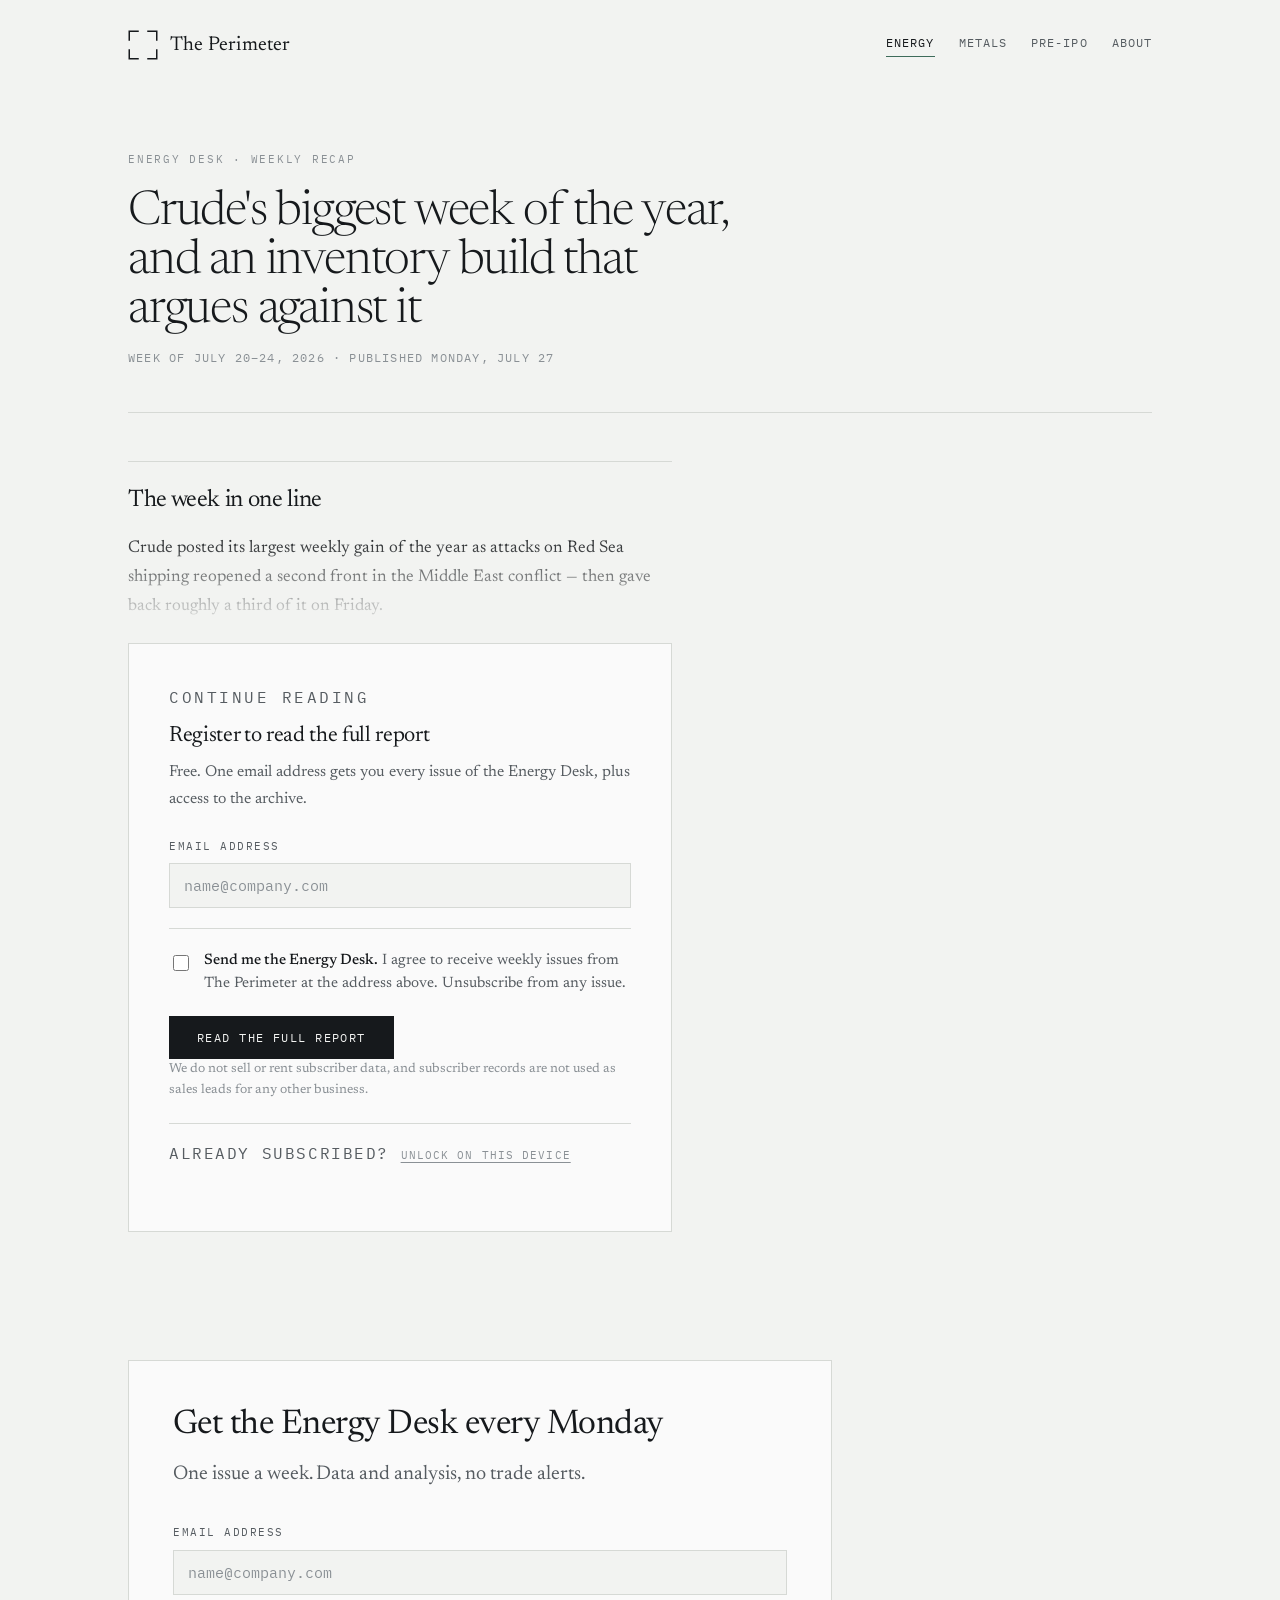
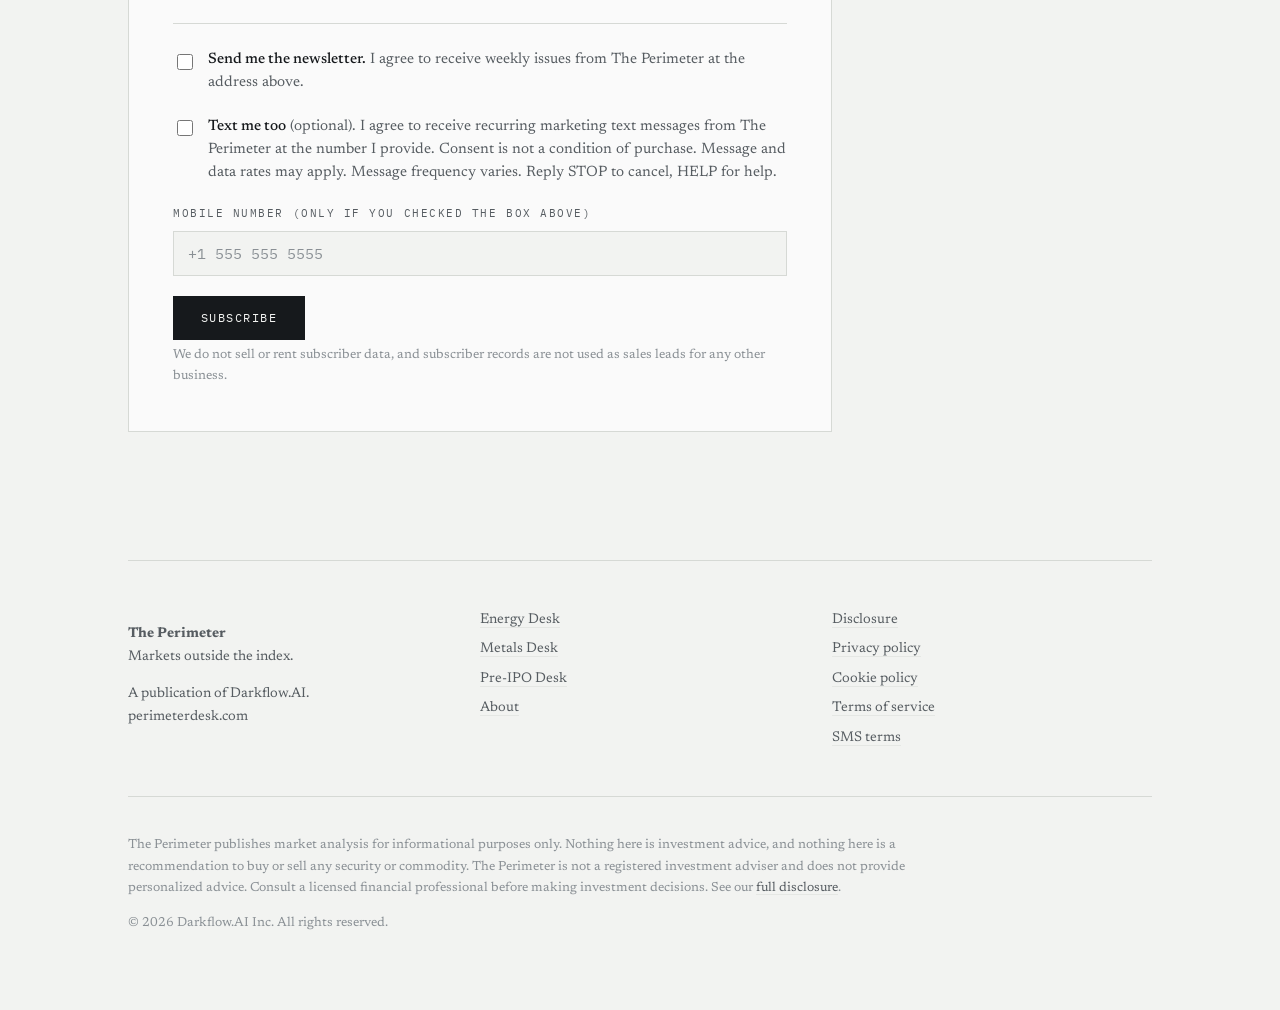
<file: issues/2026-07-27-energy.html>
<!DOCTYPE html>
<html lang="en">
<head>
<meta charset="utf-8">
<meta name="viewport" content="width=device-width, initial-scale=1">
<title>Crude's biggest week of the year, and an inventory build that argues against it — Energy Desk — The Perimeter</title>
<meta name="description" content="Energy Desk weekly recap, week of July 20-24, 2026.">
<link rel="icon" href="../assets/logo.svg" type="image/svg+xml">
<link rel="stylesheet" href="../assets/style.css">
</head>
<body>
<script type="application/ld+json">
{"@context":"https://schema.org","@type":"NewsArticle",
"headline":"Crude's biggest week of the year, and an inventory build that argues against it",
"datePublished":"2026-07-27",
"isAccessibleForFree":"False",
"publisher":{"@type":"Organization","name":"The Perimeter"},
"hasPart":{"@type":"WebPageElement","isAccessibleForFree":"False","cssSelector":".gate-body"}}
</script>
<div class="shell">
<header class="masthead">
<a class="brand" href="../index.html"><svg width="30" height="30" viewBox="0 0 48 48" aria-hidden="true">
<g fill="none" stroke="#16191C" stroke-width="2.4" stroke-linecap="square">
<path d="M2,16 L2,2 L16,2"/><path d="M32,2 L46,2 L46,16"/>
<path d="M46,32 L46,46 L32,46"/><path d="M16,46 L2,46 L2,32"/></g></svg><span class="brand-name">The Perimeter</span></a>
<nav class="nav"><a href="../energy.html" aria-current="page">Energy</a><a href="../metals.html">Metals</a><a href="../preipo.html">Pre-IPO</a><a href="../about.html">About</a></nav>
</header>
</div>
<div class="shell">
<div class="issue-head">
<p class="eyebrow">Energy Desk &middot; Weekly recap</p>
<h1>Crude's biggest week of the year, and an inventory build that argues against it</h1>
<p class="dateline">Week of July 20&ndash;24, 2026 &middot; Published Monday, July 27</p>
</div>
<article class="prose" id="report">
<div class="gate-teaser">
<h2>The week in one line</h2>
<p>Crude posted its largest weekly gain of the year as attacks on Red Sea shipping reopened a second front in the Middle East conflict — then gave back roughly a third of it on Friday.</p>

</div>

<div class="gate-card">
<p class="eyebrow">Continue reading</p>
<h2>Register to read the full report</h2>
<p>Free. One email address gets you every issue of the Energy Desk, plus access to the archive.</p>
<form action="https://backend.leadconnectorhq.com/forms/submit" method="POST" data-gate="1">
<input type="hidden" name="formId" value="REPLACE_WITH_YOUR_GHL_FORM_ID">
<input type="hidden" name="desk" value="energy">
<input type="hidden" name="source" value="gate:2026-07-27-energy">
<div class="field">
<label for="g-email">Email address</label>
<input type="email" id="g-email" name="email" placeholder="name@company.com" required>
</div>
<div class="checks">
<div class="check">
<input type="checkbox" id="g-consent" name="consent_email" value="yes" required>
<span><strong>Send me the Energy Desk.</strong> I agree to receive weekly issues from
The Perimeter at the address above. Unsubscribe from any issue.</span>
</div>
</div>
<button type="submit">Read the full report</button>
<p class="fineprint">We do not sell or rent subscriber data, and subscriber records are not used
as sales leads for any other business.</p>
</form>
<p class="gate-meta">Already subscribed?
<button type="button" class="gate-back" data-unlock="1">Unlock on this device</button></p>
</div>

<div class="gate-body">
<hr />

<h2>Crude</h2>
<p>September WTI traded at $92.31 late Thursday, up $10.54, or 12.89%, on the week. Brent broke back above $100 a barrel on Thursday for the first time in nearly two months before retreating roughly 4% on Friday to settle near $97 — its steepest single-session decline since late June. Even after that reversal, Brent finished the week up more than 12%.</p>
<p>The move was geopolitical, not fundamental. Iran-backed Houthi militants struck two Saudi oil tankers in the Red Sea — an export route that had been serving as the alternative to a disrupted Strait of Hormuz. U.S. strikes on Iran ran a thirteenth consecutive day, with both sides ruling out near-term talks. President Trump said he was weighing a large-scale attack and threatened retaliation over any further attacks on Red Sea shipping.</p>
<p>Friday's pullback reflected a simple observation: oil is still moving. Despite the escalation, cargoes continued to traverse the region, and traders repriced the disruption premium accordingly.</p>
<p><strong>In simple terms:</strong> the market spent four days pricing in a supply shock that has not yet materialized, then spent Friday partially un-pricing it.</p>
<hr />
<h2>Inventories and drilling</h2>
<p>U.S. commercial crude inventories, excluding the Strategic Petroleum Reserve, rose 2.0 million barrels in the week ending July 17 to 411.7 million barrels — approximately 6% below the five-year average for the period. Refinery inputs averaged 17.1 million barrels per day. The next EIA Weekly Petroleum Status Report, covering the week ending July 24, is due Wednesday, July 29.</p>
<p>Baker Hughes reported 587 active U.S. rigs for the week of July 24, down one from 588 and the first national decline in six weeks. Oil-directed rigs fell two to 450; gas rigs rose one to 127; miscellaneous held at 10. Offshore dropped one to 12. The total sits 45 rigs above the 542 counted a year ago.</p>
<p>By state: Texas fell two to 272. New Mexico held at 96, North Dakota at 24, Louisiana at 37, and Oklahoma at 50.</p>
<p>Worth noting: WellDatabase put the U.S. count at 575, up one on the week — a divergence from Baker Hughes that suggests the multi-week addition streak is flattening rather than reversing. Operators appear to be prioritizing efficiency and high-return acreage over fleet growth.</p>
<hr />
<h2>Natural gas</h2>
<p>Gas continued to trade its own story. Prompt-month Henry Hub futures managed their first weekly gain since June 18 — but only barely, and in sharp contrast to the November-through-March strip, which posted double-digit gains.</p>
<p>Henry Hub spot settled at $2.80/MMBtu on July 20. The August contract settled at $2.91/MMBtu on July 22, down 8.0% from its first settlement as prompt month on June 29. A run of 30 consecutive trading days above $3/MMBtu ended July 10.</p>
<p>Two supply-side items shaped regional pricing. Kinder Morgan's Natural Gas Pipeline Co. of America took a stretch of its Gulf Coast mainline out of service for the second time this month, halting roughly 500,000 Dth/d of East Texas Haynesville receipts and firming local spot. Meanwhile, Desert Southwest and Southern California prices surged Friday as Phoenix temperatures approached 115°F.</p>
<p>The structural drag remains intact: record production, healthy storage, and strong renewable generation displacing gas-fired power during peak cooling hours.</p>
<hr />
<h2>Equities</h2>
<p>The majors have been the cleanest expression of the 2026 crude rally. ExxonMobil is up roughly 31% year to date, Chevron 29%, and BP 27% — gains driven primarily by the commodity rather than by operational outperformance. WTI has traveled from a 2026 high of $114.58 in April to the low $70s earlier this month before last week's rebound, which is a useful reminder of how much of that equity performance is beta to a volatile input.</p>
<p>Chevron reports second-quarter results July 31; ExxonMobil and ConocoPhillips follow in early August.</p>
<hr />
<h2>The week ahead</h2>
<ul>
<li><strong>Tuesday–Wednesday:</strong> FOMC meeting. Energy-driven inflation is the reason a hike is live at all.</li>
<li><strong>Wednesday:</strong> EIA Weekly Petroleum Status Report, week ending July 24.</li>
<li><strong>Friday:</strong> Chevron Q2 earnings; Baker Hughes rig count.</li>
<li><strong>Ongoing:</strong> Red Sea transit volumes and any movement on U.S.–Iran talks.</li>
</ul>
<hr />
<h2>Key takeaways</h2>
<ol>
<li>Last week's crude rally was a risk-premium event, not a physical shortage. Inventories built.</li>
<li>The rig count decline is too small to signal a turn, but the six-week streak of gains has stopped.</li>
<li>Natural gas is telling a two-part story — a weak prompt month and a strong winter strip. That spread is where the disagreement lives.</li>
<li>The FOMC decision matters to energy this week, because energy inflation is what put a hike on the table.</li>
</ol>
<hr />
<p><em>Sources: Bloomberg; Reuters; Trading Economics; Oilprice.com; U.S. Energy Information Administration; Baker Hughes; American Gas Association; Natural Gas Intelligence; Energy News Beat; Rigzone.</em></p>
<p><em>The Perimeter — Energy Desk is published weekly at PerimeterDesk.com.</em></p>
<p><em>This newsletter is published for informational purposes only. It is not investment advice and does not constitute a recommendation to buy or sell any security. No compensation was received from any company mentioned. Consult a licensed financial professional before making investment decisions.</em></p>
</div>
</article>
<section>
<div class="signup">
<h2>Get the Energy Desk every Monday</h2>
<p class="lede">One issue a week. Data and analysis, no trade alerts.</p>
<form action="https://backend.leadconnectorhq.com/forms/submit" method="POST">
<input type="hidden" name="formId" value="REPLACE_WITH_YOUR_GHL_FORM_ID">
<input type="hidden" name="desk" value="energy">
<div class="field">
<label for="email">Email address</label>
<input type="email" id="email" name="email" placeholder="name@company.com" required>
</div>

<div class="checks">
<div class="check">
<input type="checkbox" id="consent_email" name="consent_email" value="yes" required>
<span><strong>Send me the newsletter.</strong> I agree to receive weekly issues from The Perimeter
at the address above.</span>
</div>
<div class="check">
<input type="checkbox" id="consent_sms" name="consent_sms" value="yes">
<span><strong>Text me too</strong> (optional). I agree to receive recurring marketing text messages
from The Perimeter at the number I provide. Consent is not a condition of purchase. Message and data
rates may apply. Message frequency varies. Reply STOP to cancel, HELP for help.</span>
</div>
<div class="field">
<label for="phone">Mobile number (only if you checked the box above)</label>
<input type="tel" id="phone" name="phone" placeholder="+1 555 555 5555">
</div>
</div>
<button type="submit">Subscribe</button>
<p class="fineprint">We do not sell or rent subscriber data, and subscriber records are not used as
sales leads for any other business.</p>
</form>
</div>
</section>
</div>
<div class="shell">
<footer>
<div class="foot-grid">
<div>
<p><strong>The Perimeter</strong><br>Markets outside the index.</p>
<p>A publication of Darkflow.AI.<br>perimeterdesk.com</p>
</div>
<div>
<ul>
<li><a href="../energy.html">Energy Desk</a></li>
<li><a href="../metals.html">Metals Desk</a></li>
<li><a href="../preipo.html">Pre-IPO Desk</a></li>
<li><a href="../about.html">About</a></li>
</ul>
</div>
<div>
<ul>
<li><a href="../disclosure.html">Disclosure</a></li>
<li><a href="../privacy.html">Privacy policy</a></li>
<li><a href="../cookies.html">Cookie policy</a></li>
<li><a href="../terms.html">Terms of service</a></li>
<li><a href="../sms.html">SMS terms</a></li>
</ul>
</div>
</div>
<div class="legal">
<p>The Perimeter publishes market analysis for informational purposes only. Nothing here is investment
advice, and nothing here is a recommendation to buy or sell any security or commodity. The Perimeter is
not a registered investment adviser and does not provide personalized advice. Consult a licensed
financial professional before making investment decisions. See our
<a href="../disclosure.html">full disclosure</a>.</p>
<p>&copy; 2026 Darkflow.AI Inc. All rights reserved.</p>
</div>
</footer>
</div>
<script>
(function () {
  var art = document.getElementById('report');
  if (!art) return;
  var KEY = 'pd_reader';

  function open_() {
    art.classList.add('is-open');
    var fade = art.querySelector('.gate-fade');
    if (fade) fade.remove();
  }
  function remember() {
    try { localStorage.setItem(KEY, '1'); } catch (e) {}
  }

  try { if (localStorage.getItem(KEY) === '1') open_(); } catch (e) {}

  if (!art.classList.contains('is-open')) {
    var teaser = art.querySelector('.gate-teaser');
    if (teaser) {
      var fade = document.createElement('div');
      fade.className = 'gate-fade';
      teaser.insertAdjacentElement('afterend', fade);
    }
  }

  var form = art.querySelector('form[data-gate]');
  if (form) {
    form.addEventListener('submit', function () { remember(); });
  }
  var back = art.querySelector('[data-unlock]');
  if (back) {
    back.addEventListener('click', function () { remember(); open_(); });
  }
})();
</script>
</body>
</html>
</file>
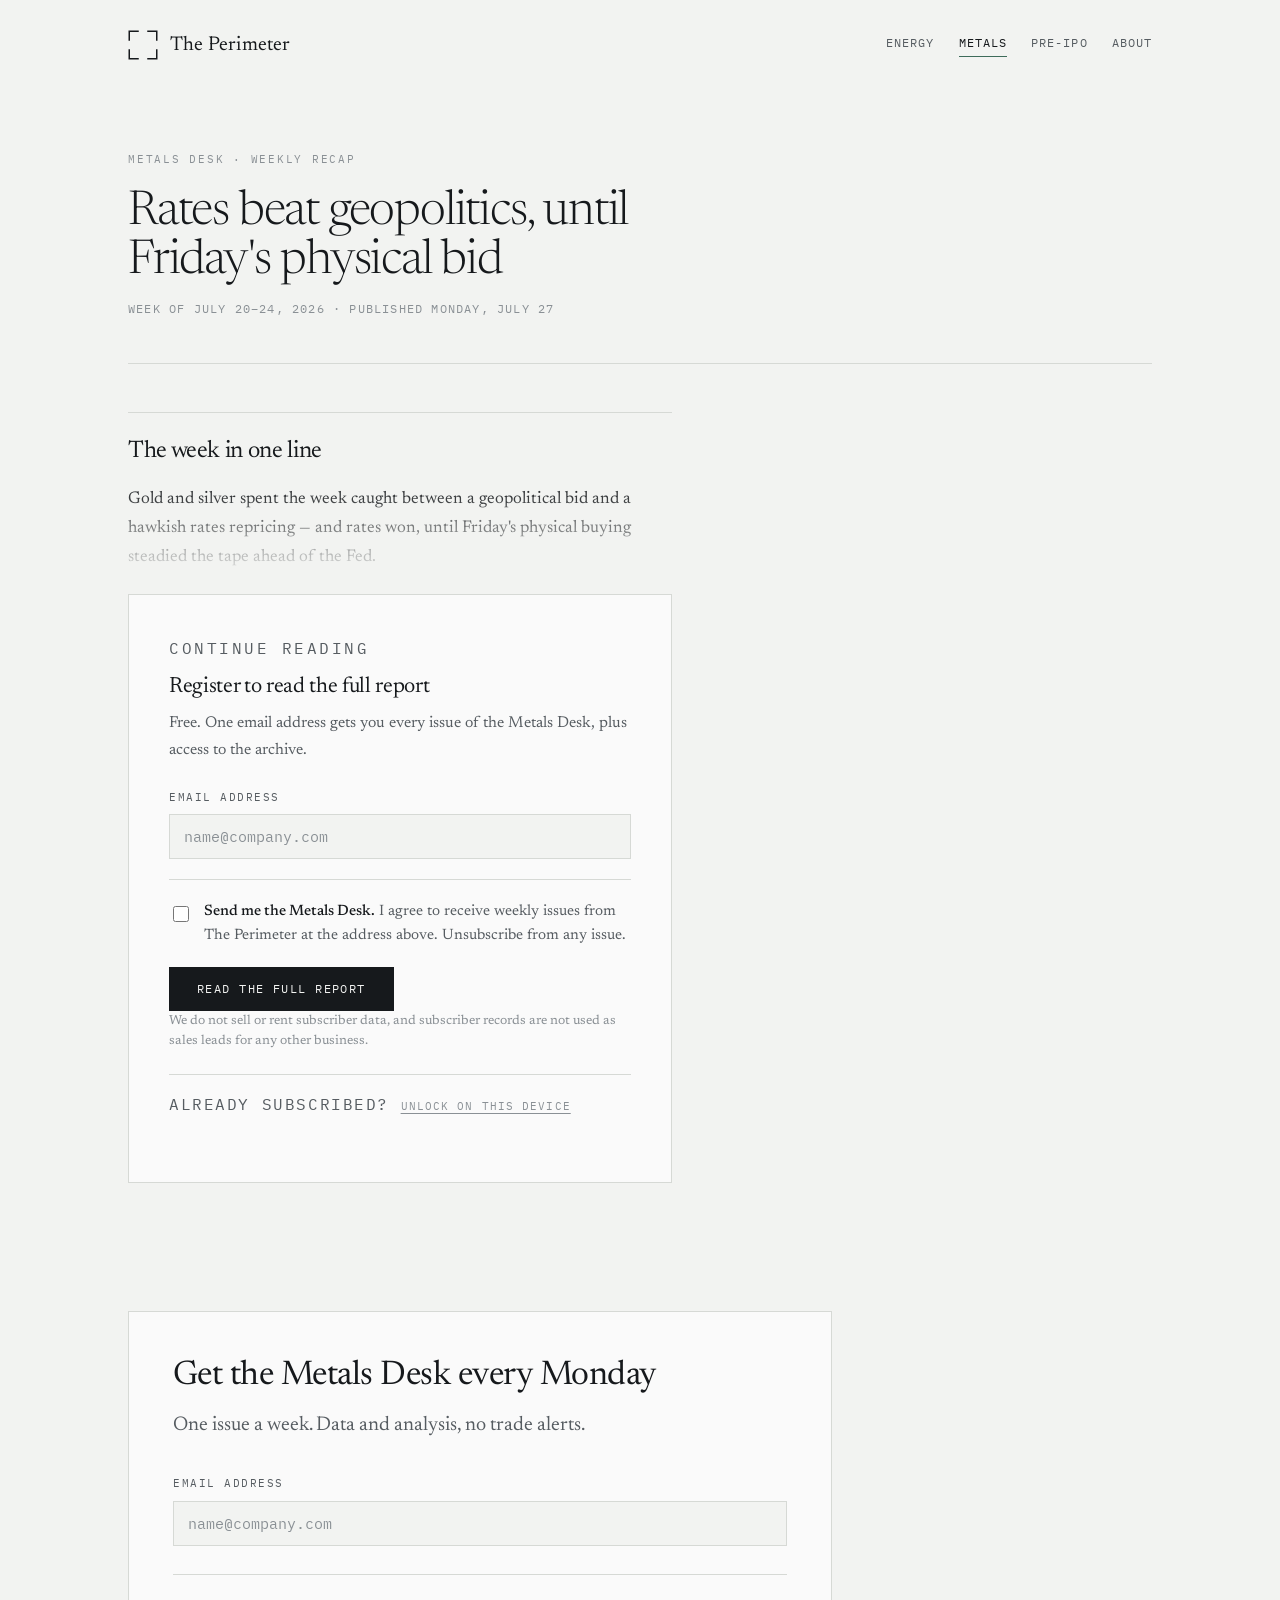
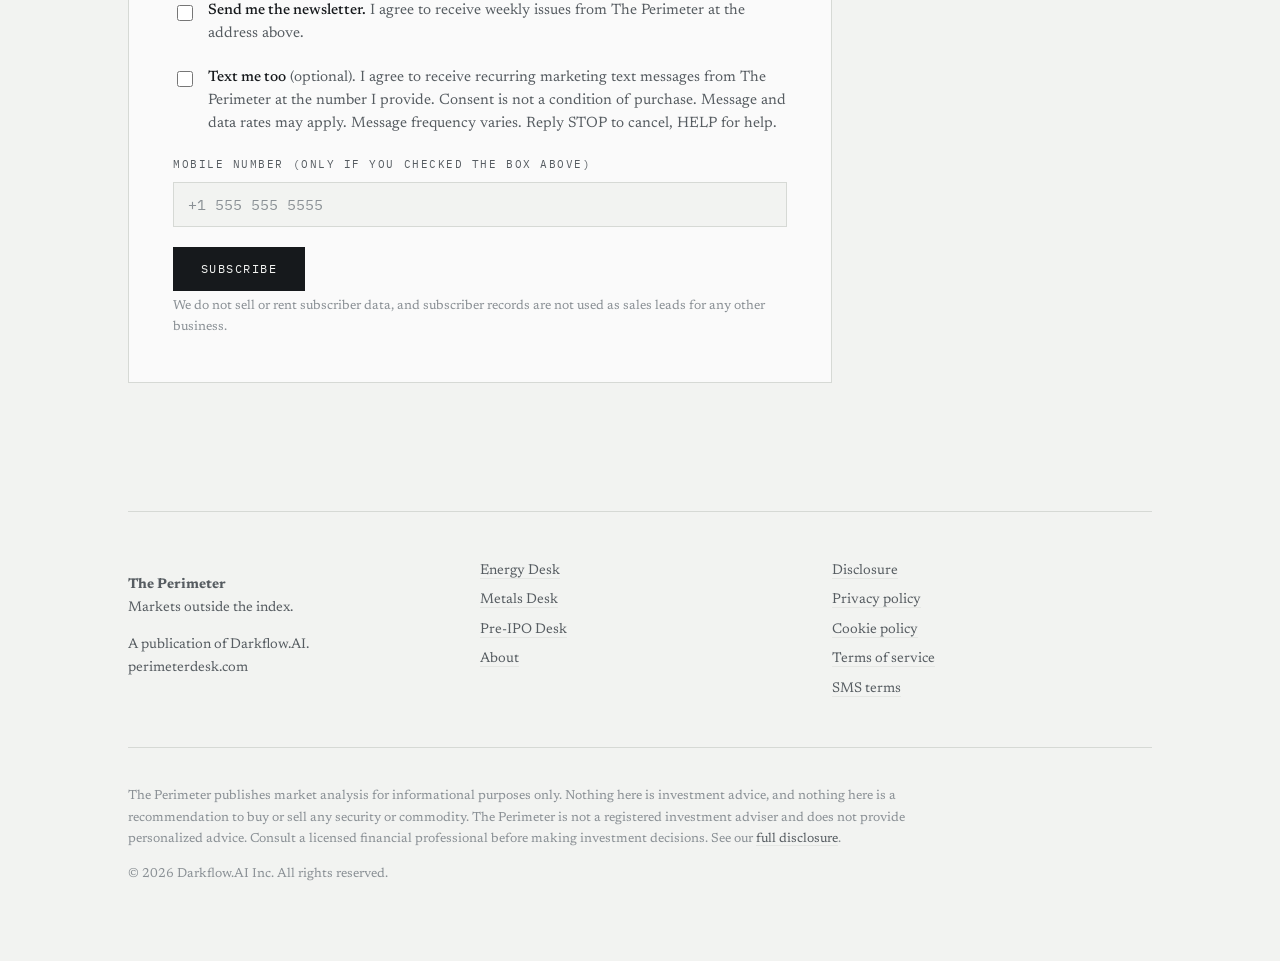
<file: issues/2026-07-27-metals.html>
<!DOCTYPE html>
<html lang="en">
<head>
<meta charset="utf-8">
<meta name="viewport" content="width=device-width, initial-scale=1">
<title>Rates beat geopolitics, until Friday's physical bid — Metals Desk — The Perimeter</title>
<meta name="description" content="Metals Desk weekly recap, week of July 20-24, 2026.">
<link rel="icon" href="../assets/logo.svg" type="image/svg+xml">
<link rel="stylesheet" href="../assets/style.css">
</head>
<body>
<script type="application/ld+json">
{"@context":"https://schema.org","@type":"NewsArticle",
"headline":"Rates beat geopolitics, until Friday's physical bid",
"datePublished":"2026-07-27",
"isAccessibleForFree":"False",
"publisher":{"@type":"Organization","name":"The Perimeter"},
"hasPart":{"@type":"WebPageElement","isAccessibleForFree":"False","cssSelector":".gate-body"}}
</script>
<div class="shell">
<header class="masthead">
<a class="brand" href="../index.html"><svg width="30" height="30" viewBox="0 0 48 48" aria-hidden="true">
<g fill="none" stroke="#16191C" stroke-width="2.4" stroke-linecap="square">
<path d="M2,16 L2,2 L16,2"/><path d="M32,2 L46,2 L46,16"/>
<path d="M46,32 L46,46 L32,46"/><path d="M16,46 L2,46 L2,32"/></g></svg><span class="brand-name">The Perimeter</span></a>
<nav class="nav"><a href="../energy.html">Energy</a><a href="../metals.html" aria-current="page">Metals</a><a href="../preipo.html">Pre-IPO</a><a href="../about.html">About</a></nav>
</header>
</div>
<div class="shell">
<div class="issue-head">
<p class="eyebrow">Metals Desk &middot; Weekly recap</p>
<h1>Rates beat geopolitics, until Friday's physical bid</h1>
<p class="dateline">Week of July 20&ndash;24, 2026 &middot; Published Monday, July 27</p>
</div>
<article class="prose" id="report">
<div class="gate-teaser">
<h2>The week in one line</h2>
<p>Gold and silver spent the week caught between a geopolitical bid and a hawkish rates repricing — and rates won, until Friday's physical buying steadied the tape ahead of the Fed.</p>

</div>

<div class="gate-card">
<p class="eyebrow">Continue reading</p>
<h2>Register to read the full report</h2>
<p>Free. One email address gets you every issue of the Metals Desk, plus access to the archive.</p>
<form action="https://backend.leadconnectorhq.com/forms/submit" method="POST" data-gate="1">
<input type="hidden" name="formId" value="REPLACE_WITH_YOUR_GHL_FORM_ID">
<input type="hidden" name="desk" value="metals">
<input type="hidden" name="source" value="gate:2026-07-27-metals">
<div class="field">
<label for="g-email">Email address</label>
<input type="email" id="g-email" name="email" placeholder="name@company.com" required>
</div>
<div class="checks">
<div class="check">
<input type="checkbox" id="g-consent" name="consent_email" value="yes" required>
<span><strong>Send me the Metals Desk.</strong> I agree to receive weekly issues from
The Perimeter at the address above. Unsubscribe from any issue.</span>
</div>
</div>
<button type="submit">Read the full report</button>
<p class="fineprint">We do not sell or rent subscriber data, and subscriber records are not used
as sales leads for any other business.</p>
</form>
<p class="gate-meta">Already subscribed?
<button type="button" class="gate-back" data-unlock="1">Unlock on this device</button></p>
</div>

<div class="gate-body">
<hr />

<h2>Where prices landed</h2>
<p>Gold closed the week around $4,055.82 an ounce, up $6.90, or 0.17%, on Friday from Thursday's $4,048.92. That level came after a round trip: gold touched a two-week high of $4,165.87 on Tuesday, then slipped 0.6% to $4,103.39 on Wednesday as crude advanced and rate expectations firmed.</p>
<p>Silver finished stronger, at roughly $58.40 an ounce, up $1.13, or 1.98%, on Friday after falling 1.3% mid-week. Silver's outperformance compressed the gold-silver ratio to approximately 69.5, down from 70.72 on Thursday. In the scrap market, silver posted a weekly gain of 5.03% from the prior week's $42.56 an ounce, driven by investment demand and industrial consumption, particularly from solar.</p>
<p>Platinum was off about 1% mid-week near $1,628.63 and finished the week slightly lower. Palladium traded near $1,240, down close to 2% in the final session after touching a one-week high.</p>
<hr />
<h2>The mechanism that actually moved metals</h2>
<p>The chain runs in one direction, and it has run this way for most of 2026:</p>
<p>Oil spike → higher inflation expectations → higher Fed rate-hike probability → higher real yields → pressure on non-yielding metals.</p>
<p>Last week supplied every link. Crude climbed to its highest level in more than six weeks on renewed U.S. strikes on Iran and Houthi attacks on Red Sea tankers. Two-year Treasury yields pushed to a 17-month high. Markets moved to price roughly a 34% probability of a rate hike at the July 28–29 FOMC meeting, and better than 78% odds of an increase by September.</p>
<p><strong>In simple terms:</strong> when Treasuries pay more after inflation, holding metal that pays nothing costs more. That opportunity cost is gold's principal headwind this year, and it is not a sentiment story — it is arithmetic.</p>
<p>Silver absorbs that repricing harder than gold does. J.P. Morgan's Gregory Shearer has framed the relationship as a 1–2% decline in gold translating into a 10–15% decline in silver, because silver lacks the central bank demand base that supports gold.</p>
<hr />
<h2>Context: how far from the highs</h2>
<p>Both metals remain deep in correction. Gold sat roughly 27% below its January all-time high of $5,589 as of early July. Silver is about 52% below its January peak near $121.78 — a peak reached on January 29.</p>
<p>The World Gold Council's mid-year framework placed gold's fair value near $4,100, plus or minus 5%, assuming one Fed hike by October and inflation peaking around 3.9%. At current levels, gold is trading inside that band.</p>
<hr />
<h2>The structural side of the ledger</h2>
<p>Two demand floors are worth holding in view, because neither responds to a single Fed meeting.</p>
<p><strong>Central banks</strong> added a net 41 metric tons to gold reserves in May, with full-year 2026 sovereign purchases projected near 850 tons — close to double the pre-2022 annual average.</p>
<p><strong>Silver supply</strong> is heading into a sixth consecutive annual deficit. The Silver Institute's World Silver Survey 2026 puts the 2026 shortfall at 46.3 million ounces, up 15% year over year. Roughly 58% of annual silver demand is industrial — solar, semiconductors, EV components, and data-center infrastructure. Separately, China's silver export licensing regime restricts an estimated 60% to 70% of global refined supply to domestic use, raising the importance of internationally traded supply from Mexico and Peru.</p>
<p>The tension in silver right now is that a well-documented physical deficit is being outweighed, week to week, by rate expectations.</p>
<hr />
<h2>The Fed, in brief</h2>
<p>The June 16–17 meeting held the federal funds rate unanimously at 3.50%–3.75%. Of the eighteen participants who submitted projections, nine expected at least one hike before year-end, eight projected no change, and one projected a cut. Chair Kevin Warsh submitted no projection at all — the first chair to withhold one since the dot plot began in 2012 — and the policy statement ran roughly 130 words with no forward guidance.</p>
<p>That is an unusually wide committee split heading into a live meeting.</p>
<hr />
<h2>The week ahead</h2>
<ul>
<li><strong>Tuesday–Wednesday:</strong> FOMC meeting; decision Wednesday afternoon.</li>
<li><strong>Thursday:</strong> Often the more informative session. If the decision itself is largely priced, the move tends to come from the statement language and the following day's repositioning.</li>
<li><strong>Watch:</strong> the gold-silver ratio. A move back toward 71 signals rate expectations dominating; compression toward 68 signals silver's industrial engine re-engaging.</li>
</ul>
<hr />
<h2>Key takeaways</h2>
<ol>
<li>Metals did not trade on the Middle East last week. They traded on what the Middle East did to rate expectations.</li>
<li>Silver outperformed gold on Friday, and the ratio compressed — a change in tone, not yet a trend.</li>
<li>The silver deficit is real and documented, and it has been losing to the rates trade all year. That can persist longer than the fundamentals argument suggests.</li>
<li>Wednesday's decision is largely priced. The statement language is not.</li>
</ol>
<hr />
<p><em>Sources: Reuters; USAGOLD; GoldSilver; CNBC; Fortune; Crux Investor; Golden State Mint; IndexBox; Silver Institute, World Silver Survey 2026; World Gold Council; Federal Reserve; CME FedWatch Tool.</em></p>
<p><em>The Perimeter — Metals Desk is published weekly at PerimeterDesk.com.</em></p>
<p><em>This newsletter is published for informational purposes only. It is not investment advice and does not constitute a recommendation to buy or sell any security or commodity. No compensation was received from any company mentioned. Consult a licensed financial professional before making investment decisions.</em></p>
</div>
</article>
<section>
<div class="signup">
<h2>Get the Metals Desk every Monday</h2>
<p class="lede">One issue a week. Data and analysis, no trade alerts.</p>
<form action="https://backend.leadconnectorhq.com/forms/submit" method="POST">
<input type="hidden" name="formId" value="REPLACE_WITH_YOUR_GHL_FORM_ID">
<input type="hidden" name="desk" value="metals">
<div class="field">
<label for="email">Email address</label>
<input type="email" id="email" name="email" placeholder="name@company.com" required>
</div>

<div class="checks">
<div class="check">
<input type="checkbox" id="consent_email" name="consent_email" value="yes" required>
<span><strong>Send me the newsletter.</strong> I agree to receive weekly issues from The Perimeter
at the address above.</span>
</div>
<div class="check">
<input type="checkbox" id="consent_sms" name="consent_sms" value="yes">
<span><strong>Text me too</strong> (optional). I agree to receive recurring marketing text messages
from The Perimeter at the number I provide. Consent is not a condition of purchase. Message and data
rates may apply. Message frequency varies. Reply STOP to cancel, HELP for help.</span>
</div>
<div class="field">
<label for="phone">Mobile number (only if you checked the box above)</label>
<input type="tel" id="phone" name="phone" placeholder="+1 555 555 5555">
</div>
</div>
<button type="submit">Subscribe</button>
<p class="fineprint">We do not sell or rent subscriber data, and subscriber records are not used as
sales leads for any other business.</p>
</form>
</div>
</section>
</div>
<div class="shell">
<footer>
<div class="foot-grid">
<div>
<p><strong>The Perimeter</strong><br>Markets outside the index.</p>
<p>A publication of Darkflow.AI.<br>perimeterdesk.com</p>
</div>
<div>
<ul>
<li><a href="../energy.html">Energy Desk</a></li>
<li><a href="../metals.html">Metals Desk</a></li>
<li><a href="../preipo.html">Pre-IPO Desk</a></li>
<li><a href="../about.html">About</a></li>
</ul>
</div>
<div>
<ul>
<li><a href="../disclosure.html">Disclosure</a></li>
<li><a href="../privacy.html">Privacy policy</a></li>
<li><a href="../cookies.html">Cookie policy</a></li>
<li><a href="../terms.html">Terms of service</a></li>
<li><a href="../sms.html">SMS terms</a></li>
</ul>
</div>
</div>
<div class="legal">
<p>The Perimeter publishes market analysis for informational purposes only. Nothing here is investment
advice, and nothing here is a recommendation to buy or sell any security or commodity. The Perimeter is
not a registered investment adviser and does not provide personalized advice. Consult a licensed
financial professional before making investment decisions. See our
<a href="../disclosure.html">full disclosure</a>.</p>
<p>&copy; 2026 Darkflow.AI Inc. All rights reserved.</p>
</div>
</footer>
</div>
<script>
(function () {
  var art = document.getElementById('report');
  if (!art) return;
  var KEY = 'pd_reader';

  function open_() {
    art.classList.add('is-open');
    var fade = art.querySelector('.gate-fade');
    if (fade) fade.remove();
  }
  function remember() {
    try { localStorage.setItem(KEY, '1'); } catch (e) {}
  }

  try { if (localStorage.getItem(KEY) === '1') open_(); } catch (e) {}

  if (!art.classList.contains('is-open')) {
    var teaser = art.querySelector('.gate-teaser');
    if (teaser) {
      var fade = document.createElement('div');
      fade.className = 'gate-fade';
      teaser.insertAdjacentElement('afterend', fade);
    }
  }

  var form = art.querySelector('form[data-gate]');
  if (form) {
    form.addEventListener('submit', function () { remember(); });
  }
  var back = art.querySelector('[data-unlock]');
  if (back) {
    back.addEventListener('click', function () { remember(); open_(); });
  }
})();
</script>
</body>
</html>
</file>
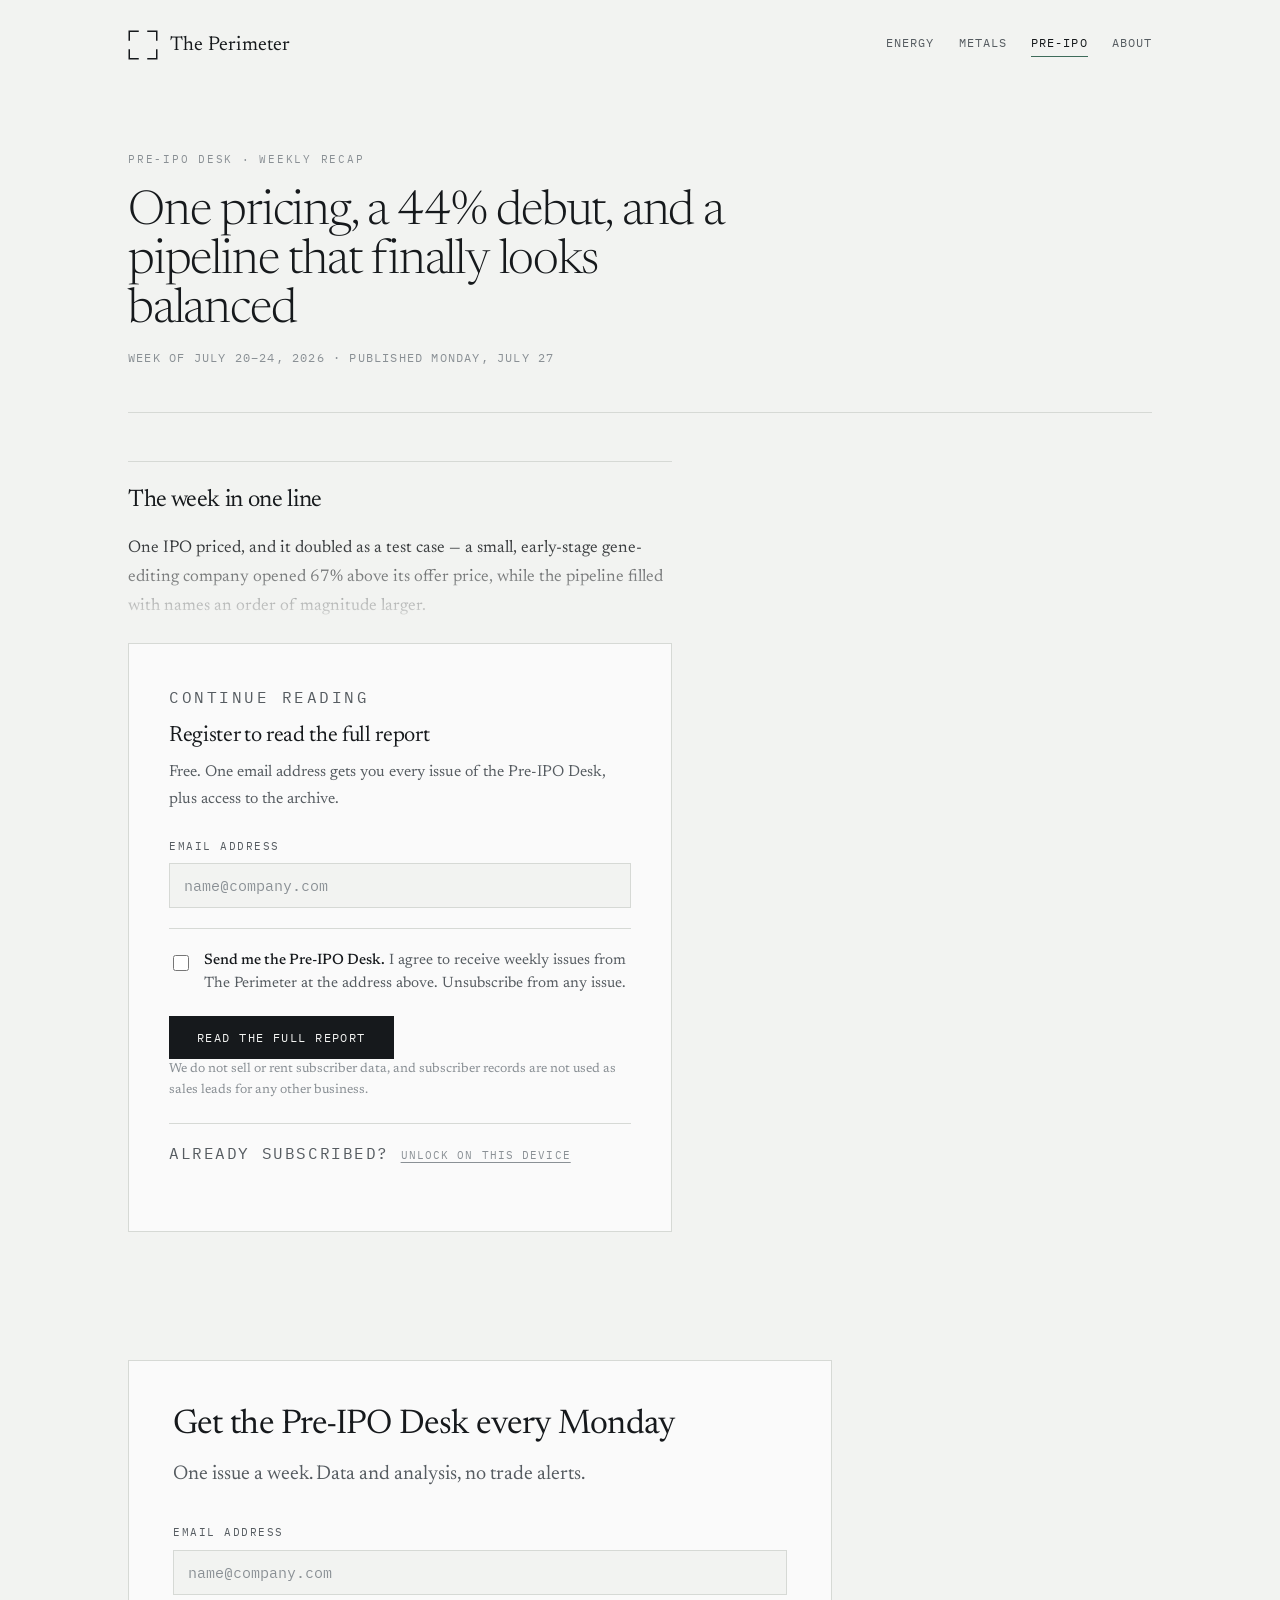
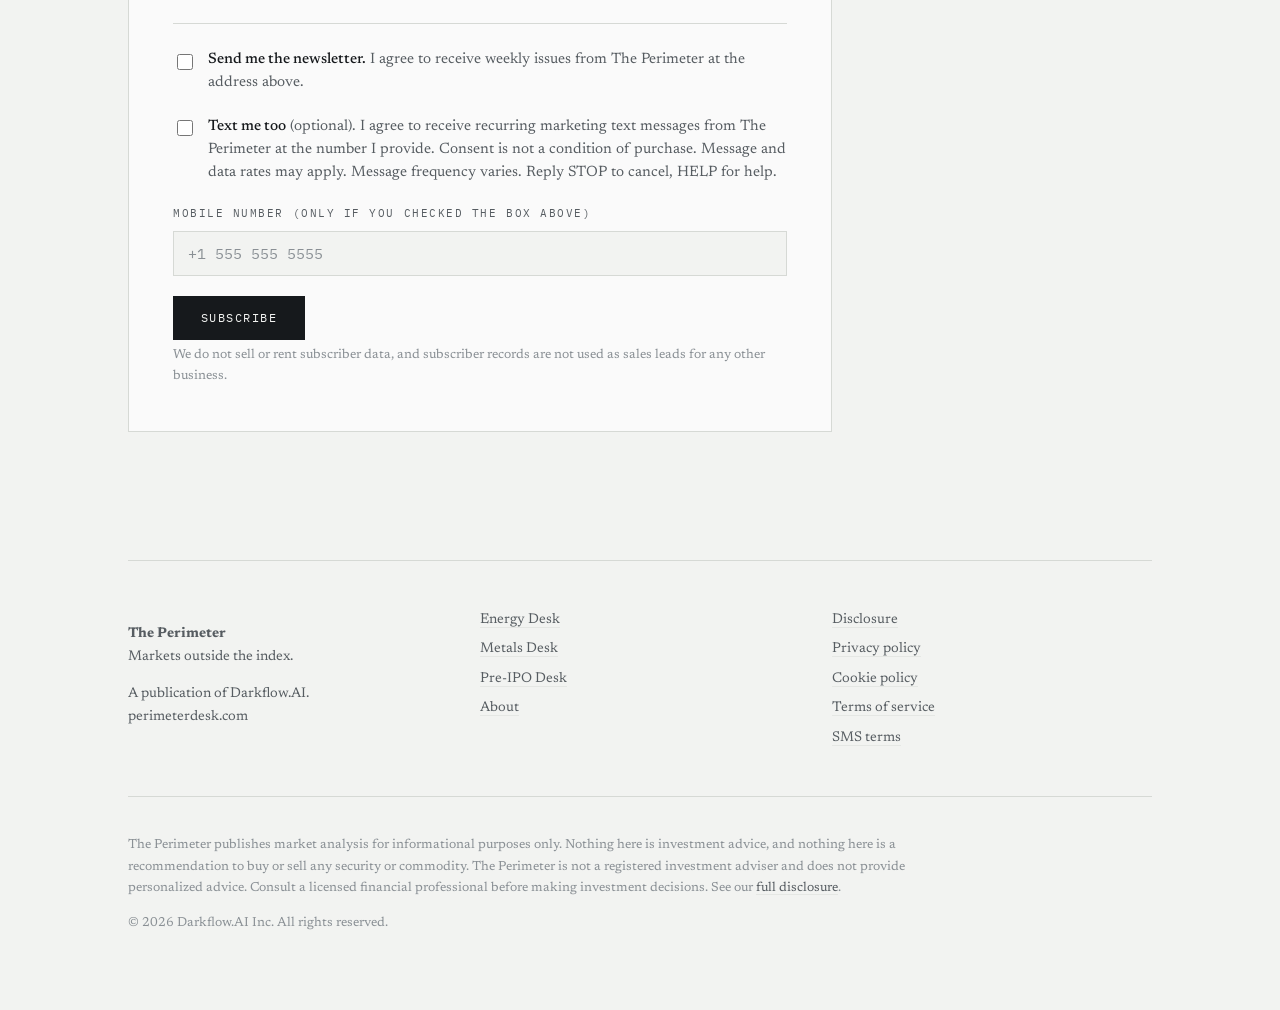
<file: issues/2026-07-27-preipo.html>
<!DOCTYPE html>
<html lang="en">
<head>
<meta charset="utf-8">
<meta name="viewport" content="width=device-width, initial-scale=1">
<title>One pricing, a 44% debut, and a pipeline that finally looks balanced — Pre-IPO Desk — The Perimeter</title>
<meta name="description" content="Pre-IPO Desk weekly recap, week of July 20-24, 2026.">
<link rel="icon" href="../assets/logo.svg" type="image/svg+xml">
<link rel="stylesheet" href="../assets/style.css">
</head>
<body>
<script type="application/ld+json">
{"@context":"https://schema.org","@type":"NewsArticle",
"headline":"One pricing, a 44% debut, and a pipeline that finally looks balanced",
"datePublished":"2026-07-27",
"isAccessibleForFree":"False",
"publisher":{"@type":"Organization","name":"The Perimeter"},
"hasPart":{"@type":"WebPageElement","isAccessibleForFree":"False","cssSelector":".gate-body"}}
</script>
<div class="shell">
<header class="masthead">
<a class="brand" href="../index.html"><svg width="30" height="30" viewBox="0 0 48 48" aria-hidden="true">
<g fill="none" stroke="#16191C" stroke-width="2.4" stroke-linecap="square">
<path d="M2,16 L2,2 L16,2"/><path d="M32,2 L46,2 L46,16"/>
<path d="M46,32 L46,46 L32,46"/><path d="M16,46 L2,46 L2,32"/></g></svg><span class="brand-name">The Perimeter</span></a>
<nav class="nav"><a href="../energy.html">Energy</a><a href="../metals.html">Metals</a><a href="../preipo.html" aria-current="page">Pre-IPO</a><a href="../about.html">About</a></nav>
</header>
</div>
<div class="shell">
<div class="issue-head">
<p class="eyebrow">Pre-IPO Desk &middot; Weekly recap</p>
<h1>One pricing, a 44% debut, and a pipeline that finally looks balanced</h1>
<p class="dateline">Week of July 20&ndash;24, 2026 &middot; Published Monday, July 27</p>
</div>
<article class="prose" id="report">
<div class="gate-teaser">
<h2>The week in one line</h2>
<p>One IPO priced, and it doubled as a test case — a small, early-stage gene-editing company opened 67% above its offer price, while the pipeline filled with names an order of magnitude larger.</p>

</div>

<div class="gate-card">
<p class="eyebrow">Continue reading</p>
<h2>Register to read the full report</h2>
<p>Free. One email address gets you every issue of the Pre-IPO Desk, plus access to the archive.</p>
<form action="https://backend.leadconnectorhq.com/forms/submit" method="POST" data-gate="1">
<input type="hidden" name="formId" value="REPLACE_WITH_YOUR_GHL_FORM_ID">
<input type="hidden" name="desk" value="preipo">
<input type="hidden" name="source" value="gate:2026-07-27-preipo">
<div class="field">
<label for="g-email">Email address</label>
<input type="email" id="g-email" name="email" placeholder="name@company.com" required>
</div>
<div class="checks">
<div class="check">
<input type="checkbox" id="g-consent" name="consent_email" value="yes" required>
<span><strong>Send me the Pre-IPO Desk.</strong> I agree to receive weekly issues from
The Perimeter at the address above. Unsubscribe from any issue.</span>
</div>
</div>
<button type="submit">Read the full report</button>
<p class="fineprint">We do not sell or rent subscriber data, and subscriber records are not used
as sales leads for any other business.</p>
</form>
<p class="gate-meta">Already subscribed?
<button type="button" class="gate-back" data-unlock="1">Unlock on this device</button></p>
</div>

<div class="gate-body">
<hr />

<h2>The deal that priced</h2>
<p><strong>Scribe Therapeutics (Nasdaq: SCTX)</strong> was the week's sole IPO, joined by four SPAC listings.</p>
<p>Scribe upsized to 8.58 million shares from the 7.15 million initially marketed, and priced at $15 — the top of a $13–$15 range — for gross proceeds of $128.7 million. Underwriters hold an option for approximately 1.3 million additional shares.</p>
<p>Shares opened Friday at $25 and closed at $21.65, up 44% from the offer price, valuing the company near $381 million at the close. Renaissance Capital put the pricing market cap at $273 million.</p>
<p>The Alameda, California company was co-founded by Nobel laureate Jennifer Doudna and is developing in vivo gene-editing therapies for atherosclerotic cardiovascular disease. It is the first gene-editing developer to price an IPO in more than two years, and the fourteenth biotech to price in 2026.</p>
<p>Two details in the structure are worth noting. Existing investor Eli Lilly indicated intent to purchase additional shares, targeting up to an 11% stake post-offering and after a related private placement. Sanofi affiliates committed roughly $7.5 million at the IPO price through that placement. Leerink Partners, Goldman Sachs, Guggenheim Securities and Wells Fargo led the offering.</p>
<p>Scribe is not profitable. For the quarter ended March 31, it reported a net loss of $17.4 million on collaboration revenue of $2.2 million, against a $3.5 million loss on $17.1 million of revenue in the prior-year quarter. First clinical data is expected in the first half of 2027.</p>
<p><strong>The comparison that matters:</strong> biotechs pricing in 2026 have raised a median of more than $300 million. Scribe raised $129 million. An HSBC Innovation Banking report noted that this year's class averaged roughly five years between first venture funding and listing, with all but one holding assets in mid- or late-stage testing. Scribe is earlier than that cohort — which explains both the smaller raise and the sharper first-day move.</p>
<hr />
<h2>The pipeline that filled</h2>
<p><strong>Jersey Mike's (NYSE: JMKE)</strong> — The Blackstone-backed sandwich chain is offering approximately 43.5 million shares at $21–$25. At the top of the range, the deal raises about $1.09 billion at a roughly $7.94 billion valuation. Roughly 13.8 million shares are newly issued; existing holders are selling approximately 29.7 million. The company operates more than 3,300 locations in the U.S. and Canada. Blackstone affiliates are expected to retain majority voting control.</p>
<p><strong>Reformation (NYSE: REF)</strong> — The Permira-backed womenswear retailer is offering approximately 14.1 million shares at $15–$17, seeking up to $239.1 million at a valuation of up to $1 billion. About 9.5 million shares are newly issued and 4.6 million are secondary; part of the primary proceeds is earmarked to repay term loans.</p>
<p><strong>Lyntris (NYSE: LYNX)</strong> — The Trive Capital-backed defense-technology firm filed for a U.S. IPO. Revenue rose to $241 million in the six months ended June 30 from $179.1 million a year earlier, against a $13 million net loss. Share count and terms are undisclosed. Evercore ISI, Citigroup and Guggenheim Securities are among the underwriters.</p>
<p><strong>AlphaSense</strong> — The AI-powered financial and enterprise research platform has reportedly begun preliminary listing preparations. Annual recurring revenue has reportedly passed $700 million after growing about 40% year over year. No venue, timetable, size or valuation has been disclosed.</p>
<hr />
<h2>Outside the U.S.</h2>
<p><strong>Amapá Minerals</strong> priced approximately 127.3 million shares at C$1.10 for C$140 million gross, with TSX conditional approval. Trading was expected to begin on an if-as-and-when-issued basis today under ticker AMAP, with closing expected July 30. The over-allotment covers roughly 19.1 million additional shares. The principal asset is a past-producing open-pit gold operation in northern Brazil.</p>
<p><strong>Moonshot AI</strong> is restructuring its offshore corporate framework ahead of a possible Hong Kong listing, having engaged Goldman Sachs and China International Capital Corp. The company recently raised more than $2 billion at a valuation near $30 billion, and temporarily paused new subscriptions to its Kimi K3 model on demand.</p>
<p><strong>AgiBot</strong>, a Chinese humanoid-robot maker, formally began its Hong Kong IPO process. No size, valuation or timetable disclosed.</p>
<p><strong>TAWAL</strong>, the PIF-backed Saudi tower operator, is reportedly negotiating to acquire more than 10,000 tower sites from Mobily, with IPO preparation expected to follow completion and a possible listing in 2027 or 2028.</p>
<p><strong>Pepkor</strong> will combine its Flash fintech unit with merchant-payments platform Shop2Shop, retaining 57.1% and implying roughly $1.3 billion in equity value for the combined business, with a separate listing intended over the medium term.</p>
<hr />
<h2>The week ahead</h2>
<ul>
<li>Two sizable IPOs and one direct listing are scheduled, with smaller deals likely to join the calendar.</li>
<li>Street research is expected on three companies.</li>
<li>Five lock-up periods expire.</li>
<li>The FOMC meets Tuesday and Wednesday. Rate expectations set the discount rate on every pre-revenue story in the pipeline.</li>
</ul>
<hr />
<h2>Key takeaways</h2>
<ol>
<li>A 44% first-day gain on a $129 million deal is a liquidity signal, not a valuation signal. The float was small and the raise was well below the 2026 biotech median.</li>
<li>Strategic participation from Lilly and Sanofi did more to de-risk Scribe's book than the price range did.</li>
<li>The pipeline is barbelling — one $8 billion consumer name, one $1 billion retailer, one defense-tech filer, and a set of Asia-Pacific and MENA candidates. That is a healthier mix than a single-sector window.</li>
<li>Blackstone retaining majority voting control at Jersey Mike's is a governance term worth reading before the marketing does.</li>
</ol>
<hr />
<p><em>Sources: Renaissance Capital; IPOX; Reuters; Bloomberg; BioPharma Dive; Fierce Biotech; Endpoints News; IPOScoop; The Information; Newswire.ca; Semafor.</em></p>
<p><em>The Perimeter — Pre-IPO Desk is published weekly at PerimeterDesk.com.</em></p>
<p><em>This newsletter is published for informational purposes only. It is not investment advice and does not constitute a recommendation to buy or sell any security. No compensation was received from any company mentioned. Pre-IPO and newly listed securities carry elevated risk, including limited operating history and restricted liquidity. Consult a licensed financial professional before making investment decisions.</em></p>
</div>
</article>
<section>
<div class="signup">
<h2>Get the Pre-IPO Desk every Monday</h2>
<p class="lede">One issue a week. Data and analysis, no trade alerts.</p>
<form action="https://backend.leadconnectorhq.com/forms/submit" method="POST">
<input type="hidden" name="formId" value="REPLACE_WITH_YOUR_GHL_FORM_ID">
<input type="hidden" name="desk" value="preipo">
<div class="field">
<label for="email">Email address</label>
<input type="email" id="email" name="email" placeholder="name@company.com" required>
</div>

<div class="checks">
<div class="check">
<input type="checkbox" id="consent_email" name="consent_email" value="yes" required>
<span><strong>Send me the newsletter.</strong> I agree to receive weekly issues from The Perimeter
at the address above.</span>
</div>
<div class="check">
<input type="checkbox" id="consent_sms" name="consent_sms" value="yes">
<span><strong>Text me too</strong> (optional). I agree to receive recurring marketing text messages
from The Perimeter at the number I provide. Consent is not a condition of purchase. Message and data
rates may apply. Message frequency varies. Reply STOP to cancel, HELP for help.</span>
</div>
<div class="field">
<label for="phone">Mobile number (only if you checked the box above)</label>
<input type="tel" id="phone" name="phone" placeholder="+1 555 555 5555">
</div>
</div>
<button type="submit">Subscribe</button>
<p class="fineprint">We do not sell or rent subscriber data, and subscriber records are not used as
sales leads for any other business.</p>
</form>
</div>
</section>
</div>
<div class="shell">
<footer>
<div class="foot-grid">
<div>
<p><strong>The Perimeter</strong><br>Markets outside the index.</p>
<p>A publication of Darkflow.AI.<br>perimeterdesk.com</p>
</div>
<div>
<ul>
<li><a href="../energy.html">Energy Desk</a></li>
<li><a href="../metals.html">Metals Desk</a></li>
<li><a href="../preipo.html">Pre-IPO Desk</a></li>
<li><a href="../about.html">About</a></li>
</ul>
</div>
<div>
<ul>
<li><a href="../disclosure.html">Disclosure</a></li>
<li><a href="../privacy.html">Privacy policy</a></li>
<li><a href="../cookies.html">Cookie policy</a></li>
<li><a href="../terms.html">Terms of service</a></li>
<li><a href="../sms.html">SMS terms</a></li>
</ul>
</div>
</div>
<div class="legal">
<p>The Perimeter publishes market analysis for informational purposes only. Nothing here is investment
advice, and nothing here is a recommendation to buy or sell any security or commodity. The Perimeter is
not a registered investment adviser and does not provide personalized advice. Consult a licensed
financial professional before making investment decisions. See our
<a href="../disclosure.html">full disclosure</a>.</p>
<p>&copy; 2026 Darkflow.AI Inc. All rights reserved.</p>
</div>
</footer>
</div>
<script>
(function () {
  var art = document.getElementById('report');
  if (!art) return;
  var KEY = 'pd_reader';

  function open_() {
    art.classList.add('is-open');
    var fade = art.querySelector('.gate-fade');
    if (fade) fade.remove();
  }
  function remember() {
    try { localStorage.setItem(KEY, '1'); } catch (e) {}
  }

  try { if (localStorage.getItem(KEY) === '1') open_(); } catch (e) {}

  if (!art.classList.contains('is-open')) {
    var teaser = art.querySelector('.gate-teaser');
    if (teaser) {
      var fade = document.createElement('div');
      fade.className = 'gate-fade';
      teaser.insertAdjacentElement('afterend', fade);
    }
  }

  var form = art.querySelector('form[data-gate]');
  if (form) {
    form.addEventListener('submit', function () { remember(); });
  }
  var back = art.querySelector('[data-unlock]');
  if (back) {
    back.addEventListener('click', function () { remember(); open_(); });
  }
})();
</script>
</body>
</html>
</file>
<file: assets/style.css>
@import url('https://fonts.googleapis.com/css2?family=Newsreader:ital,opsz,wght@0,6..72,300;0,6..72,400;0,6..72,500;1,6..72,300;1,6..72,400&family=IBM+Plex+Mono:wght@400;500&display=swap');

:root {
  --paper: #F2F3F1;
  --paper-2: #FAFAFA;
  --ink: #16191C;
  --ink-2: #565C61;
  --ink-3: #8A9095;
  --rule: #D6D9D5;
  --rule-2: #E5E7E4;
  --accent: #3E6B5A;
  --accent-soft: #E4EBE7;
  --down: #A8551E;
  --serif: 'Newsreader', Georgia, serif;
  --mono: 'IBM Plex Mono', ui-monospace, monospace;
  --measure: 34rem;
  --gutter: clamp(1.25rem, 5vw, 4rem);
}

*, *::before, *::after { box-sizing: border-box; }

html { -webkit-text-size-adjust: 100%; }

body {
  margin: 0;
  background: var(--paper);
  color: var(--ink);
  font-family: var(--serif);
  font-size: 1.0625rem;
  line-height: 1.7;
  font-optical-sizing: auto;
}

.shell { max-width: 72rem; margin: 0 auto; padding: 0 var(--gutter); }

a { color: inherit; }
a:focus-visible, button:focus-visible, input:focus-visible {
  outline: 2px solid var(--accent);
  outline-offset: 3px;
}

.eyebrow {
  font-family: var(--mono);
  font-size: 0.6875rem;
  letter-spacing: 0.16em;
  text-transform: uppercase;
  color: var(--ink-3);
  margin: 0 0 1.25rem;
}

/* ---------- masthead ---------- */

.masthead {
  display: flex;
  align-items: center;
  justify-content: space-between;
  gap: 2rem;
  padding: 1.75rem 0 1.5rem;
  flex-wrap: wrap;
}

.brand { display: flex; align-items: center; gap: 0.75rem; text-decoration: none; }
.brand svg { display: block; }
.brand-name { font-size: 1.25rem; letter-spacing: 0.01em; }

.nav { display: flex; gap: 1.5rem; font-family: var(--mono); font-size: 0.75rem; letter-spacing: 0.09em; text-transform: uppercase; }
.nav a { text-decoration: none; color: var(--ink-2); padding-bottom: 2px; border-bottom: 1px solid transparent; }
.nav a:hover, .nav a[aria-current="page"] { color: var(--ink); border-bottom-color: var(--accent); }

/* ---------- hero perimeter ---------- */

.perimeter {
  position: relative;
  padding: clamp(3rem, 8vw, 6rem) clamp(1.5rem, 5vw, 4rem);
  margin: 1rem 0 0;
}

.perimeter::before, .perimeter::after,
.perimeter > .c-bl, .perimeter > .c-br {
  content: '';
  position: absolute;
  width: 34px; height: 34px;
  border: 1.5px solid var(--ink);
}
.perimeter::before { top: 0; left: 0; border-right: 0; border-bottom: 0; }
.perimeter::after  { top: 0; right: 0; border-left: 0; border-bottom: 0; }
.perimeter > .c-bl { bottom: 0; left: 0; border-right: 0; border-top: 0; }
.perimeter > .c-br { bottom: 0; right: 0; border-left: 0; border-top: 0; }

.dot-out {
  position: absolute;
  top: -7px; right: -7px;
  width: 13px; height: 13px;
  border-radius: 50%;
  background: var(--accent);
}

h1 {
  font-family: var(--serif);
  font-weight: 300;
  font-size: clamp(2.5rem, 7vw, 4.75rem);
  line-height: 1.02;
  letter-spacing: -0.025em;
  margin: 0 0 1.5rem;
  max-width: 16ch;
}

.lede { font-size: clamp(1.0625rem, 1.6vw, 1.25rem); color: var(--ink-2); max-width: var(--measure); margin: 0; }

/* ---------- data strip ---------- */

.strip {
  display: grid;
  grid-template-columns: repeat(auto-fit, minmax(190px, 1fr));
  border-top: 1px solid var(--rule);
  margin-top: clamp(2.5rem, 5vw, 3.5rem);
}

.stat { padding: 1.5rem 1.5rem 1.5rem 0; border-right: 1px solid var(--rule); }
.stat:last-child { border-right: 0; }
.stat-label { font-family: var(--mono); font-size: 0.6875rem; letter-spacing: 0.14em; text-transform: uppercase; color: var(--ink-3); display: block; margin-bottom: 0.6rem; }
.stat-fig { font-family: var(--mono); font-size: 1.625rem; font-weight: 500; letter-spacing: -0.02em; display: block; line-height: 1.1; }
.stat-note { font-size: 0.9375rem; color: var(--ink-2); display: block; margin-top: 0.35rem; }
.up { color: var(--accent); }
.dn { color: var(--down); }

/* ---------- sections ---------- */

section { padding: clamp(3.5rem, 8vw, 6rem) 0; border-top: 1px solid var(--rule); }
section:first-of-type { border-top: 0; }

h2 { font-weight: 400; font-size: clamp(1.5rem, 3vw, 2.125rem); line-height: 1.2; letter-spacing: -0.015em; margin: 0 0 1.25rem; }
h3 { font-weight: 500; font-size: 1.1875rem; margin: 0 0 0.5rem; letter-spacing: -0.005em; }

/* ---------- desks ---------- */

.desks { display: grid; grid-template-columns: repeat(auto-fit, minmax(255px, 1fr)); gap: 1px; background: var(--rule); border: 1px solid var(--rule); }
.desk { background: var(--paper-2); padding: 1.75rem; text-decoration: none; display: block; transition: background 140ms ease; }
.desk:hover { background: var(--accent-soft); }
.desk-tag { font-family: var(--mono); font-size: 0.6875rem; letter-spacing: 0.14em; text-transform: uppercase; color: var(--accent); display: block; margin-bottom: 1.25rem; }
.desk p { color: var(--ink-2); font-size: 0.9875rem; margin: 0 0 1.25rem; }
.desk-go { font-family: var(--mono); font-size: 0.75rem; letter-spacing: 0.08em; text-transform: uppercase; color: var(--ink); }

/* ---------- issue list ---------- */

.issues { list-style: none; padding: 0; margin: 0; border-top: 1px solid var(--rule); }
.issues li { border-bottom: 1px solid var(--rule); }
.issues a { display: grid; grid-template-columns: 8.5rem 1fr auto; gap: 1.5rem; align-items: baseline; padding: 1.25rem 0; text-decoration: none; }
.issues a:hover .issue-title { color: var(--accent); }
.issue-date { font-family: var(--mono); font-size: 0.75rem; letter-spacing: 0.06em; color: var(--ink-3); }
.issue-title { font-size: 1.0625rem; }
.issue-desk { font-family: var(--mono); font-size: 0.6875rem; letter-spacing: 0.12em; text-transform: uppercase; color: var(--ink-3); }

@media (max-width: 640px) {
  .issues a { grid-template-columns: 1fr; gap: 0.35rem; }
}

/* ---------- signup ---------- */

.signup { background: var(--paper-2); border: 1px solid var(--rule); padding: clamp(1.75rem, 4vw, 2.75rem); max-width: 44rem; }
.signup h2 { margin-bottom: 0.75rem; }
.signup .lede { margin-bottom: 2rem; }

.field { margin-bottom: 1.25rem; }
label { display: block; font-family: var(--mono); font-size: 0.6875rem; letter-spacing: 0.14em; text-transform: uppercase; color: var(--ink-2); margin-bottom: 0.5rem; }
input[type="email"], input[type="tel"], input[type="text"] {
  width: 100%; padding: 0.75rem 0.875rem;
  border: 1px solid var(--rule); background: var(--paper);
  font-family: var(--mono); font-size: 0.9375rem; color: var(--ink);
  border-radius: 0;
}
input::placeholder { color: var(--ink-3); }

.checks { border-top: 1px solid var(--rule); padding-top: 1.5rem; margin-top: 1.75rem; }
.check { display: grid; grid-template-columns: auto 1fr; gap: 0.75rem; margin-bottom: 1.25rem; align-items: start; }
.check input { margin-top: 0.35rem; accent-color: var(--accent); width: 16px; height: 16px; }
.check span { font-size: 0.9375rem; color: var(--ink-2); line-height: 1.55; }
.check strong { color: var(--ink); font-weight: 500; }
.fineprint { font-size: 0.8125rem; color: var(--ink-3); line-height: 1.6; margin: 0.35rem 0 0; }

button[type="submit"] {
  font-family: var(--mono); font-size: 0.75rem; letter-spacing: 0.12em; text-transform: uppercase;
  background: var(--ink); color: var(--paper); border: 0;
  padding: 0.9rem 1.75rem; cursor: pointer; border-radius: 0;
  transition: background 140ms ease;
}
button[type="submit"]:hover { background: var(--accent); }

/* ---------- prose (issue pages) ---------- */

.prose { max-width: var(--measure); }
.prose h2 { font-size: 1.5rem; margin-top: 3rem; padding-top: 1.5rem; border-top: 1px solid var(--rule); }
.prose h3 { margin-top: 2rem; }
.prose p { margin: 0 0 1.35rem; }
.prose strong { font-weight: 500; }
.prose ol, .prose ul { padding-left: 1.25rem; margin: 0 0 1.35rem; }
.prose li { margin-bottom: 0.6rem; }
.prose hr { border: 0; border-top: 1px solid var(--rule); margin: 2.5rem 0; }
.prose em { color: var(--ink-2); }
.prose > p:first-of-type em { font-style: normal; }
.issue-head { padding: clamp(2.5rem, 6vw, 4rem) 0 2rem; border-bottom: 1px solid var(--rule); margin-bottom: 2.5rem; }
.issue-head h1 { font-size: clamp(2rem, 5vw, 3rem); margin-bottom: 0.75rem; max-width: 22ch; }
.dateline { font-family: var(--mono); font-size: 0.75rem; letter-spacing: 0.1em; text-transform: uppercase; color: var(--ink-3); }

/* ---------- footer ---------- */

footer { border-top: 1px solid var(--rule); padding: 3rem 0 4rem; margin-top: 2rem; }
.foot-grid { display: grid; grid-template-columns: repeat(auto-fit, minmax(200px, 1fr)); gap: 2rem; }
footer p, footer li { font-size: 0.875rem; color: var(--ink-2); line-height: 1.65; }
footer ul { list-style: none; padding: 0; margin: 0; }
footer li { margin-bottom: 0.4rem; }
footer a { text-decoration: none; color: var(--ink-2); border-bottom: 1px solid var(--rule-2); }
footer a:hover { color: var(--ink); border-bottom-color: var(--accent); }
.legal { border-top: 1px solid var(--rule); margin-top: 2.5rem; padding-top: 1.5rem; }
.legal p { font-size: 0.8125rem; color: var(--ink-3); max-width: 52rem; }

@media (prefers-reduced-motion: reduce) {
  * { transition: none !important; animation: none !important; }
}

/* ---------- slider ---------- */

.slider { position: relative; margin: 1rem 0 0; border: 1px solid var(--rule); background: var(--ink); overflow: hidden; }
.slides { position: relative; }
.slide {
  position: absolute; inset: 0; opacity: 0; visibility: hidden;
  transition: opacity 420ms ease;
}
.slide.is-on { position: relative; opacity: 1; visibility: visible; }
.slide img { display: block; width: 100%; height: auto; }

.slide-type {
  display: flex; flex-direction: column; justify-content: center;
  aspect-ratio: 16 / 9; padding: clamp(1.5rem, 5vw, 4rem);
  background: var(--ink); color: var(--paper);
}
.slide-type .eyebrow { color: #9BB3A8; margin-bottom: 1rem; }
.slide-type h2 { color: var(--paper); font-weight: 300; font-size: clamp(1.5rem, 4.2vw, 3rem); letter-spacing: -0.02em; max-width: 18ch; margin-bottom: 1rem; }
.slide-type p { color: #B9BFC2; max-width: 40ch; font-size: clamp(0.9375rem, 1.6vw, 1.0625rem); margin: 0 0 1.75rem; }
.slide-cta {
  align-self: flex-start; text-decoration: none;
  font-family: var(--mono); font-size: 0.75rem; letter-spacing: 0.12em; text-transform: uppercase;
  color: var(--ink); background: var(--paper); padding: 0.8rem 1.5rem;
}
.slide-cta:hover { background: var(--accent); color: var(--paper); }

.hotspot {
  position: absolute; left: 3.8%; top: 85.4%; width: 21.7%; height: 8.9%;
  border-radius: 8px; text-indent: -9999px; overflow: hidden;
}
.hotspot:focus-visible { outline: 3px solid #fff; outline-offset: 2px; }

.slider-nav { position: absolute; bottom: 0; right: 0; display: flex; }
.slider-nav button {
  background: rgba(18,20,22,0.72); color: #fff; border: 0; cursor: pointer;
  width: 44px; height: 44px; font-family: var(--mono); font-size: 0.875rem; line-height: 1;
}
.slider-nav button:hover { background: var(--accent); }
.slider-dots { position: absolute; bottom: 1rem; left: 1.25rem; display: flex; gap: 8px; }
.slider-dots button {
  width: 9px; height: 9px; padding: 0; border-radius: 50%; cursor: pointer;
  border: 1px solid rgba(255,255,255,0.75); background: transparent;
}
.slider-dots button[aria-current="true"] { background: #fff; }

@media (max-width: 560px) {
  .slider-nav button { width: 38px; height: 38px; }
  .slide-type { aspect-ratio: 4 / 3; }
}

/* ---------- report gate ---------- */

.gate-teaser { position: relative; }
.gate-body { display: none; }
.is-open .gate-body { display: block; }
.is-open .gate-card, .is-open .gate-fade { display: none; }

.gate-fade {
  height: 7rem; margin-top: -7rem; position: relative; pointer-events: none;
  background: linear-gradient(to bottom, rgba(242,243,241,0) 0%, var(--paper) 88%);
}

.gate-card {
  border: 1px solid var(--rule); background: var(--paper-2);
  padding: clamp(1.5rem, 4vw, 2.5rem); max-width: var(--measure); margin: 0 0 2rem;
}
.gate-card .eyebrow { margin-bottom: 0.75rem; }
.gate-card h2 { font-size: 1.375rem; margin: 0 0 0.6rem; border: 0; padding: 0; }
.gate-card > p { font-size: 0.9875rem; color: var(--ink-2); margin: 0 0 1.5rem; }
.gate-card .field { margin-bottom: 1rem; }
.gate-card .checks { margin-top: 1.25rem; padding-top: 1.25rem; }
.gate-meta {
  font-family: var(--mono); font-size: 0.6875rem; letter-spacing: 0.1em; text-transform: uppercase;
  color: var(--ink-3); border-top: 1px solid var(--rule); padding-top: 1rem; margin-top: 1.5rem;
}
.gate-back {
  background: none; border: 0; padding: 0; cursor: pointer; color: var(--ink-3);
  font-family: var(--mono); font-size: 0.6875rem; letter-spacing: 0.1em; text-transform: uppercase;
  text-decoration: underline; text-underline-offset: 3px;
}
.gate-back:hover { color: var(--ink); }
</file>
